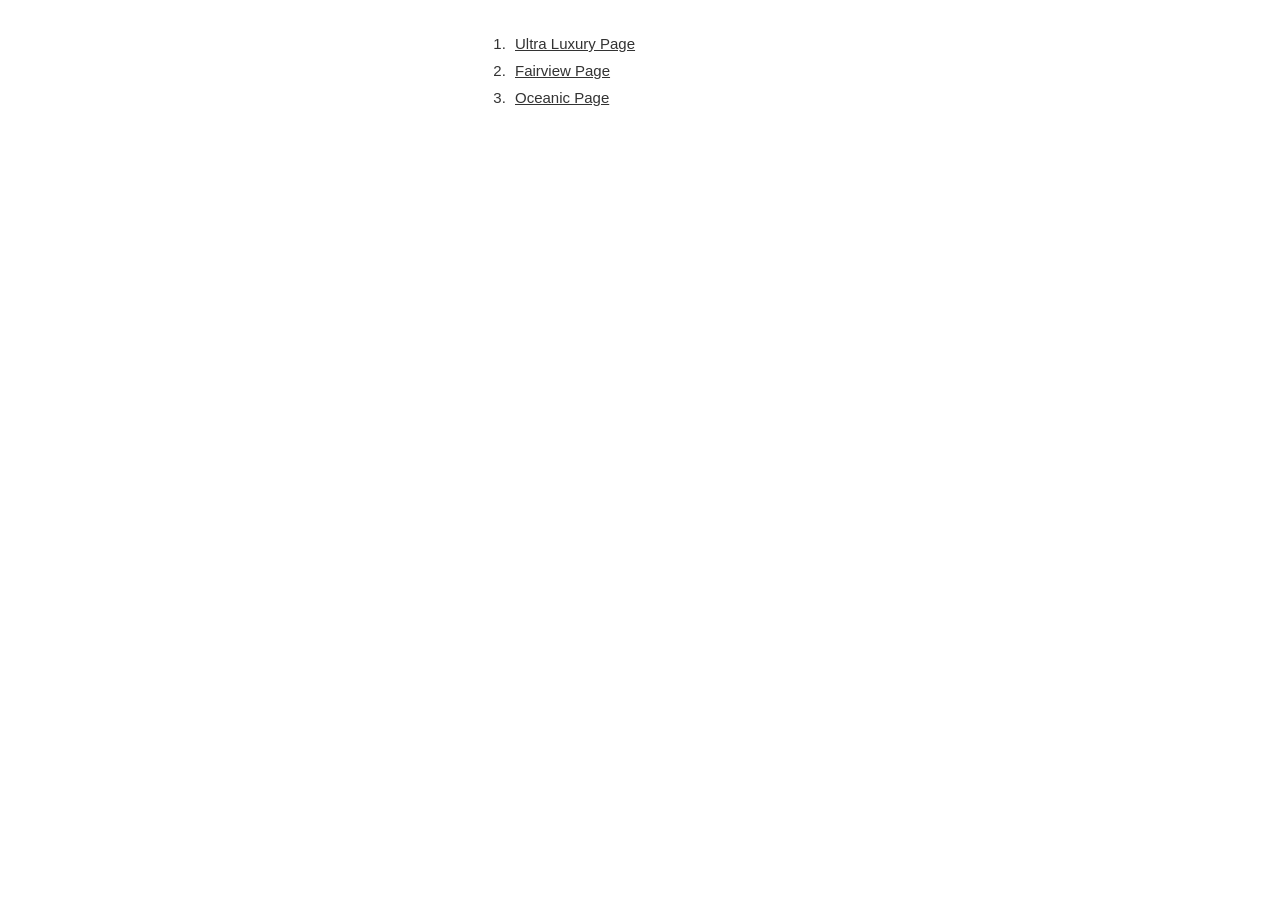
<file: index.html>
<!doctype html>
<html>

<head>
    <meta charset="UTF-8">
    <title>ORL</title>
    <meta content="width=device-width, initial-scale=1.0, maximum-scale=1.0, user-scalable=0" name="viewport">
    <style>
        * {
            margin: 0;
            padding: 0;
        }

        h3 {
            margin-bottom: 20px;
        }

        .page_list li {
            padding: 5px;
            font: 15px Arial, Helvetica, sans-serif;
            color: #333;
            margin-left: 30px;
        }

        .page_list li ul {
            margin: 5px 0 0 15px;
        }

        .page_list li a {
            color: #333;
        }

        .container {
            width: 320px;
            margin: 30px auto;
            font: 15px Arial, Helvetica, sans-serif;
        }

        hr {
            margin: 40px 0;
        }
    </style>
</head>

<body>
    <div class="container">
        <ol class="page_list">
            <li><a href="ultra-page.html" target="_blank">Ultra Luxury Page</a></li>
            <li><a href="fairview-page.html" target="_blank">Fairview Page</a></li>
            <li><a href="oceanic-page.html" target="_blank">Oceanic Page</a></li>
        </ol>
    </div>
</body>

</html>
</file>
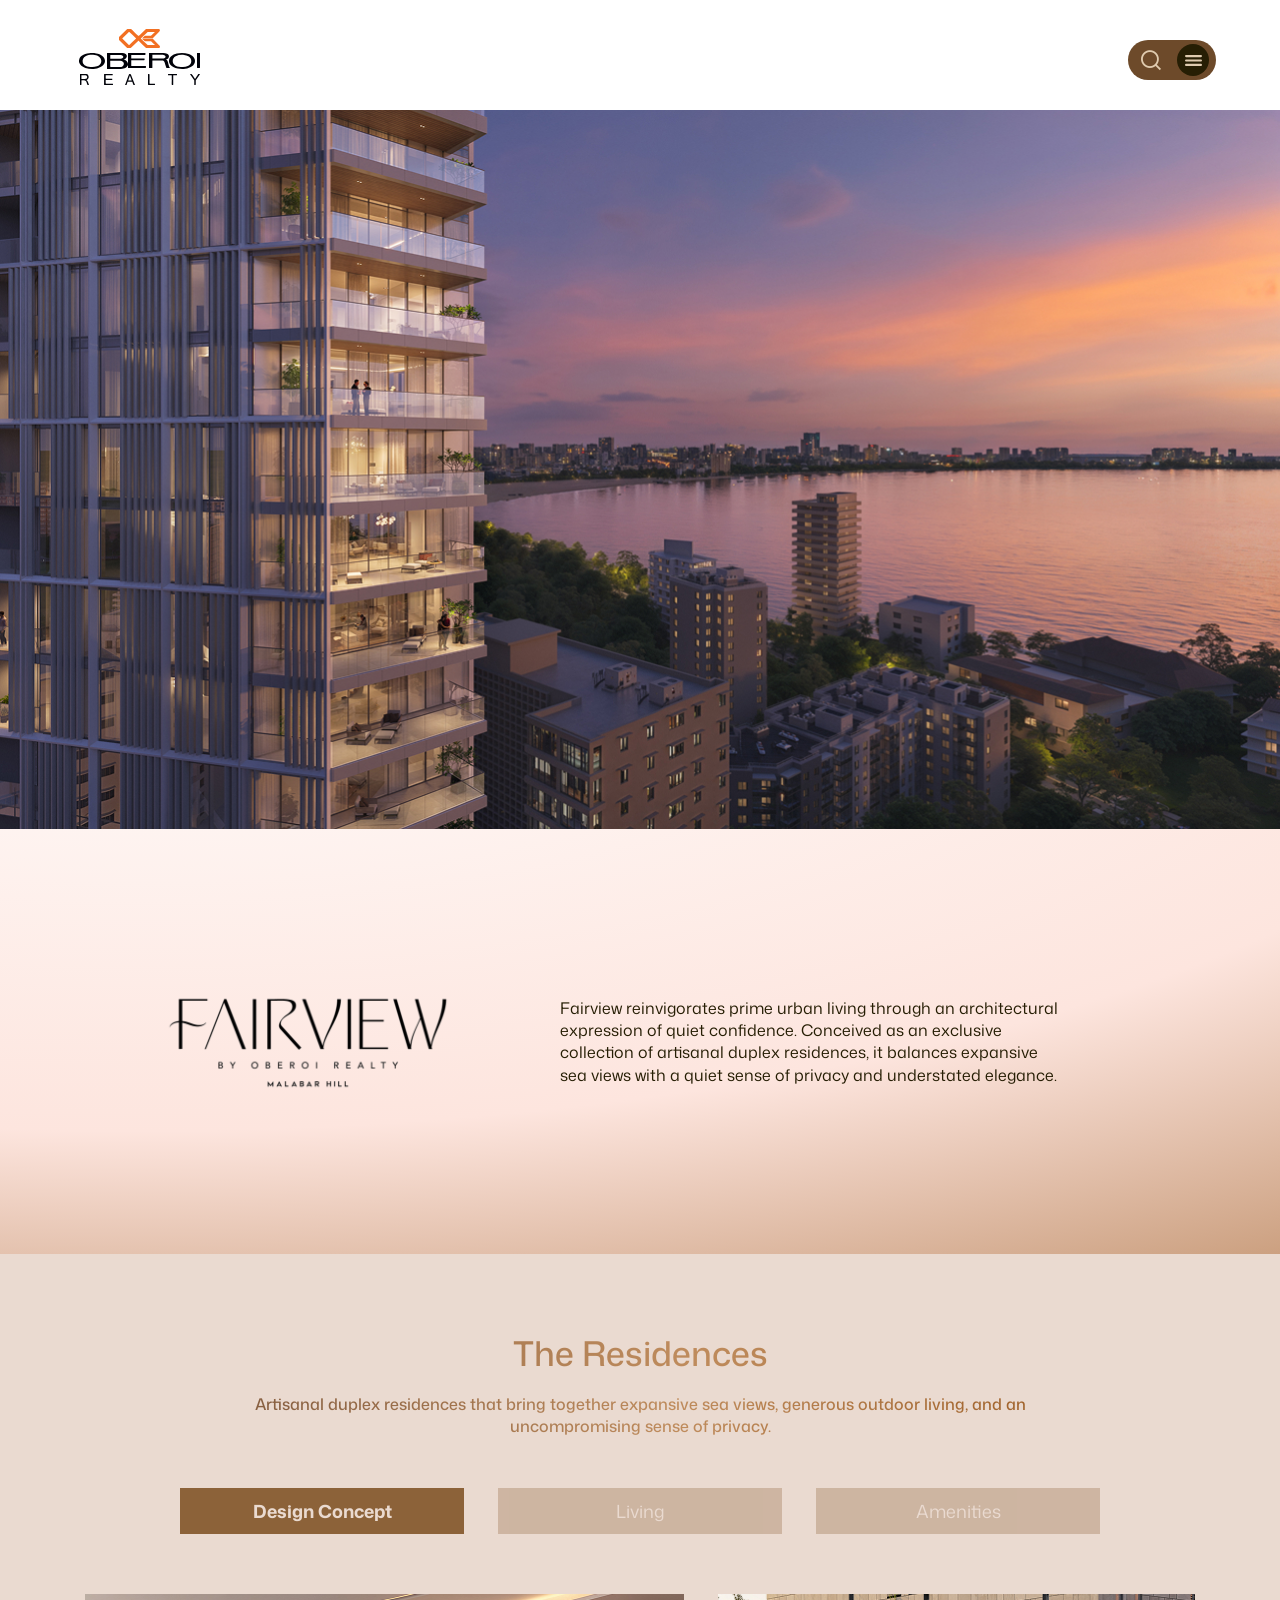
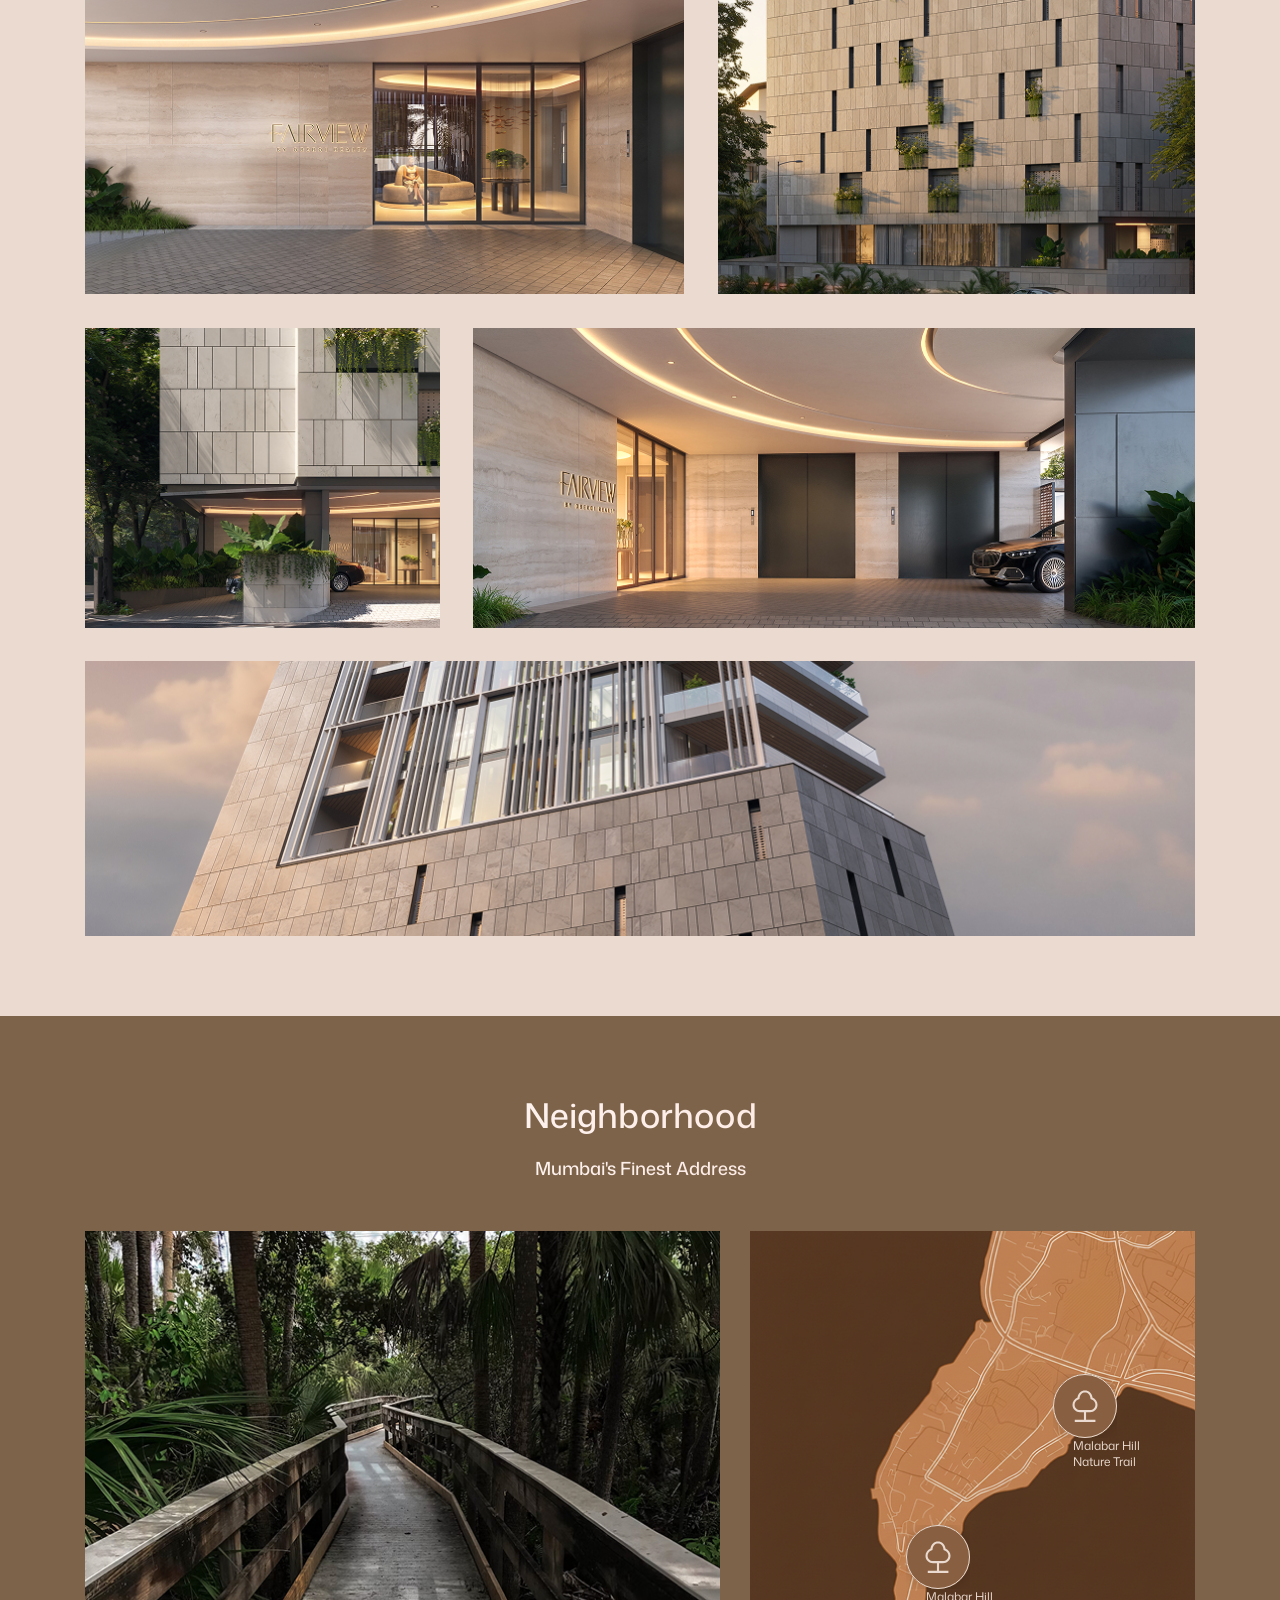
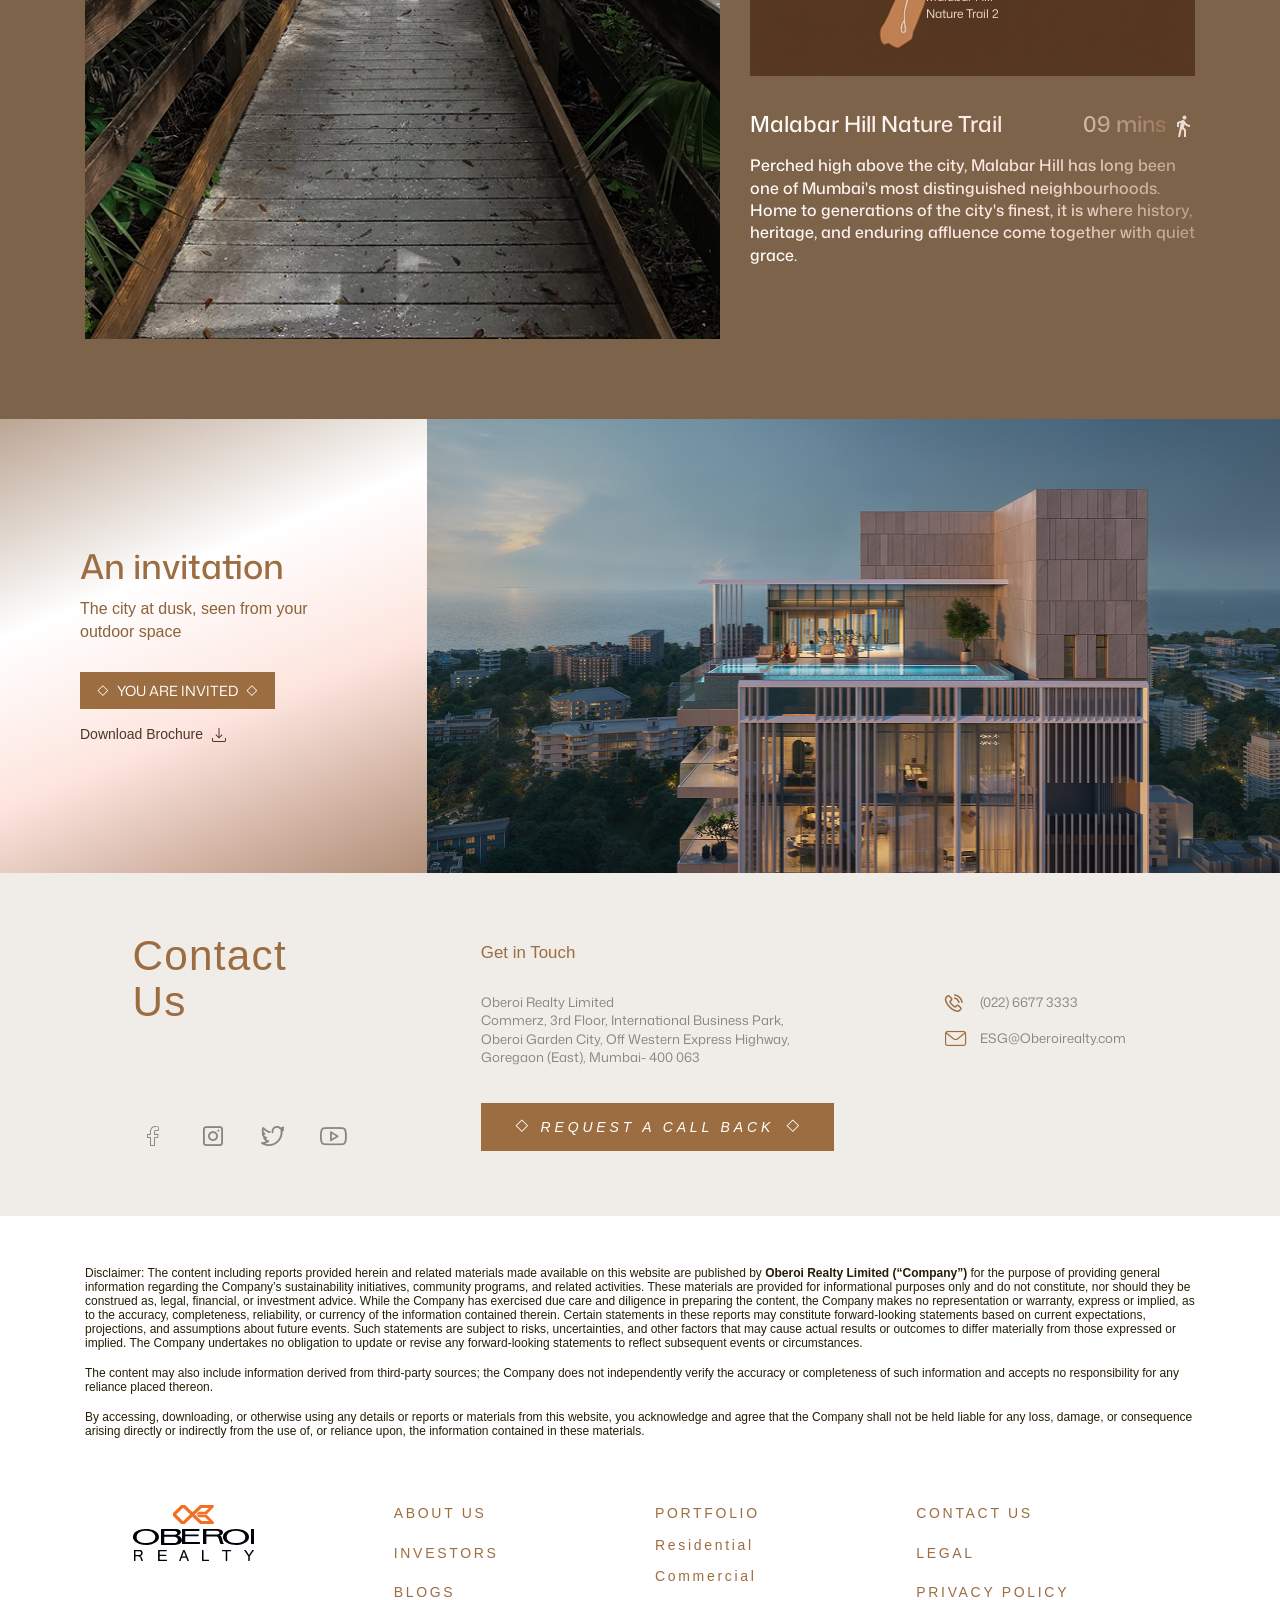
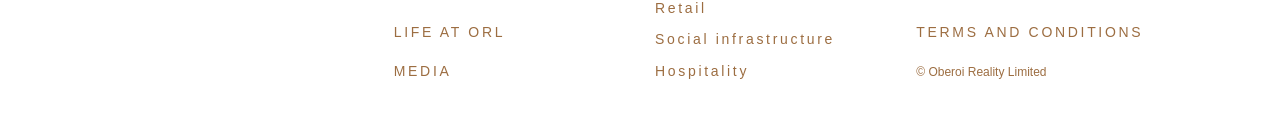
<file: fairview-page.html>
<!doctype html>
<html class="no-js" lang="en">

<head>
  <meta charset="utf-8">
  <meta name="description" content="">
  <meta name="viewport" content="width=device-width, initial-scale=1.0">
  <title>ORL Ultra Luxury</title>
  <link rel="icon" href="images/ultra/logo_orl_logo.png" type="image/png">

  <link rel="preconnect" href="https://fonts.googleapis.com">
  <link rel="preconnect" href="https://fonts.gstatic.com" crossorigin>
  <link href="https://fonts.googleapis.com/css2?family=Mona+Sans:ital,wght@0,200..900;1,200..900&display=swap"
    rel="stylesheet">

  <link rel="stylesheet" href="styles/bootstrap.css">
  <link rel="stylesheet" href="styles/owl.carousel.css">
  <link rel="stylesheet" href="styles/ultra-main.css">
</head>

<body>
  <!--Header start-->
  <header class="header">
    <div class="container">
      <div class="row">
        <div class="col"><a href="#" class="logo"><img src="images/svg/logo-footer.svg" alt=""></a></div>
        <div class="ml-md-auto">
          <div class="menu-box">
            <a href="#" class="serch-click"><span class="icon-noun-search-1060325"></span></a>
            <a href="#" class="menu"><img src="images/menu.svg" alt=""></a>
          </div>
        </div>
      </div>
    </div>
  </header>
  <div class="expand-menu">
    <header class="header">
      <div class="container">
        <div class="row">
          <div class="col"><a href="#" class="logo"><img src="images/logo.svg" alt=""></a></div>
          <div class="ml-md-auto">
            <div class="menu-box">
              <a href="#" class="serch-click"><span class="icon-noun-search-1060325"></span></a>
              <a href="javascript:void(0)" class="menu close"><img src="images/close.png" alt=""></a>
            </div>
          </div>
        </div>
      </div>
    </header>
    <div class="menu-other-details">
      <div class="container">
        <div class="row align-items-center">
          <div class="col-md-8">
            <ul class="menu-list">
              <li><a href="#">About Us <span class="icon-cta-icon"></span></a></li>
              <li><a href="product-listing.html">Portfolio <span class="icon-cta-icon"></span></a>
                <ul class="others-link">
                  <li><a href="#">Retail</a></li>
                  <li><a href="#">Commercial</a></li>
                  <li><a href="#">Residential</a></li>
                  <li><a href="#">Hospitality</a></li>
                  <li><a href="#">Social Infrastructure</a></li>
                </ul>
              </li>
              <li><a href="#">Investors <span class="icon-cta-icon"></span></a></li>
              <li><a href="#">Life at ORL <span class="icon-cta-icon"></span></a></li>
              <li><a href="#">Media <span class="icon-cta-icon"></span></a></li>
              <li><a href="#">Blogs <span class="icon-cta-icon"></span></a></li>
              <li><a href="contact-us.html">Contact Us <span class="icon-cta-icon"></span></a></li>
            </ul>
            <ul class="list-social MT30">
              <li><a href=""><span class="icon-facebook"></span></a></li>
              <li><a href=""><span class="icon-noun-instagram-3350818"></span></a></li>
              <li><a href=""><span class="icon-twitter"></span></a></li>
              <li><a href=""><span class="icon-youtube2"></span></a></li>
            </ul>
          </div>
          <div class="col-md-4">
            <img src="images/337x465.jpg" alt="" class="responsive-img">
            <p class="MT45 CTR">
              <a href="#" class="read-more">book an appointment <span class="icon-cta-icon"></span></a>
            </p>
          </div>
        </div>
      </div>
    </div>
  </div>
  <div class="expand-search">
    <header class="header">
      <div class="container">
        <div class="row">
          <div class="col"><a href="#" class="logo"><img src="images/logo.svg" alt=""></a></div>
          <div class="ml-md-auto">
            <div class="menu-box">
              <a href="#" class="search close"><img src="images/close.png" alt=""></a>
              <a href="javascript:void(0)" class="menu"><img src="images/menu.png" alt=""></a>
            </div>
          </div>
        </div>
      </div>
    </header>
    <div class="menu-other-details">
      <div class="container">
        <form>
          <div class="form-group search-type-box">
            <input type="search" required class="form-control line-inpt" id="search" placeholder="Type Here">
            <button type="submit" class="search-button"><span class="icon-noun-search-1060325"></span></button>
          </div>
        </form>
        <h2 class="MT30">About 23 searches</h2>
        <ul class="search-list">
          <li>
            <p class="date-info">oberoireality.com/about us</p>
            <h4 class="hd3"><a href="#">Page Section Name</a></h4>
            <p>Lorem ipsum dolor sit amet, consectetur adipiscing elit, sed do eiusmod tempor incididunt ut labore et
              dolore magna aliqua. Ut enim ad minim veniam quis nostrud exercitation ullamco laboris nisi ut aliquip ex
              ea commodo consequat.</p>
          </li>
          <li>
            <p class="date-info">oberoireality.com/about us</p>
            <h4 class="hd3"><a href="#">Page Section Name</a></h4>
            <p>Lorem ipsum dolor sit amet, consectetur adipiscing elit, sed do eiusmod tempor incididunt ut labore et
              dolore magna aliqua. Ut enim ad minim veniam quis nostrud exercitation ullamco laboris nisi ut aliquip ex
              ea commodo consequat.</p>
          </li>
          <li>
            <p class="date-info">oberoireality.com/about us</p>
            <h4 class="hd3"><a href="#">Page Section Name</a></h4>
            <p>Lorem ipsum dolor sit amet, consectetur adipiscing elit, sed do eiusmod tempor incididunt ut labore et
              dolore magna aliqua. Ut enim ad minim veniam quis nostrud exercitation ullamco laboris nisi ut aliquip ex
              ea commodo consequat.</p>
          </li>
          <li>
            <p class="date-info">oberoireality.com/about us</p>
            <h4 class="hd3"><a href="#">Page Section Name</a></h4>
            <p>Lorem ipsum dolor sit amet, consectetur adipiscing elit, sed do eiusmod tempor incididunt ut labore et
              dolore magna aliqua. Ut enim ad minim veniam quis nostrud exercitation ullamco laboris nisi ut aliquip ex
              ea commodo consequat.</p>
          </li>
        </ul>
      </div>
    </div>
  </div>
  <!--Header end-->

  <section class="hero-banner music-on">
    <picture>
      <source srcset="images/ultra/hero-banner-mob.jpg" media="(max-width: 576px)">
      <img src="images/ultra/hero-pdp-banner.jpg" alt="Hero Banner">
    </picture>
  </section>
  <!-- <section class="hero-banner music-on">
    <video class="embed-responsive-item d-sm-none" autoplay loop muted>
        <source src="images/videos/csr-banner-mob.mp4" type="video/mp4">
    </video>
    <video id="myVideo" class="embed-responsive-item d-none d-sm-block" autoplay loop muted>
        <source src="images/videos/csr-banner.mp4" type="video/mp4">
    </video>
    <div class="banner-ctnt">
        <div class="container">
            <h4 class="heading-title op1 os-animation" data-os-animation="zoomIn" data-os-animation-delay=".2s">Shaping
                a future where luxury leads <br> with conscience and care</h4>
        </div>
    </div>
    <div id="mute-btn" class="muted" aria-pressed="false" aria-label="Toggle audio">
        <span class="icon-soundoff"></span>
    </div>
</section>
<audio id="bg-music" loop>
    <source src="images/videos/music-file.mp3" type="audio/mpeg">
</audio> -->
  <section class="ultra-intro pdp">
    <div class="container">
      <div class="section100">
        <div class="row align-items-center">
          <div class="col-md-5 os-animation" data-os-animation="fadeInUp" data-os-animation-delay=".3s">
            <div class="text-center">
              <img src="images/ultra/fairview-logo.svg" alt="" width="300">
            </div>
          </div>
          <div class="col-md-7 os-animation" data-os-animation="fadeInUp" data-os-animation-delay=".6s">
            <!-- <h3 class="UC">Worli</h3> -->
            <p class="mb-0">Fairview reinvigorates prime urban living through an architectural expression of quiet confidence. Conceived as an exclusive collection of artisanal duplex residences, it balances expansive sea views with a quiet sense of privacy and understated elegance.</p>
          </div>
        </div>
      </div>
    </div>
  </section>

  <section class="ultra-residances">
    <!-- <audio id="beep-one" preload="auto">
      <source src="images/ultra/beep.mp3" type="audio/mpeg">
      <source src="images/ultra/beep.ogg" type="audio/ogg">
      Your browser isn't invited for super fun time.
    </audio> -->
    <div class="container ultra-tabs">
      <h3 class="hd4">The Residences</h3>
      <h4 class="ultra-sub-title MT20">Artisanal duplex residences that bring together expansive sea views, generous outdoor living, and an uncompromising sense of privacy.</h4>
      <ul class="nav ultra-tabs-list">
        <li class="nav-item" role="presentation">
          <a class="active" id="home-tab" data-toggle="tab" href="#ultraTab1" role="tab" aria-controls="Design Concept"
            aria-selected="true" data-title="Artisanal duplex residences that bring together expansive sea views, generous outdoor living, and an uncompromising sense of privacy.">Design Concept</a>
        </li>
        <li class="nav-item" role="presentation">
          <a class="" id="profile-tab" data-toggle="tab" href="#ultraTab2" role="tab" aria-controls="Living"
            aria-selected="false" data-title="Each residence is conceived with outdoor living as an extension of the home, where privacy, serenity, and understated elegance shape everyday living.">Living</a>
        </li>
        <li class="nav-item" role="presentation">
          <a class="" id="contact-tab" data-toggle="tab" href="#ultraTab3" role="tab" aria-controls="Amenities"
            aria-selected="false" data-title="As you rise above the city, rooftop amenities invite moments to unwind, recharge, and linger">Amenities</a>
        </li>
      </ul>
      <div class="tab-content" id="ultraTabContent">
        <div class="tab-pane fade show active" id="ultraTab1" role="tabpanel" aria-labelledby="home-tab">
          <div class="gallery">
            <div class="row row-1">
              <div class="item">
                <!-- <div class="item-icons music-ic"><a href="" class="volume-ic"></a></div> -->
                <div class="item-icons"><a href="" class="rise act">Sunrise</a><a href="" class="set">Sunset</a></div>
                <img src="images/ultra/reside/design_01.jpg" class="img-sunrise" alt="">
                <img src="images/ultra/reside/design_01_h.jpg" class="img-sunset hide" alt="">
              </div>
              <div class="item">
                <div class="item-icons"><a href="" class="rise act">Sunrise</a><a href="" class="set">Sunset</a></div>
                <img src="images/ultra/reside/design_02.jpg" class="img-sunrise" alt="">
                <img src="images/ultra/reside/design_02_h.jpg" class="img-sunset hide" alt="">
              </div>
            </div>

            <div class="row row-2">
              <div class="item">
                <div class="item-icons"><a href="" class="rise act">Sunrise</a><a href="" class="set">Sunset</a></div>
                <img src="images/ultra/reside/design_03.jpg" class="img-sunrise" alt="">
                <img src="images/ultra/reside/design_03_h.jpg" class="img-sunset hide" alt="">
              </div>
              <div class="item">
                <div class="item-icons"><a href="" class="rise act">Sunrise</a><a href="" class="set">Sunset</a></div>
                <img src="images/ultra/reside/design_04.jpg" class="img-sunrise" alt="">
                <img src="images/ultra/reside/design_04_h.jpg" class="img-sunset hide" alt="">
              </div>
            </div>

            <div class="row row-3">
              <div class="item">
                <div class="item-icons"><a href="" class="rise act">Sunrise</a><a href="" class="set">Sunset</a></div>
                <img src="images/ultra/reside/design_05.png" class="img-sunrise" alt="">
                <img src="images/ultra/reside/design_05_h.png" class="img-sunset hide" alt="">
              </div>
            </div>
          </div>
        </div>
        <div class="tab-pane fade" id="ultraTab2" role="tabpanel" aria-labelledby="profile-tab">
          <div class="gallery">
            <div class="row row-1">
              <div class="item">
                <div class="item-icons"><a href="" class="rise act">Sunrise</a><a href="" class="set">Sunset</a></div>
                <img src="images/ultra/reside/living_01.jpg" class="img-sunrise" alt="">
                <img src="images/ultra/reside/living_01_h.jpg" class="img-sunset hide" alt="">
              </div>
              <div class="item">
                <div class="item-icons"><a href="" class="rise act">Sunrise</a><a href="" class="set">Sunset</a></div>
                <img src="images/ultra/reside/living_02.jpg" class="img-sunrise" alt="">
                <img src="images/ultra/reside/living_02_h.jpg" class="img-sunset hide" alt="">
              </div>
            </div>

            <div class="row row-3">
              <div class="item">
                <div class="item-icons"><a href="" class="rise act">Sunrise</a><a href="" class="set">Sunset</a></div>
                <img src="images/ultra/reside/living_05.jpg" class="img-sunrise" alt="">
                <img src="images/ultra/reside/living_05_h.jpg" class="img-sunset hide" alt="">
              </div>
            </div>

            <div class="row row-2">
              <div class="item">
                <div class="item-icons"><a href="" class="rise act">Sunrise</a><a href="" class="set">Sunset</a></div>
                <img src="images/ultra/reside/living_03.jpg" class="img-sunrise" alt="">
                <img src="images/ultra/reside/living_03_h.jpg" class="img-sunset hide" alt="">
              </div>
              <div class="item">
                <div class="item-icons"><a href="" class="rise act">Sunrise</a><a href="" class="set">Sunset</a></div>
                <img src="images/ultra/reside/living_04.jpg" class="img-sunrise" alt="">
                <img src="images/ultra/reside/living_04_h.jpg" class="img-sunset hide" alt="">
              </div>
            </div>


          </div>
        </div>
        <div class="tab-pane fade" id="ultraTab3" role="tabpanel" aria-labelledby="contact-tab">
          <div class="gallery">
            <div class="row row-3">
              <div class="item">
                <div class="item-icons"><a href="" class="rise act">Sunrise</a><a href="" class="set">Sunset</a></div>
                <img src="images/ultra/reside/amenities_01.jpg" class="img-sunrise" alt="">
                <img src="images/ultra/reside/amenities_01_h.jpg" class="img-sunset hide" alt="">
              </div>
            </div>
            <div class="row row-2">
              <div class="item">
                <div class="item-icons"><a href="" class="rise act">Sunrise</a><a href="" class="set">Sunset</a></div>
                <img src="images/ultra/reside/amenities_04.jpg" class="img-sunrise" alt="">
                <img src="images/ultra/reside/amenities_04_h.jpg" class="img-sunset hide" alt="">
              </div>
              <div class="item">
                <div class="item-icons"><a href="" class="rise act">Sunrise</a><a href="" class="set">Sunset</a></div>
                <img src="images/ultra/reside/amenities_05.jpg" class="img-sunrise" alt="">
                <img src="images/ultra/reside/amenities_05_h.jpg" class="img-sunset hide" alt="">
              </div>
            </div>
            <div class="row row-1">
              <div class="item">
                <div class="item-icons"><a href="" class="rise act">Sunrise</a><a href="" class="set">Sunset</a></div>
                <img src="images/ultra/reside/amenities_02.jpg" class="img-sunrise" alt="">
                <img src="images/ultra/reside/amenities_02_h.jpg" class="img-sunset hide" alt="">
              </div>
              <div class="item">
                <div class="item-icons"><a href="" class="rise act">Sunrise</a><a href="" class="set">Sunset</a></div>
                <img src="images/ultra/reside/amenities_03.jpg" class="img-sunrise" alt="">
                <img src="images/ultra/reside/amenities_03_h.jpg" class="img-sunset hide" alt="">
              </div>
            </div>
          </div>
        </div>
      </div>
    </div>
  </section>

  <!-- <div class="iframe-view animated"><a href="javascript:void(0)" class="close-iframe"><img src="images/close.svg" width="30" height="30" alt=""></a>
    <iframe src="https://oberoibandravt.blr1.digitaloceanspaces.com/index.htm" width="100%" height="100%" style="border:0;" allowfullscreen="" loading="lazy"></iframe>
  </div>

  <section class="ultra-view">
    <div class="container">
      <h3 class="hd4">Views</h3>
      <h4 class="ultra-sub-title MT20">Framed by open skies and the Arabian Sea - the residences are bathed in shifting
        light and hues through the day.</h4>
    </div>
    <div class="ultra-view-box"><a href="javascript:void(0)" class="view-link"><img src="images/ultra/sea-view.svg" alt=""></a>
      <picture>
        <source srcset="images/ultra/ultra-view-mob.png" media="(max-width: 576px)">
        <img src="images/ultra/ultra-view.jpg" alt="Ultra View">
      </picture>
    </div>
  </section> -->

  <section class="neighborhood">
    <div class="container">
      <h3 class="hd4">Neighborhood</h3>
      <h4 class="ultra-sub-title MT20">Mumbai's Finest Address</h4>

      <!-- <ul class="nav ultra-tabs-list op1" id="myTab" role="tablist">
        <li class="nav-item" role="presentation">
          <a class="nav-link active" id="home-tab" data-toggle="tab" href="#home" role="tab" aria-controls="home"
            aria-selected="true"><span class="icn-nature"></span> Nature</a>
        </li>
        <li class="nav-item" role="presentation">
          <a class="nav-link" id="profile-tab" data-toggle="tab" href="#profile" role="tab" aria-controls="profile"
            aria-selected="false"><span class="icn-dinning"></span> Dining</a>
        </li>
        <li class="nav-item" role="presentation">
          <a class="nav-link" id="contact-tab" data-toggle="tab" href="#contact" role="tab" aria-controls="contact"
            aria-selected="false"><span class="icn-culture"></span> Culture</a>
        </li>
      </ul> -->
      <div class="tab-content MT50" id="myTabContent">
        <div class="tab-pane fade show active" id="home" role="tabpanel" aria-labelledby="home-tab">
          <div class="row">
            <div class="col-md-7 ctnt-group-1">
              <div class="content p1 act" data-tab="1"><img src="images/ultra/neighborhood-img.jpg" class="neig-mImg"
                  alt="Neighborhood"></div>
              <div class="content p2" data-tab="2"><img src="images/ultra/neighborhood2.jpg" class="neig-mImg"
                  alt="Neighborhood">
              </div>
            </div>
            <div class="col-md-5">
              <div class="neig-img">
                <div class="tabs">
                  <a href="#" class="tab nature act" data-tab="1"><span><img src="images/ultra/nature.svg"
                        alt=""></span> <strong class="ML20">Malabar Hill<br>Nature Trail</strong></a>
                  <a href="#" class="tab nature1" data-tab="2"><span><img src="images/ultra/nature.svg" alt=""></span>
                    <strong class="ML20">Malabar Hill<br>Nature Trail 2</strong></a>
                </div>
                <img src="images/ultra/nature-rt.jpg" alt="">
              </div>
              <div class="neig-rt">
                <div class="ctnt-group-2">
                  <div class="content act" data-tab="1">
                    <h4 class="hd-2">Malabar Hill Nature Trail <span>09 mins <img src="images/ultra/mins.svg"
                          alt=""></span>
                    </h4>
                    <p class="mb-0">Perched high above the city, Malabar Hill has long been one of Mumbai's most distinguished neighbourhoods. Home to generations of the city's finest, it is where history, heritage, and enduring affluence come together with quiet grace.</p>
                  </div>
                  <div class="content" data-tab="2">
                    <h4 class="hd-2">Malabar Hill Nature Trail 2 <span>09 mins <img src="images/ultra/mins.svg"
                          alt=""></span>
                    </h4>
                    <p class="mb-0">The Malabar Hill Elevated Nature Trail is Mumbai's first elevated forest walkway.
                      This
                      485-meter wooden canopy walk winds through a dense 12-acre urban forest near Hanging Garden,
                      offering
                      birdwatchers a quiet escape and panoramic views of Girgaon Chowpatty and the city skyline.</p>
                  </div>
                </div>

              </div>
            </div>
          </div>
        </div>
        <div class="tab-pane fade" id="profile" role="tabpanel" aria-labelledby="profile-tab">
          <div class="row">
            <div class="col-md-7">
              <div class="p1s">
                <img src="images/ultra/neighborhood-img.jpg" class="neig-mImg" alt="Neighborhood">
              </div>
            </div>
            <div class="col-md-5">
              <div class="neig-img">
                <img src="images/svg/nature-rt.jpg" alt="">
              </div>
              <div class="neig-rt">
                <h4 class="hd-2">Malabar Hill Nature Trail <span>09 mins <img src="images/svg/mins.svg" alt=""></span>
                </h4>
                <p class="mb-0">Perched high above the city, Malabar Hill has long been one of Mumbai's most distinguished neighbourhoods. Home to generations of the city's finest, it is where history, heritage, and enduring affluence come together with quiet grace.</p>
              </div>
            </div>
          </div>
        </div>
        <div class="tab-pane fade" id="contact" role="tabpanel" aria-labelledby="contact-tab">
          <div class="row">
            <div class="col-md-7">
              <div class="p1s">
                <img src="images/ultra/neighborhood-img.jpg" class="neig-mImg" alt="Neighborhood">
              </div>
            </div>
            <div class="col-md-5">
              <div class="neig-img">
                <img src="images/svg/nature-rt.jpg" alt="">
              </div>
              <div class="neig-rt">
                <h4 class="hd-2">Malabar Hill Nature Trail <span>09 mins <img src="images/svg/mins.svg" alt=""></span>
                </h4>
                <p class="mb-0">The Malabar Hill Elevated Nature Trail is Mumbai's first elevated forest walkway. This
                  485-meter wooden canopy walk winds through a dense 12-acre urban forest near Hanging Garden, offering
                  birdwatchers a quiet escape and panoramic views of Girgaon Chowpatty and the city skyline.</p>
              </div>
            </div>
          </div>
        </div>
      </div>

    </div>
  </section>
  <section class="invite-box">
    <div class="container-fluid px-0">
      <div class="row no-gutters">
        <div class="col-md-4 invite-lt">
          <div class="invite-ltInner">
            <div class="">
              <h3 class="hd4">An invitation</h3>
              <p class="fs-16">The city at dusk, seen from your outdoor space</p>
            </div>
            <div class="">
              <div class="btn-box">
                <a href="javascript:;" class="requestBtn"><span class="icon-cta-icon"></span>
                  You Are Invited
                  <span class="icon-cta-icon"></span></a>
              </div>
              <p class="fs-14"><a href="">Download Brochure <span class="ML5"><img src="images/ultra/download.svg"
                      alt=""> </span> </a></p>
            </div>
          </div>
        </div>
        <div class="col-md-8"><img src="images/ultra/invite-img.jpg" class="responsive-img" alt=""></div>
      </div>
    </div>
  </section>
  <!-- Start: Footer -->
  <section class="contact-us">
    <div class="container">
      <div class="row justify-content-center">
        <div class="col-xl-11">
          <div class="row">
            <div class="col-md-4">
              <h3 class="hd1">Contact <span>Us</span></h3>
              <ul class="list-social for-desk">
                <li><a href=""><span class="icon-facebook"></span></a></li>
                <li><a href=""><span class="icon-noun-instagram-3350818"></span></a></li>
                <li><a href=""><span class="icon-twitter"></span></a></li>
                <li><a href=""><span class="icon-youtube2"></span></a></li>
              </ul>
            </div>
            <div class="col-md-8">
              <h4 class="hd2">Get in Touch</h4>
              <div class="row">
                <div class="col-lg-8">
                  <p class="clr-1">Oberoi Realty Limited<br> Commerz, 3rd Floor, International Business Park,<br> Oberoi
                    Garden City, Off Western Express Highway,
                    <br> Goregaon (East), Mumbai- 400 063
                  </p>
                </div>
                <div class="col-lg-4">
                  <div class="mb-3 add">
                    <a href="" class="clr-1"><span class="icon-noun-phone-3612570"></span>(022) 6677 3333</a>
                  </div>
                  <div class="mb-3 add">
                    <a href="mailto:ESG@Oberoirealty.com" class="clr-1"><span
                        class="icon-noun-mail-1092212"></span>ESG@Oberoirealty.com</a>
                  </div>
                </div>
              </div>
              <ul class="list-social for-mob">
                <li><a href=""><span class="icon-facebook"></span></a></li>
                <li><a href=""><span class="icon-noun-instagram-3350818"></span></a></li>
                <li><a href=""><span class="icon-twitter"></span></a></li>
                <li><a href=""><span class="icon-youtube2"></span></a></li>
              </ul>
              <div class="btn-box MT20">
                <a href="javascript:;" class="requestBtn"><span class="icon-cta-icon"></span>
                  Request a call back
                  <span class="icon-cta-icon"></span></a>
              </div>

            </div>
          </div>
        </div>
      </div>
    </div>
    <div class="footer-form">
      <div class="container">
        <div class="enqForm" style="display: none;">
          <span class="cls-cnt">
            <a href="javascript:;" class="close">x</a>
          </span>
          <div class="screen1">
            <form id="homeForm">
              <div class="row">
                <div class="col-sm-6">
                  <input type="text" name="fullname" class="form-control line-inpt mb-5" placeholder="Name"
                    autocomplete="off" maxlength="100" pattern="[a-zA-Z][a-zA-Z\s']*" required
                    oninvalid="this.setCustomValidity('Only alphabets and space are allowed.')"
                    onchange="try{setCustomValidity('')}catch(e){}" oninput="setCustomValidity(' ')">
                </div>
                <div class="col-sm-6">
                  <input type="email" name="email" class="form-control line-inpt mb-5" placeholder="Email Id"
                    pattern="^(?=(.{1,64}@.{1,255}))([!#$%&'*+\-\/=?\^_`{|}~a-zA-Z0-9}]{1,64}(\.[!#$%&'*+\-\/=?\^_`{|}~a-zA-Z0-9]{0,}){0,})@((\[(25[0-5]|2[0-4][0-9]|[01]?[0-9][0-9]?)(\.(25[0-5]|2[0-4][0-9]|[01]?[0-9][0-9]?)){3}\])|([a-zA-Z0-9-]{1,63}(\.[a-zA-Z0-9-]{2,63}){1,}))$"
                    required autocomplete="off" maxlength="254"
                    oninvalid="this.setCustomValidity('Please enter valid email address.')"
                    onchange="try{setCustomValidity('')}catch(e){}" oninput="setCustomValidity(' ')">
                </div>
                <div class="col-sm-6">
                  <div id="result">
                    <input id="phone" type="tel" name="tel" class="form-control line-inpt" required>
                    <span id="valid-msg" class="hide valid-msg">✓ Valid</span>
                    <span id="error-msg" class="hide error-msg"></span>
                  </div>
                </div>
                <div class="col-sm-6">
                  <select class="form-control line-inpt mb-5" required="" name="property" id=""
                    placeholder="Select the Residential Property">
                    <option value="1">Select the Residential Property</option>
                    <option value="2">Select the Residential Property -1</option>
                  </select>
                </div>

                <div class="col-sm-6 mb-3 mt-3">
                  <div class="custom-control custom-radio custom-control-inline">Book Site Visit?</div>
                  <div class="custom-control custom-radio custom-control-inline">
                    <input type="radio" id="customRadioInline1" required="" name="bookSiteRadio" value="yes"
                      class="custom-control-input">
                    <label class="custom-control-label" for="customRadioInline1">Yes</label>
                  </div>
                  <div class="custom-control custom-radio custom-control-inline">
                    <input type="radio" id="customRadioInline2" name="bookSiteRadio" value="no"
                      class="custom-control-input">
                    <label class="custom-control-label" for="customRadioInline2">No</label>
                  </div>
                </div>

                <div class="col-sm-6 dateCntBookSite" style="display: none;">
                  <input type="text" name="date" required="" id="datetimepicker2" class="form-control line-inpt date"
                    placeholder="" autocomplete="off">
                </div>


                <div class="col-md-12">
                  <div class="submit-enq">
                    <div class="add">
                      <a href="" class="clr-1"><span class="icon-noun-phone-3612570 brown"></span>(022) 6677 3333</a>
                    </div>
                    <div class="btn-box MT20">
                      <button class="btn" type="submit"><span class="icon-cta-icon"></span>submit<span
                          class="icon-cta-icon"></span></button>
                    </div>
                  </div>

                </div>

              </div>
            </form>
            <div id="result"></div>
          </div>
          <div class="screen2 hide CTR">
            <h3 class="hd3">Lorem ipsum dolor sit amet</h3>
            <div class="row MT30 justify-content-center">
              <div class="col-md-6">
                <p>Lorem ipsum dolor sit amet, consectetur adipiscing elit, sed do eiusmod tempor incididunt ut labore
                  et dolore magna aliqua. Ut enim ad minim veniam, quis nostrud exercitation ullamco laboris.</p>
              </div>
            </div>

          </div>
        </div>
      </div>
    </div>
  </section>
  <section class="MT50">
    <div class="container">
      <p class="fs-12">Disclaimer: The content including reports provided herein and related materials made available on
        this website are published by <strong>Oberoi Realty Limited (“Company”)</strong> for the purpose of providing
        general information regarding the Company’s sustainability initiatives, community programs, and related
        activities. These materials are provided for informational purposes only and do not constitute, nor should they
        be construed as, legal, financial, or investment advice. While the Company has exercised due care and diligence
        in preparing the content, the Company makes no representation or warranty, express or implied, as to the
        accuracy, completeness, reliability, or currency of the information contained therein. Certain statements in
        these reports may constitute forward-looking statements based on current expectations, projections, and
        assumptions about future events. Such statements are subject to risks, uncertainties, and other factors that may
        cause actual results or outcomes to differ materially from those expressed or implied. The Company undertakes no
        obligation to update or revise any forward-looking statements to reflect subsequent events or circumstances.</p>
      <p class="fs-12">The content may also include information derived from third-party sources; the Company does not
        independently verify the accuracy or completeness of such information and accepts no responsibility for any
        reliance placed thereon.</p>
      <p class="fs-12">By accessing, downloading, or otherwise using any details or reports or materials from this
        website, you acknowledge and agree that the Company shall not be held liable for any loss, damage, or
        consequence arising directly or indirectly from the use of, or reliance upon, the information contained in these
        materials.</p>
    </div>
  </section>
  <footer class="footer">
    <div class="container">
      <div class="row justify-content-center">
        <div class="col-xl-11">
          <div class="row">
            <div class="col-md-3">
              <figure><img src="images/svg/logo-footer.svg" alt=""></figure>
            </div>
            <div class="col-md-3">
              <ul class="list-1">
                <li><a href="">ABOUT US</a></li>
                <li><a href="">INVESTORS</a></li>
                <li><a href="">BLOGS</a></li>
                <li><a href="">LIFE AT ORL</a></li>
                <li><a href="">MEDIA</a></li>
              </ul>
            </div>
            <div class="col-md-3">
              <ul class="list-1 op1">
                <li><a href="product-listing.html">PORTFOLIO</a></li>
                <li><a href="">Residential</a></li>
                <li><a href="">Commercial</a></li>
                <li><a href="">Retail</a></li>
                <li><a href="">Social infrastructure</a></li>
                <li><a href="">Hospitality</a></li>
              </ul>
            </div>
            <div class="col-md-3">
              <ul class="list-1">
                <li><a href="contact-us.html">CONTACT US</a></li>
                <li><a href="">LEGAL</a></li>
                <li><a href="">PRIVACY POLICY</a></li>
                <li><a href="">TERMS AND CONDITIONS</a></li>
                <li class="op1"><a href="">© Oberoi Reality Limited</a></li>
              </ul>
            </div>
          </div>
        </div>
      </div>
    </div>
  </footer>

  <script src="scripts/jquery.js"></script>
  <script src="scripts/popper.js"></script>
  <script src="scripts/bootstrap.js"></script>
  <script src="scripts/waypoints.js"></script>
  <script src="scripts/owl.carousel.js"></script>
  <script src="scripts/main.js"></script>
  <!-- New JS for Ultra page -->
  <script src="scripts/ultra.js"></script>
</body>

</html>
</file>
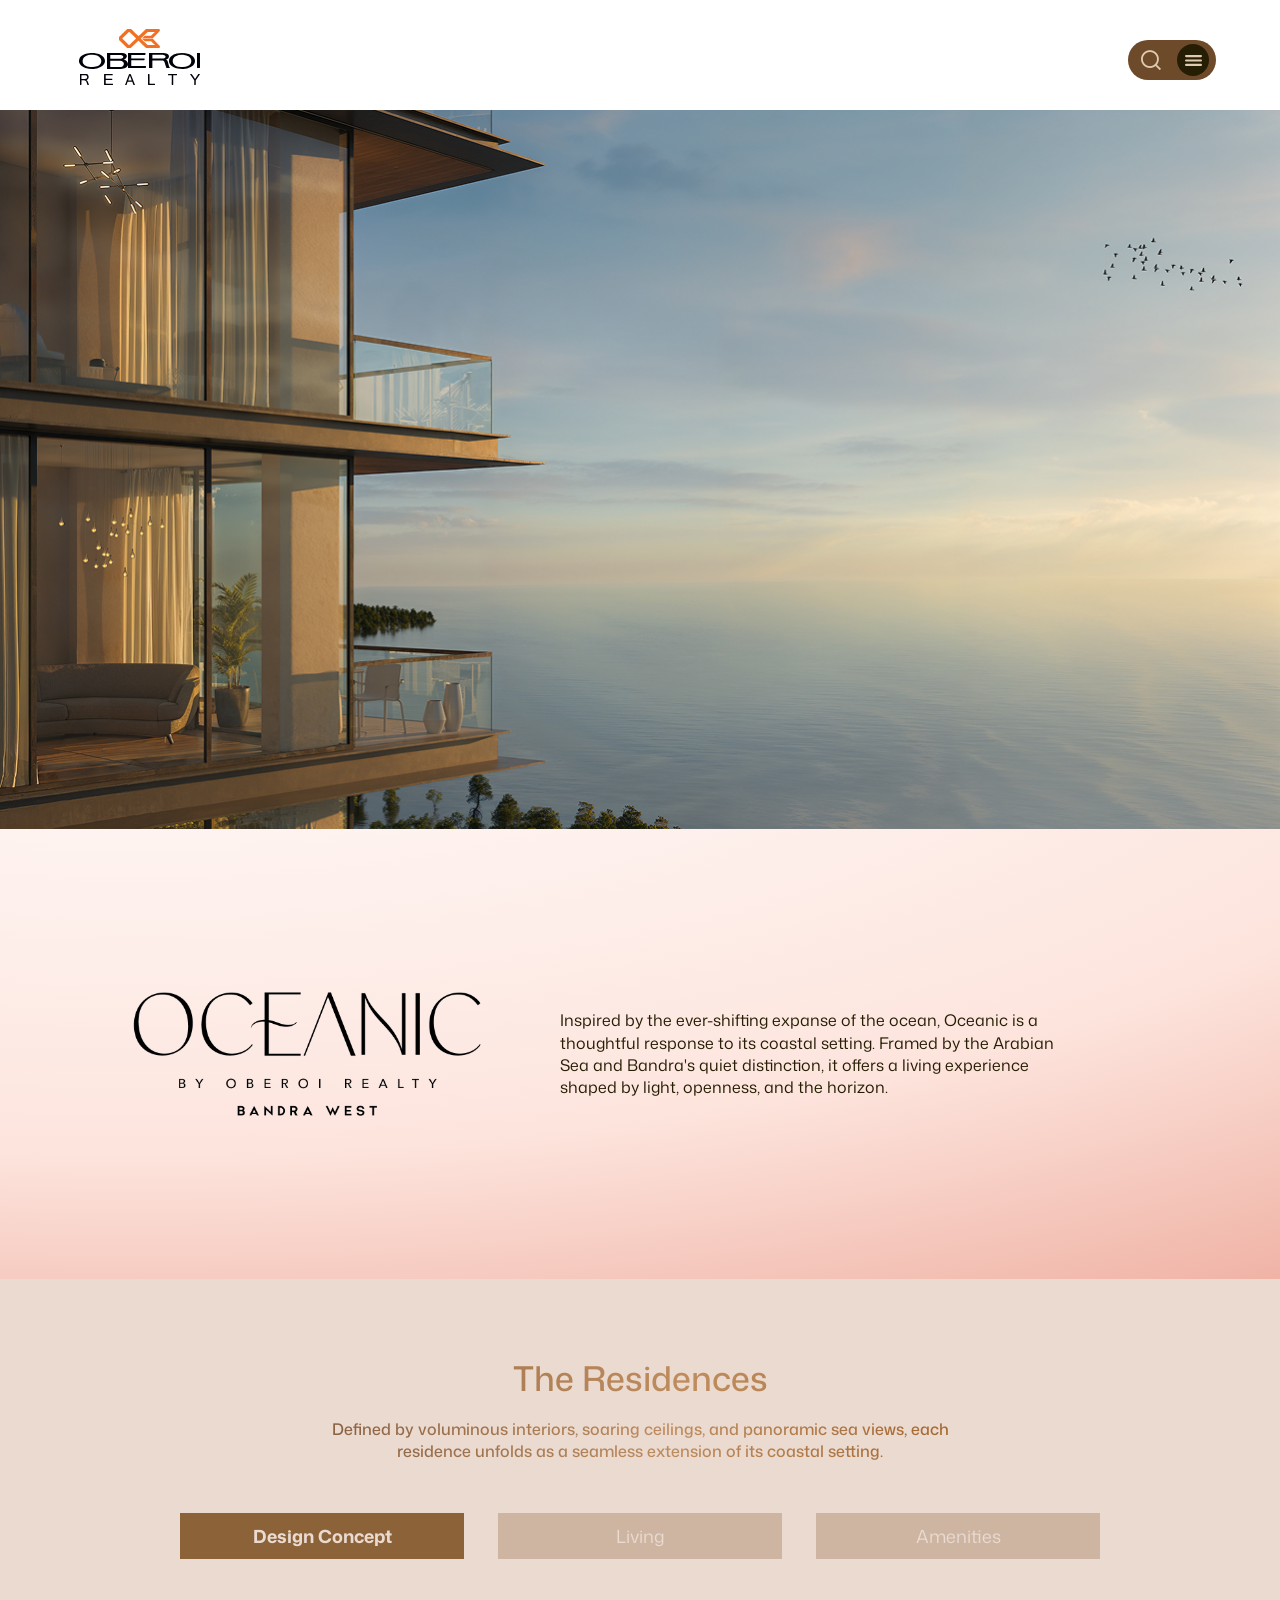
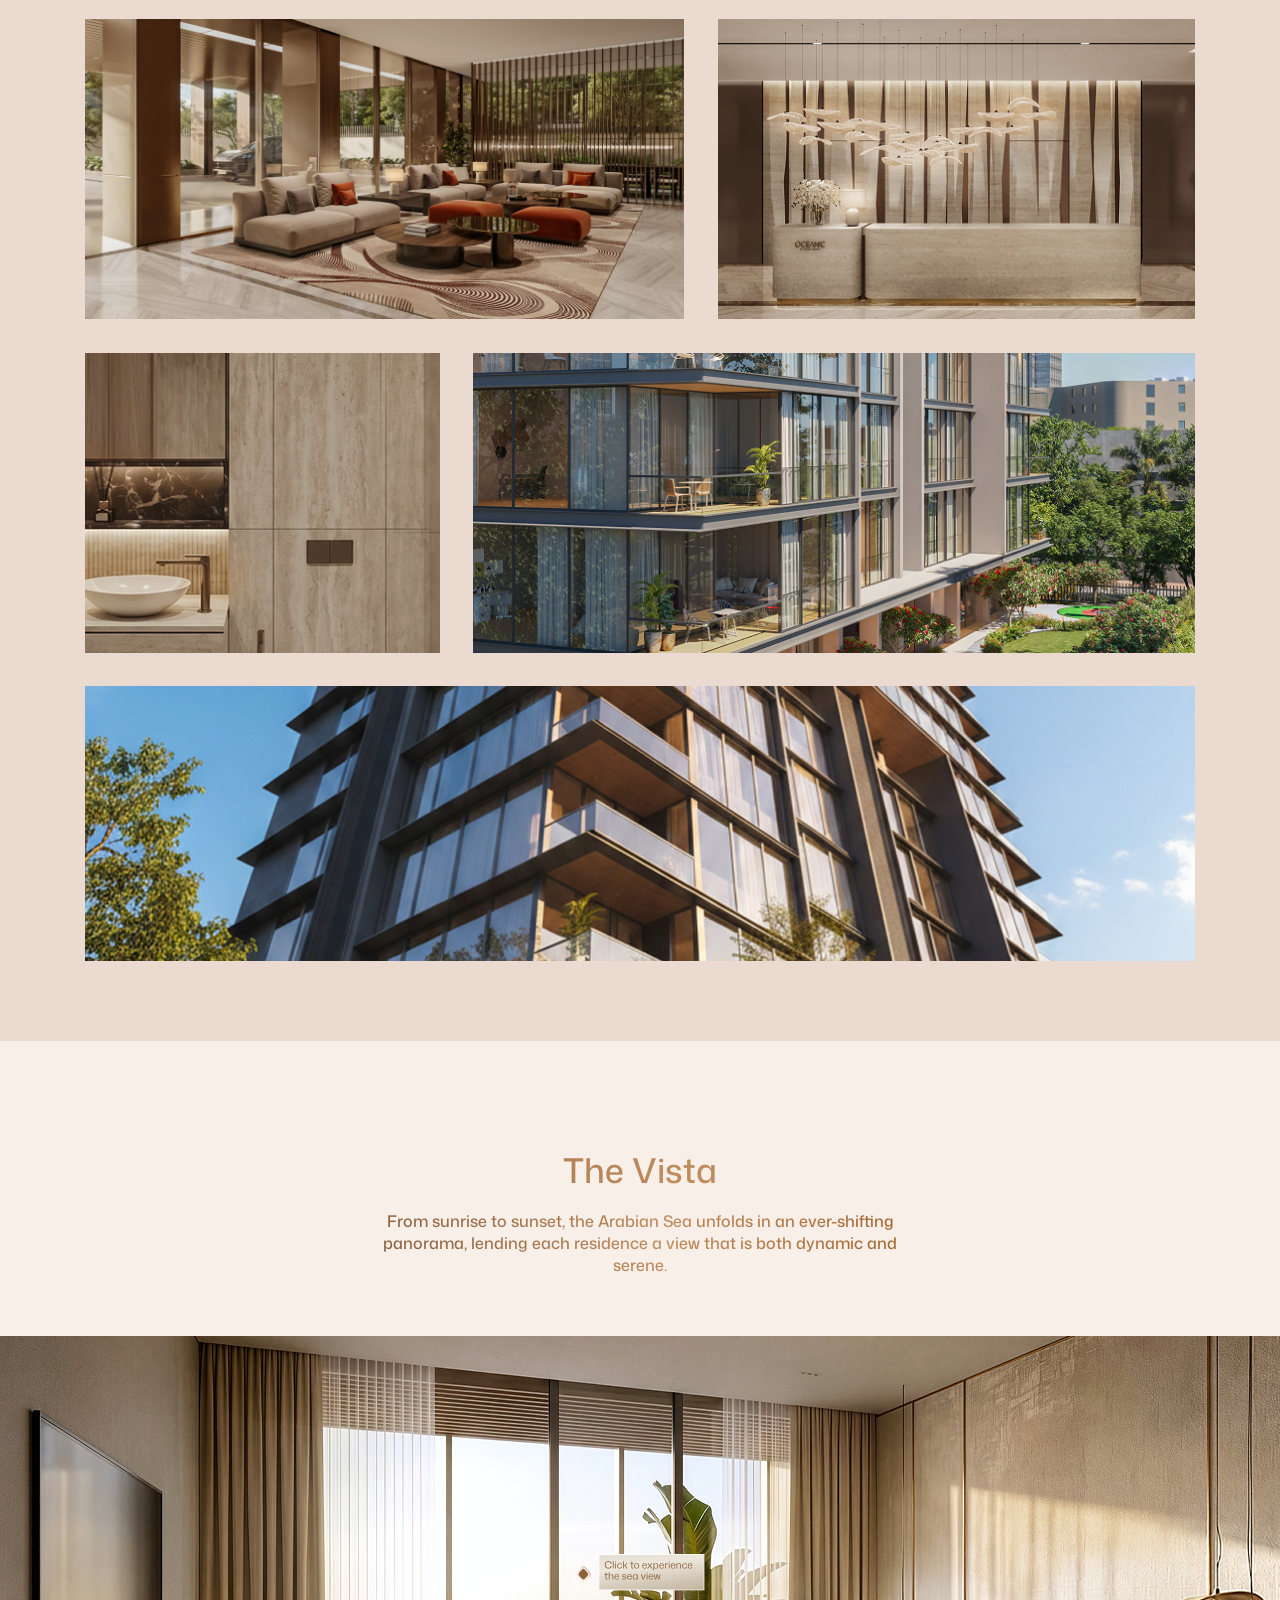
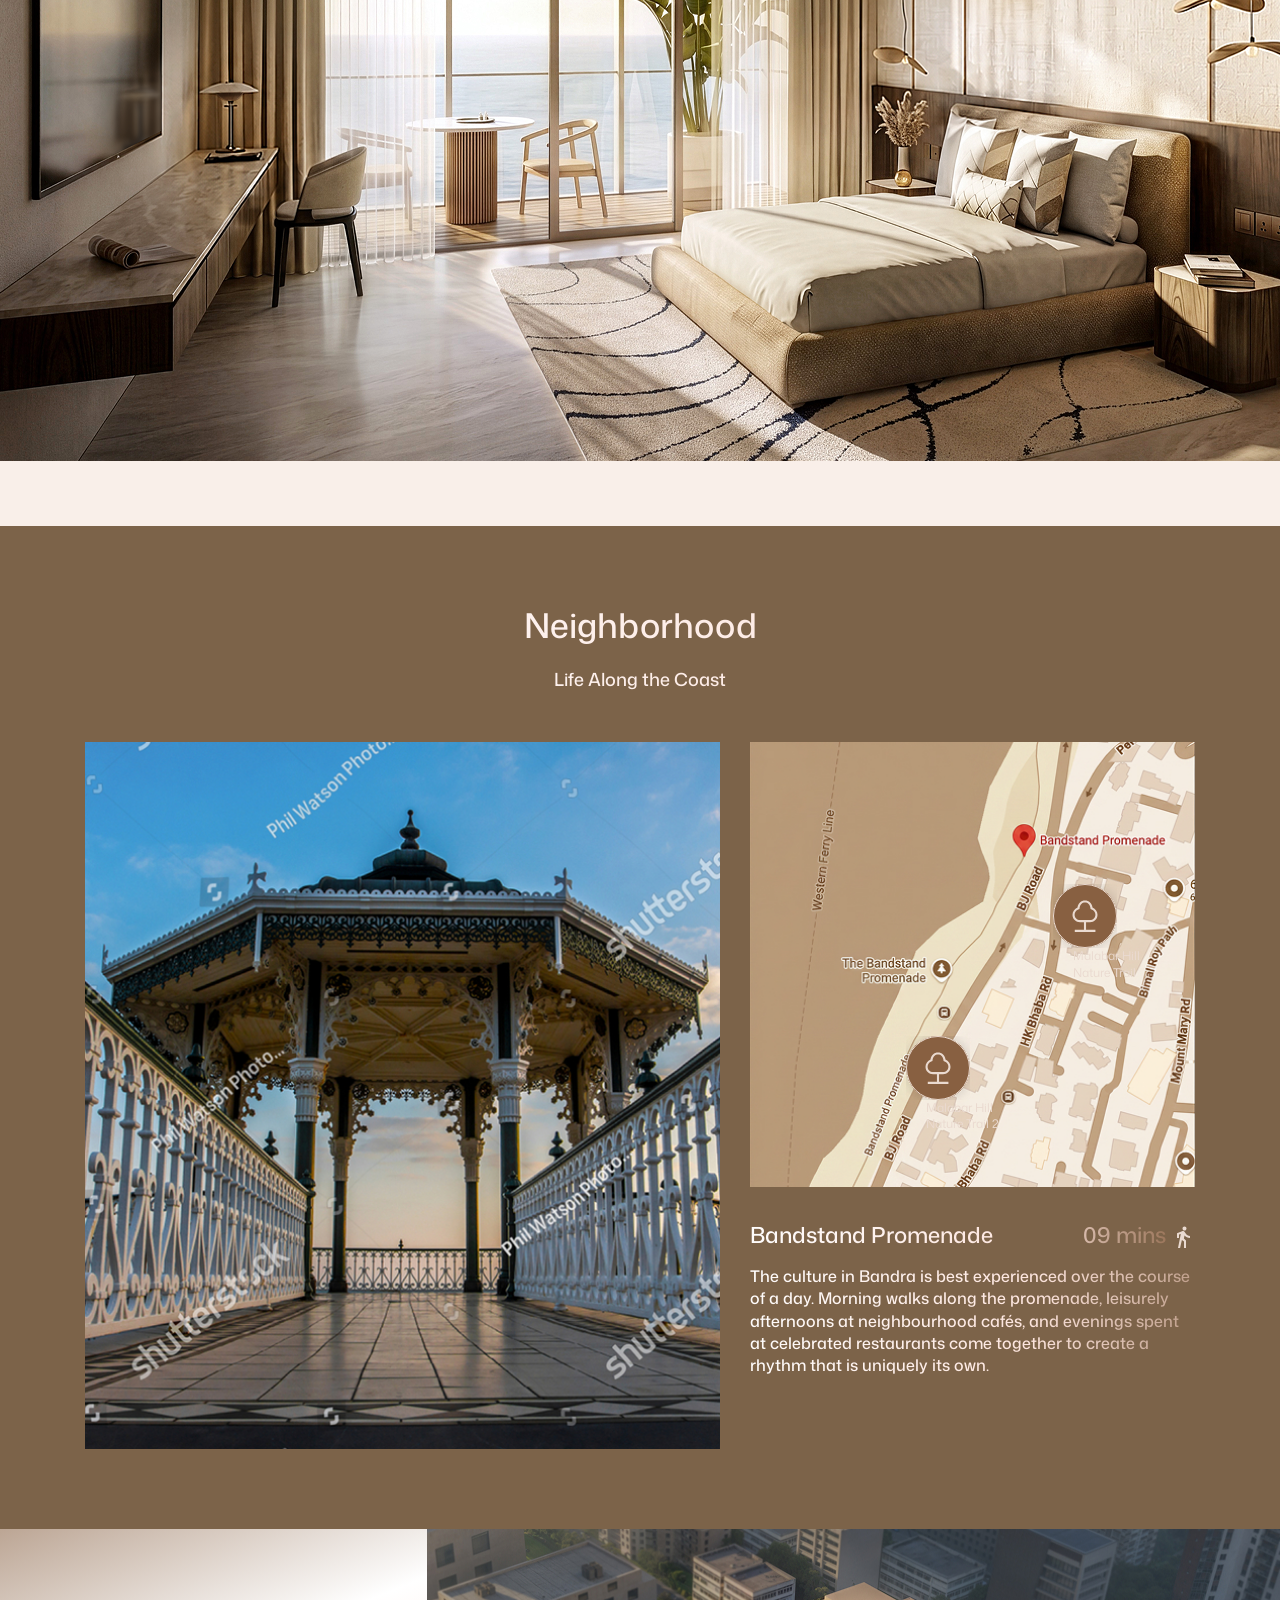
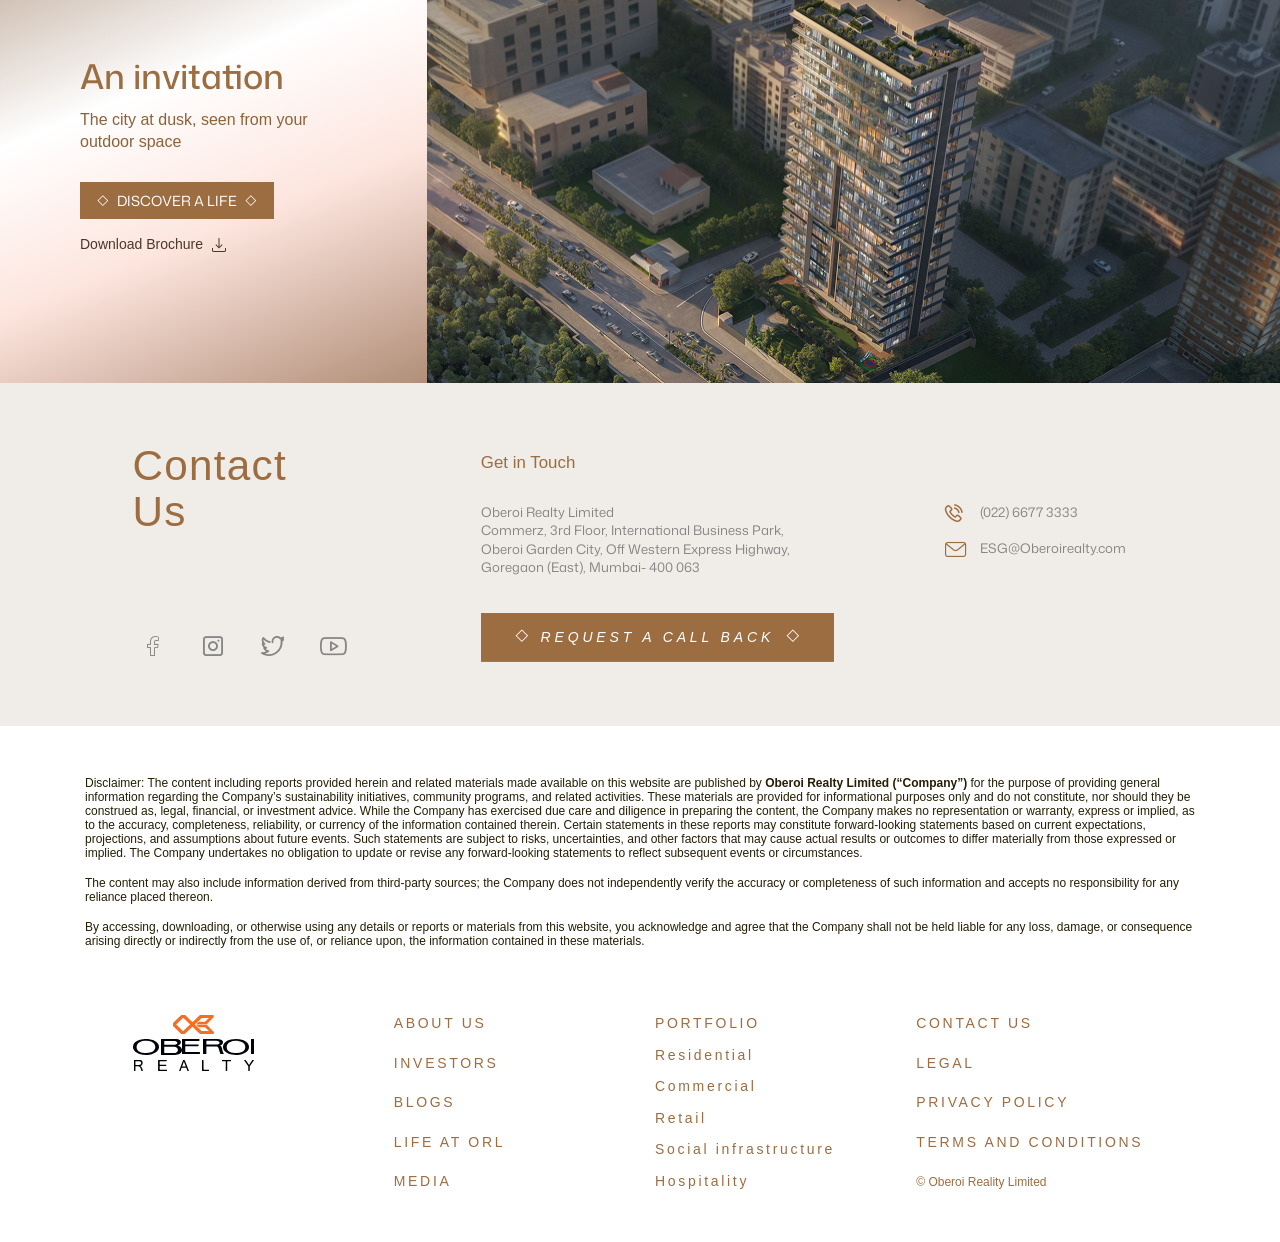
<file: oceanic-page.html>
<!doctype html>
<html class="no-js" lang="en">

<head>
  <meta charset="utf-8">
  <meta name="description" content="">
  <meta name="viewport" content="width=device-width, initial-scale=1.0">
  <title>ORL Ultra Luxury</title>
  <link rel="icon" href="images/ultra/logo_orl_logo.png" type="image/png">

  <link rel="preconnect" href="https://fonts.googleapis.com">
  <link rel="preconnect" href="https://fonts.gstatic.com" crossorigin>
  <link href="https://fonts.googleapis.com/css2?family=Mona+Sans:ital,wght@0,200..900;1,200..900&display=swap"
    rel="stylesheet">

  <link rel="stylesheet" href="styles/bootstrap.css">
  <link rel="stylesheet" href="styles/owl.carousel.css">
  <link rel="stylesheet" href="styles/ultra-main.css">
</head>

<body>
  <!--Header start-->
  <header class="header">
    <div class="container">
      <div class="row">
        <div class="col"><a href="#" class="logo"><img src="images/svg/logo-footer.svg" alt=""></a></div>
        <div class="ml-md-auto">
          <div class="menu-box">
            <a href="#" class="serch-click"><span class="icon-noun-search-1060325"></span></a>
            <a href="#" class="menu"><img src="images/menu.svg" alt=""></a>
          </div>
        </div>
      </div>
    </div>
  </header>
  <div class="expand-menu">
    <header class="header">
      <div class="container">
        <div class="row">
          <div class="col"><a href="#" class="logo"><img src="images/logo.svg" alt=""></a></div>
          <div class="ml-md-auto">
            <div class="menu-box">
              <a href="#" class="serch-click"><span class="icon-noun-search-1060325"></span></a>
              <a href="javascript:void(0)" class="menu close"><img src="images/close.png" alt=""></a>
            </div>
          </div>
        </div>
      </div>
    </header>
    <div class="menu-other-details">
      <div class="container">
        <div class="row align-items-center">
          <div class="col-md-8">
            <ul class="menu-list">
              <li><a href="#">About Us <span class="icon-cta-icon"></span></a></li>
              <li><a href="product-listing.html">Portfolio <span class="icon-cta-icon"></span></a>
                <ul class="others-link">
                  <li><a href="#">Retail</a></li>
                  <li><a href="#">Commercial</a></li>
                  <li><a href="#">Residential</a></li>
                  <li><a href="#">Hospitality</a></li>
                  <li><a href="#">Social Infrastructure</a></li>
                </ul>
              </li>
              <li><a href="#">Investors <span class="icon-cta-icon"></span></a></li>
              <li><a href="#">Life at ORL <span class="icon-cta-icon"></span></a></li>
              <li><a href="#">Media <span class="icon-cta-icon"></span></a></li>
              <li><a href="#">Blogs <span class="icon-cta-icon"></span></a></li>
              <li><a href="contact-us.html">Contact Us <span class="icon-cta-icon"></span></a></li>
            </ul>
            <ul class="list-social MT30">
              <li><a href=""><span class="icon-facebook"></span></a></li>
              <li><a href=""><span class="icon-noun-instagram-3350818"></span></a></li>
              <li><a href=""><span class="icon-twitter"></span></a></li>
              <li><a href=""><span class="icon-youtube2"></span></a></li>
            </ul>
          </div>
          <div class="col-md-4">
            <img src="images/337x465.jpg" alt="" class="responsive-img">
            <p class="MT45 CTR">
              <a href="#" class="read-more">book an appointment <span class="icon-cta-icon"></span></a>
            </p>
          </div>
        </div>
      </div>
    </div>
  </div>
  <div class="expand-search">
    <header class="header">
      <div class="container">
        <div class="row">
          <div class="col"><a href="#" class="logo"><img src="images/logo.svg" alt=""></a></div>
          <div class="ml-md-auto">
            <div class="menu-box">
              <a href="#" class="search close"><img src="images/close.png" alt=""></a>
              <a href="javascript:void(0)" class="menu"><img src="images/menu.png" alt=""></a>
            </div>
          </div>
        </div>
      </div>
    </header>
    <div class="menu-other-details">
      <div class="container">
        <form>
          <div class="form-group search-type-box">
            <input type="search" required class="form-control line-inpt" id="search" placeholder="Type Here">
            <button type="submit" class="search-button"><span class="icon-noun-search-1060325"></span></button>
          </div>
        </form>
        <h2 class="MT30">About 23 searches</h2>
        <ul class="search-list">
          <li>
            <p class="date-info">oberoireality.com/about us</p>
            <h4 class="hd3"><a href="#">Page Section Name</a></h4>
            <p>Lorem ipsum dolor sit amet, consectetur adipiscing elit, sed do eiusmod tempor incididunt ut labore et
              dolore magna aliqua. Ut enim ad minim veniam quis nostrud exercitation ullamco laboris nisi ut aliquip ex
              ea commodo consequat.</p>
          </li>
          <li>
            <p class="date-info">oberoireality.com/about us</p>
            <h4 class="hd3"><a href="#">Page Section Name</a></h4>
            <p>Lorem ipsum dolor sit amet, consectetur adipiscing elit, sed do eiusmod tempor incididunt ut labore et
              dolore magna aliqua. Ut enim ad minim veniam quis nostrud exercitation ullamco laboris nisi ut aliquip ex
              ea commodo consequat.</p>
          </li>
          <li>
            <p class="date-info">oberoireality.com/about us</p>
            <h4 class="hd3"><a href="#">Page Section Name</a></h4>
            <p>Lorem ipsum dolor sit amet, consectetur adipiscing elit, sed do eiusmod tempor incididunt ut labore et
              dolore magna aliqua. Ut enim ad minim veniam quis nostrud exercitation ullamco laboris nisi ut aliquip ex
              ea commodo consequat.</p>
          </li>
          <li>
            <p class="date-info">oberoireality.com/about us</p>
            <h4 class="hd3"><a href="#">Page Section Name</a></h4>
            <p>Lorem ipsum dolor sit amet, consectetur adipiscing elit, sed do eiusmod tempor incididunt ut labore et
              dolore magna aliqua. Ut enim ad minim veniam quis nostrud exercitation ullamco laboris nisi ut aliquip ex
              ea commodo consequat.</p>
          </li>
        </ul>
      </div>
    </div>
  </div>
  <!--Header end-->

  <section class="hero-banner music-on">
    <picture>
      <source srcset="images/ultra/hero-banner-mob.jpg" media="(max-width: 576px)">
      <img src="images/ultra/oceanic-hero-banner.jpg" alt="Hero Banner">
    </picture>
  </section>
  <!-- <section class="hero-banner music-on">
    <video class="embed-responsive-item d-sm-none" autoplay loop muted>
        <source src="images/videos/csr-banner-mob.mp4" type="video/mp4">
    </video>
    <video id="myVideo" class="embed-responsive-item d-none d-sm-block" autoplay loop muted>
        <source src="images/videos/csr-banner.mp4" type="video/mp4">
    </video>
    <div class="banner-ctnt">
        <div class="container">
            <h4 class="heading-title op1 os-animation" data-os-animation="zoomIn" data-os-animation-delay=".2s">Shaping
                a future where luxury leads <br> with conscience and care</h4>
        </div>
    </div>
    <div id="mute-btn" class="muted" aria-pressed="false" aria-label="Toggle audio">
        <span class="icon-soundoff"></span>
    </div>
</section>
<audio id="bg-music" loop>
    <source src="images/videos/music-file.mp3" type="audio/mpeg">
</audio> -->
  <section class="ultra-intro pdp2">
    <div class="container">
      <div class="section100">
        <div class="row align-items-center">
          <div class="col-md-5 os-animation" data-os-animation="fadeInUp" data-os-animation-delay=".3s">
            <div class="text-center">
              <img src="images/ultra/oceanic-logo.svg" alt="" width="350">
            </div>
          </div>
          <div class="col-md-7 os-animation" data-os-animation="fadeInUp" data-os-animation-delay=".6s">
            <!-- <h3 class="UC">Bandra</h3> -->
            <p class="mb-0">Inspired by the ever-shifting expanse of the ocean, Oceanic is a thoughtful response to its coastal setting. Framed by the Arabian Sea and Bandra's quiet distinction, it offers a living experience shaped by light, openness, and the horizon.</p>
          </div>
        </div>
      </div>
    </div>
  </section>

  <section class="ultra-residances">
    <!-- <audio id="beep-one" preload="auto">
      <source src="images/ultra/beep.mp3" type="audio/mpeg">
      <source src="images/ultra/beep.ogg" type="audio/ogg">
      Your browser isn't invited for super fun time.
    </audio> -->
    <div class="container ultra-tabs">
      <h3 class="hd4">The Residences</h3>
      <h4 class="ultra-sub-title op1 MT20">Defined by voluminous interiors, soaring ceilings, and panoramic sea views, each residence unfolds as a seamless extension of its coastal setting.</h4>
      <ul class="nav ultra-tabs-list">
        <li class="nav-item" role="presentation">
          <a class="active" id="home-tab" data-toggle="tab" href="#ultraTab1" role="tab" aria-controls="Design Concept"
            aria-selected="true" data-title="Defined by voluminous interiors, soaring ceilings, and panoramic sea views, each residence unfolds as a seamless extension of its coastal setting.">Design Concept</a>
        </li>
        <li class="nav-item" role="presentation">
          <a class="" id="profile-tab" data-toggle="tab" href="#ultraTab2" role="tab" aria-controls="Living"
            aria-selected="false" data-title="Intimate in scale yet expansive in experience, the residences open to the horizon, with outdoor living extending seamlessly towards the sea.">Living</a>
        </li>
        <li class="nav-item" role="presentation">
          <a class="" id="contact-tab" data-toggle="tab" href="#ultraTab3" role="tab" aria-controls="Amenities"
            aria-selected="false" data-title="Exclusive amenity spaces bring together light, sea views, and elevated outdoor living, creating the ideal setting for every moment of the day.">Amenities</a>
        </li>
      </ul>
      <div class="tab-content" id="ultraTabContent">
        <div class="tab-pane fade show active" id="ultraTab1" role="tabpanel" aria-labelledby="home-tab">
          <div class="gallery">
            <div class="row row-1">
              <div class="item">
                <div class="item-icons"><a href="" class="rise act">Sunrise</a><a href="" class="set">Sunset</a></div>
                <img src="images/ultra/reside/design_oceanic_img_1.jpg" class="img-sunrise" alt="">
                <img src="images/ultra/reside/design_oceanic_img_1_h.jpg" class="img-sunset hide" alt="">
              </div>
              <div class="item">
                <div class="item-icons"><a href="" class="rise act">Sunrise</a><a href="" class="set">Sunset</a></div>
                <img src="images/ultra/reside/design_oceanic_img_2.jpg" class="img-sunrise" alt="">
                <img src="images/ultra/reside/design_oceanic_img_2_h.jpg" class="img-sunset hide" alt="">
              </div>
            </div>

            <div class="row row-2">
              <div class="item">
                <div class="item-icons"><a href="" class="rise act">Sunrise</a><a href="" class="set">Sunset</a></div>
                <img src="images/ultra/reside/design_oceanic_img_3.jpg" class="img-sunrise" alt="">
                <img src="images/ultra/reside/design_oceanic_img_3_h.jpg" class="img-sunset hide" alt="">
              </div>
              <div class="item">
                <div class="item-icons"><a href="" class="rise act">Sunrise</a><a href="" class="set">Sunset</a></div>
                <img src="images/ultra/reside/design_oceanic_img_4.jpg" class="img-sunrise" alt="">
                <img src="images/ultra/reside/design_oceanic_img_4_h.jpg" class="img-sunset hide" alt="">
              </div>
            </div>

            <div class="row row-3">
              <div class="item">
                <div class="item-icons"><a href="" class="rise act">Sunrise</a><a href="" class="set">Sunset</a></div>
                <img src="images/ultra/reside/design_oceanic_5.jpg" class="img-sunrise" alt="">
                <img src="images/ultra/reside/design_oceanic_5_h.jpg" class="img-sunset hide" alt="">
              </div>
            </div>
          </div>
        </div>
        <div class="tab-pane fade" id="ultraTab2" role="tabpanel" aria-labelledby="profile-tab">
          <div class="gallery">
            <div class="row row-1">
              <div class="item">
                <div class="item-icons"><a href="" class="rise act">Sunrise</a><a href="" class="set">Sunset</a></div>
                <img src="images/ultra/reside/living_oceanic_img_1.jpg" class="img-sunrise" alt="">
                <img src="images/ultra/reside/living_oceanic_img_1_h.jpg" class="img-sunset hide" alt="">
              </div>
              <div class="item">
                <div class="item-icons"><a href="" class="rise act">Sunrise</a><a href="" class="set">Sunset</a></div>
                <img src="images/ultra/reside/living_oceanic_img_2.jpg" class="img-sunrise" alt="">
                <img src="images/ultra/reside/living_oceanic_img_2_h.jpg" class="img-sunset hide" alt="">
              </div>
            </div>

            <div class="row row-3">
              <div class="item">
                <div class="item-icons"><a href="" class="rise act">Sunrise</a><a href="" class="set">Sunset</a></div>
                <img src="images/ultra/reside/living_oceanic_5.jpg" class="img-sunrise" alt="">
                <img src="images/ultra/reside/living_oceanic_5_h.jpg" class="img-sunset hide" alt="">
              </div>
            </div>

            <div class="row row-2">
              <div class="item">
                <div class="item-icons"><a href="" class="rise act">Sunrise</a><a href="" class="set">Sunset</a></div>
                <img src="images/ultra/reside/living_oceanic_img_3.jpg" class="img-sunrise" alt="">
                <img src="images/ultra/reside/living_oceanic_img_3_h.jpg" class="img-sunset hide" alt="">
              </div>
              <div class="item">
                <div class="item-icons"><a href="" class="rise act">Sunrise</a><a href="" class="set">Sunset</a></div>
                <img src="images/ultra/reside/living_oceanic_img_4.jpg" class="img-sunrise" alt="">
                <img src="images/ultra/reside/living_oceanic_img_4_h.jpg" class="img-sunset hide" alt="">
              </div>
            </div>


          </div>
        </div>
        <div class="tab-pane fade" id="ultraTab3" role="tabpanel" aria-labelledby="contact-tab">
          <div class="gallery">
            <div class="row row-3">
              <div class="item">
                <div class="item-icons"><a href="" class="rise act">Sunrise</a><a href="" class="set">Sunset</a></div>
                <img src="images/ultra/reside/amenities_oceanic_5.jpg" class="img-sunrise" alt="">
                <img src="images/ultra/reside/amenities_oceanic_5_h.jpg" class="img-sunset hide" alt="">
              </div>
            </div>

            <div class="row row-1">
              <div class="item">
                <div class="item-icons"><a href="" class="rise act">Sunrise</a><a href="" class="set">Sunset</a></div>
                <img src="images/ultra/reside/amenities_oceanic_img_1.jpg" class="img-sunrise" alt="">
                <img src="images/ultra/reside/amenities_oceanic_img_1_h.jpg" class="img-sunset hide" alt="">
              </div>
              <div class="item">
                <div class="item-icons"><a href="" class="rise act">Sunrise</a><a href="" class="set">Sunset</a></div>
                <img src="images/ultra/reside/amenities_oceanic_img_2.jpg" class="img-sunrise" alt="">
                <img src="images/ultra/reside/amenities_oceanic_img_2_h.jpg" class="img-sunset hide" alt="">
              </div>
            </div>

            <div class="row row-2">
              <div class="item">
                <div class="item-icons"><a href="" class="rise act">Sunrise</a><a href="" class="set">Sunset</a></div>
                <img src="images/ultra/reside/amenities_oceanic_img_3.jpg" class="img-sunrise" alt="">
                <img src="images/ultra/reside/amenities_oceanic_img_3_h.jpg" class="img-sunset hide" alt="">
              </div>
              <div class="item">
                <div class="item-icons"><a href="" class="rise act">Sunrise</a><a href="" class="set">Sunset</a></div>
                <img src="images/ultra/reside/amenities_oceanic_img_4.jpg" class="img-sunrise" alt="">
                <img src="images/ultra/reside/amenities_oceanic_img_4_h.jpg" class="img-sunset hide" alt="">
              </div>
            </div>


          </div>
        </div>
      </div>
    </div>
  </section>

  <div class="iframe-view animated"><a href="javascript:void(0)" class="close-iframe"><img src="images/close.svg" width="30" height="30" alt=""></a>
    <iframe src="https://oberoibandravt.blr1.digitaloceanspaces.com/index.htm" width="100%" height="100%" style="border:0;" allowfullscreen="" loading="lazy"></iframe>
  </div>

  <section class="ultra-view">
    <div class="container">
      <h3 class="hd4">The Vista</h3>
      <h4 class="ultra-sub-title MT20">From sunrise to sunset, the Arabian Sea unfolds in an ever-shifting panorama, lending each residence a view that is both dynamic and serene.</h4>
    </div>
    <div class="ultra-view-box"><a href="javascript:void(0)" class="view-link"><img src="images/ultra/sea-view.svg" alt=""></a>
      <picture>
        <source srcset="images/ultra/oceanic-view-mob.jpg" media="(max-width: 576px)">
        <img src="images/ultra/oceanic-view.png" alt="Ultra View">
      </picture>
    </div>
  </section>

  <section class="neighborhood">
    <div class="container">
      <h3 class="hd4">Neighborhood</h3>
      <h4 class="ultra-sub-title MT20">Life Along the Coast</h4>

      <!-- <ul class="nav ultra-tabs-list op1" id="myTab" role="tablist">
        <li class="nav-item" role="presentation">
          <a class="nav-link active" id="home-tab" data-toggle="tab" href="#home" role="tab" aria-controls="home"
            aria-selected="true"><span class="icn-nature"></span> Nature</a>
        </li>
        <li class="nav-item" role="presentation">
          <a class="nav-link" id="profile-tab" data-toggle="tab" href="#profile" role="tab" aria-controls="profile"
            aria-selected="false"><span class="icn-dinning"></span> Dining</a>
        </li>
        <li class="nav-item" role="presentation">
          <a class="nav-link" id="contact-tab" data-toggle="tab" href="#contact" role="tab" aria-controls="contact"
            aria-selected="false"><span class="icn-culture"></span> Culture</a>
        </li>
      </ul> -->
      <div class="tab-content MT50" id="myTabContent">
        <div class="tab-pane fade show active" id="home" role="tabpanel" aria-labelledby="home-tab">
          <div class="row">
            <div class="col-md-7 ctnt-group-1">
              <div class="content p1 act" data-tab="1"><img src="images/ultra/neighborhood2.jpg" class="neig-mImg"
                  alt="Neighborhood"></div>
              <div class="content p2" data-tab="2"><img src="images/ultra/neighborhood-img.jpg" class="neig-mImg"
                  alt="Neighborhood">
              </div>
            </div>
            <div class="col-md-5">
              <div class="neig-img">
                <div class="tabs">
                  <a href="#" class="tab nature act" data-tab="1"><span><img src="images/ultra/nature.svg"
                        alt=""></span> <strong class="ML20">Malabar Hill<br>Nature Trail</strong></a>
                  <a href="#" class="tab nature1" data-tab="2"><span><img src="images/ultra/nature.svg" alt=""></span>
                    <strong class="ML20">Malabar Hill<br>Nature Trail 2</strong></a>
                </div>
                <img src="images/ultra/nature-rt1.jpg" alt="">
              </div>
              <div class="neig-rt">
                <div class="ctnt-group-2">
                  <div class="content act" data-tab="1">
                    <h4 class="hd-2">Bandstand Promenade <span>09 mins <img src="images/ultra/mins.svg" alt=""></span>
                    </h4>
                    <p class="mb-0">The culture in Bandra is best experienced over the course of a day. Morning walks along the promenade, leisurely afternoons at neighbourhood cafés, and evenings spent at celebrated restaurants come together to create a rhythm that is uniquely its own.</p>
                  </div>
                  <div class="content" data-tab="2">
                    <h4 class="hd-2">Malabar Hill Nature Trail 2 <span>09 mins <img src="images/ultra/mins.svg"
                          alt=""></span>
                    </h4>
                    <p class="mb-0">The Malabar Hill Elevated Nature Trail is Mumbai's first elevated forest walkway.
                      This
                      485-meter wooden canopy walk winds through a dense 12-acre urban forest near Hanging Garden,
                      offering
                      birdwatchers a quiet escape and panoramic views of Girgaon Chowpatty and the city skyline.</p>
                  </div>
                </div>

              </div>
            </div>
          </div>
        </div>
        <div class="tab-pane fade" id="profile" role="tabpanel" aria-labelledby="profile-tab">
          <div class="row">
            <div class="col-md-7">
              <div class="p1s">
                <img src="images/ultra/neighborhood-img.jpg" class="neig-mImg" alt="Neighborhood">
              </div>
            </div>
            <div class="col-md-5">
              <div class="neig-img">
                <img src="images/svg/nature-rt.jpg" alt="">
              </div>
              <div class="neig-rt">
                <h4 class="hd-2">Malabar Hill Nature Trail <span>09 mins <img src="images/svg/mins.svg" alt=""></span>
                </h4>
                <p class="mb-0">The Malabar Hill Elevated Nature Trail is Mumbai's first elevated forest walkway. This
                  485-meter wooden canopy walk winds through a dense 12-acre urban forest near Hanging Garden, offering
                  birdwatchers a quiet escape and panoramic views of Girgaon Chowpatty and the city skyline.</p>
              </div>
            </div>
          </div>
        </div>
        <div class="tab-pane fade" id="contact" role="tabpanel" aria-labelledby="contact-tab">
          <div class="row">
            <div class="col-md-7">
              <div class="p1s">
                <img src="images/ultra/neighborhood-img.jpg" class="neig-mImg" alt="Neighborhood">
              </div>
            </div>
            <div class="col-md-5">
              <div class="neig-img">
                <img src="images/svg/nature-rt.jpg" alt="">
              </div>
              <div class="neig-rt">
                <h4 class="hd-2">Malabar Hill Nature Trail <span>09 mins <img src="images/svg/mins.svg" alt=""></span>
                </h4>
                <p class="mb-0">The Malabar Hill Elevated Nature Trail is Mumbai's first elevated forest walkway. This
                  485-meter wooden canopy walk winds through a dense 12-acre urban forest near Hanging Garden, offering
                  birdwatchers a quiet escape and panoramic views of Girgaon Chowpatty and the city skyline.</p>
              </div>
            </div>
          </div>
        </div>
      </div>

    </div>
  </section>
  <section class="invite-box">
    <div class="container-fluid px-0">
      <div class="row no-gutters">
        <div class="col-md-4 invite-lt">
          <div class="invite-ltInner">
            <div class="">
              <h3 class="hd4">An invitation</h3>
              <p class="fs-16">The city at dusk, seen from your outdoor space</p>
            </div>
            <div class="">
              <div class="btn-box">
                <a href="javascript:;" class="requestBtn"><span class="icon-cta-icon"></span>
                  Discover a life
                  <span class="icon-cta-icon"></span></a>
              </div>
              <p class="fs-14"><a href="">Download Brochure <span class="ML5"><img src="images/ultra/download.svg"
                      alt=""> </span> </a></p>
            </div>
          </div>
        </div>
        <div class="col-md-8"><img src="images/ultra/invite1-img.jpg" class="responsive-img" alt=""></div>
      </div>
    </div>
  </section>
  <!-- Start: Footer -->
  <section class="contact-us">
    <div class="container">
      <div class="row justify-content-center">
        <div class="col-xl-11">
          <div class="row">
            <div class="col-md-4">
              <h3 class="hd1">Contact <span>Us</span></h3>
              <ul class="list-social for-desk">
                <li><a href=""><span class="icon-facebook"></span></a></li>
                <li><a href=""><span class="icon-noun-instagram-3350818"></span></a></li>
                <li><a href=""><span class="icon-twitter"></span></a></li>
                <li><a href=""><span class="icon-youtube2"></span></a></li>
              </ul>
            </div>
            <div class="col-md-8">
              <h4 class="hd2">Get in Touch</h4>
              <div class="row">
                <div class="col-lg-8">
                  <p class="clr-1">Oberoi Realty Limited<br> Commerz, 3rd Floor, International Business Park,<br> Oberoi
                    Garden City, Off Western Express Highway,
                    <br> Goregaon (East), Mumbai- 400 063
                  </p>
                </div>
                <div class="col-lg-4">
                  <div class="mb-3 add">
                    <a href="" class="clr-1"><span class="icon-noun-phone-3612570"></span>(022) 6677 3333</a>
                  </div>
                  <div class="mb-3 add">
                    <a href="mailto:ESG@Oberoirealty.com" class="clr-1"><span
                        class="icon-noun-mail-1092212"></span>ESG@Oberoirealty.com</a>
                  </div>
                </div>
              </div>
              <ul class="list-social for-mob">
                <li><a href=""><span class="icon-facebook"></span></a></li>
                <li><a href=""><span class="icon-noun-instagram-3350818"></span></a></li>
                <li><a href=""><span class="icon-twitter"></span></a></li>
                <li><a href=""><span class="icon-youtube2"></span></a></li>
              </ul>
              <div class="btn-box MT20">
                <a href="javascript:;" class="requestBtn"><span class="icon-cta-icon"></span>
                  Request a call back
                  <span class="icon-cta-icon"></span></a>
              </div>

            </div>
          </div>
        </div>
      </div>
    </div>
    <div class="footer-form">
      <div class="container">
        <div class="enqForm" style="display: none;">
          <span class="cls-cnt">
            <a href="javascript:;" class="close">x</a>
          </span>
          <div class="screen1">
            <form id="homeForm">
              <div class="row">
                <div class="col-sm-6">
                  <input type="text" name="fullname" class="form-control line-inpt mb-5" placeholder="Name"
                    autocomplete="off" maxlength="100" pattern="[a-zA-Z][a-zA-Z\s']*" required
                    oninvalid="this.setCustomValidity('Only alphabets and space are allowed.')"
                    onchange="try{setCustomValidity('')}catch(e){}" oninput="setCustomValidity(' ')">
                </div>
                <div class="col-sm-6">
                  <input type="email" name="email" class="form-control line-inpt mb-5" placeholder="Email Id"
                    pattern="^(?=(.{1,64}@.{1,255}))([!#$%&'*+\-\/=?\^_`{|}~a-zA-Z0-9}]{1,64}(\.[!#$%&'*+\-\/=?\^_`{|}~a-zA-Z0-9]{0,}){0,})@((\[(25[0-5]|2[0-4][0-9]|[01]?[0-9][0-9]?)(\.(25[0-5]|2[0-4][0-9]|[01]?[0-9][0-9]?)){3}\])|([a-zA-Z0-9-]{1,63}(\.[a-zA-Z0-9-]{2,63}){1,}))$"
                    required autocomplete="off" maxlength="254"
                    oninvalid="this.setCustomValidity('Please enter valid email address.')"
                    onchange="try{setCustomValidity('')}catch(e){}" oninput="setCustomValidity(' ')">
                </div>
                <div class="col-sm-6">
                  <div id="result">
                    <input id="phone" type="tel" name="tel" class="form-control line-inpt" required>
                    <span id="valid-msg" class="hide valid-msg">✓ Valid</span>
                    <span id="error-msg" class="hide error-msg"></span>
                  </div>
                </div>
                <div class="col-sm-6">
                  <select class="form-control line-inpt mb-5" required="" name="property" id=""
                    placeholder="Select the Residential Property">
                    <option value="1">Select the Residential Property</option>
                    <option value="2">Select the Residential Property -1</option>
                  </select>
                </div>

                <div class="col-sm-6 mb-3 mt-3">
                  <div class="custom-control custom-radio custom-control-inline">Book Site Visit?</div>
                  <div class="custom-control custom-radio custom-control-inline">
                    <input type="radio" id="customRadioInline1" required="" name="bookSiteRadio" value="yes"
                      class="custom-control-input">
                    <label class="custom-control-label" for="customRadioInline1">Yes</label>
                  </div>
                  <div class="custom-control custom-radio custom-control-inline">
                    <input type="radio" id="customRadioInline2" name="bookSiteRadio" value="no"
                      class="custom-control-input">
                    <label class="custom-control-label" for="customRadioInline2">No</label>
                  </div>
                </div>

                <div class="col-sm-6 dateCntBookSite" style="display: none;">
                  <input type="text" name="date" required="" id="datetimepicker2" class="form-control line-inpt date"
                    placeholder="" autocomplete="off">
                </div>


                <div class="col-md-12">
                  <div class="submit-enq">
                    <div class="add">
                      <a href="" class="clr-1"><span class="icon-noun-phone-3612570 brown"></span>(022) 6677 3333</a>
                    </div>
                    <div class="btn-box MT20">
                      <button class="btn" type="submit"><span class="icon-cta-icon"></span>submit<span
                          class="icon-cta-icon"></span></button>
                    </div>
                  </div>

                </div>

              </div>
            </form>
            <div id="result"></div>
          </div>
          <div class="screen2 hide CTR">
            <h3 class="hd3">Lorem ipsum dolor sit amet</h3>
            <div class="row MT30 justify-content-center">
              <div class="col-md-6">
                <p>Lorem ipsum dolor sit amet, consectetur adipiscing elit, sed do eiusmod tempor incididunt ut labore
                  et dolore magna aliqua. Ut enim ad minim veniam, quis nostrud exercitation ullamco laboris.</p>
              </div>
            </div>

          </div>
        </div>
      </div>
    </div>
  </section>
  <section class="MT50">
    <div class="container">
      <p class="fs-12">Disclaimer: The content including reports provided herein and related materials made available on
        this website are published by <strong>Oberoi Realty Limited (“Company”)</strong> for the purpose of providing
        general information regarding the Company’s sustainability initiatives, community programs, and related
        activities. These materials are provided for informational purposes only and do not constitute, nor should they
        be construed as, legal, financial, or investment advice. While the Company has exercised due care and diligence
        in preparing the content, the Company makes no representation or warranty, express or implied, as to the
        accuracy, completeness, reliability, or currency of the information contained therein. Certain statements in
        these reports may constitute forward-looking statements based on current expectations, projections, and
        assumptions about future events. Such statements are subject to risks, uncertainties, and other factors that may
        cause actual results or outcomes to differ materially from those expressed or implied. The Company undertakes no
        obligation to update or revise any forward-looking statements to reflect subsequent events or circumstances.</p>
      <p class="fs-12">The content may also include information derived from third-party sources; the Company does not
        independently verify the accuracy or completeness of such information and accepts no responsibility for any
        reliance placed thereon.</p>
      <p class="fs-12">By accessing, downloading, or otherwise using any details or reports or materials from this
        website, you acknowledge and agree that the Company shall not be held liable for any loss, damage, or
        consequence arising directly or indirectly from the use of, or reliance upon, the information contained in these
        materials.</p>
    </div>
  </section>
  <footer class="footer">
    <div class="container">
      <div class="row justify-content-center">
        <div class="col-xl-11">
          <div class="row">
            <div class="col-md-3">
              <figure><img src="images/svg/logo-footer.svg" alt=""></figure>
            </div>
            <div class="col-md-3">
              <ul class="list-1">
                <li><a href="">ABOUT US</a></li>
                <li><a href="">INVESTORS</a></li>
                <li><a href="">BLOGS</a></li>
                <li><a href="">LIFE AT ORL</a></li>
                <li><a href="">MEDIA</a></li>
              </ul>
            </div>
            <div class="col-md-3">
              <ul class="list-1 op1">
                <li><a href="product-listing.html">PORTFOLIO</a></li>
                <li><a href="">Residential</a></li>
                <li><a href="">Commercial</a></li>
                <li><a href="">Retail</a></li>
                <li><a href="">Social infrastructure</a></li>
                <li><a href="">Hospitality</a></li>
              </ul>
            </div>
            <div class="col-md-3">
              <ul class="list-1">
                <li><a href="contact-us.html">CONTACT US</a></li>
                <li><a href="">LEGAL</a></li>
                <li><a href="">PRIVACY POLICY</a></li>
                <li><a href="">TERMS AND CONDITIONS</a></li>
                <li class="op1"><a href="">© Oberoi Reality Limited</a></li>
              </ul>
            </div>
          </div>
        </div>
      </div>
    </div>
  </footer>

  <script src="scripts/jquery.js"></script>
  <script src="scripts/popper.js"></script>
  <script src="scripts/bootstrap.js"></script>
  <script src="scripts/waypoints.js"></script>
  <script src="scripts/owl.carousel.js"></script>
  <script src="scripts/main.js"></script>
  <!-- New JS for Ultra page -->
  <script src="scripts/ultra.js"></script>
</body>

</html>
</file>
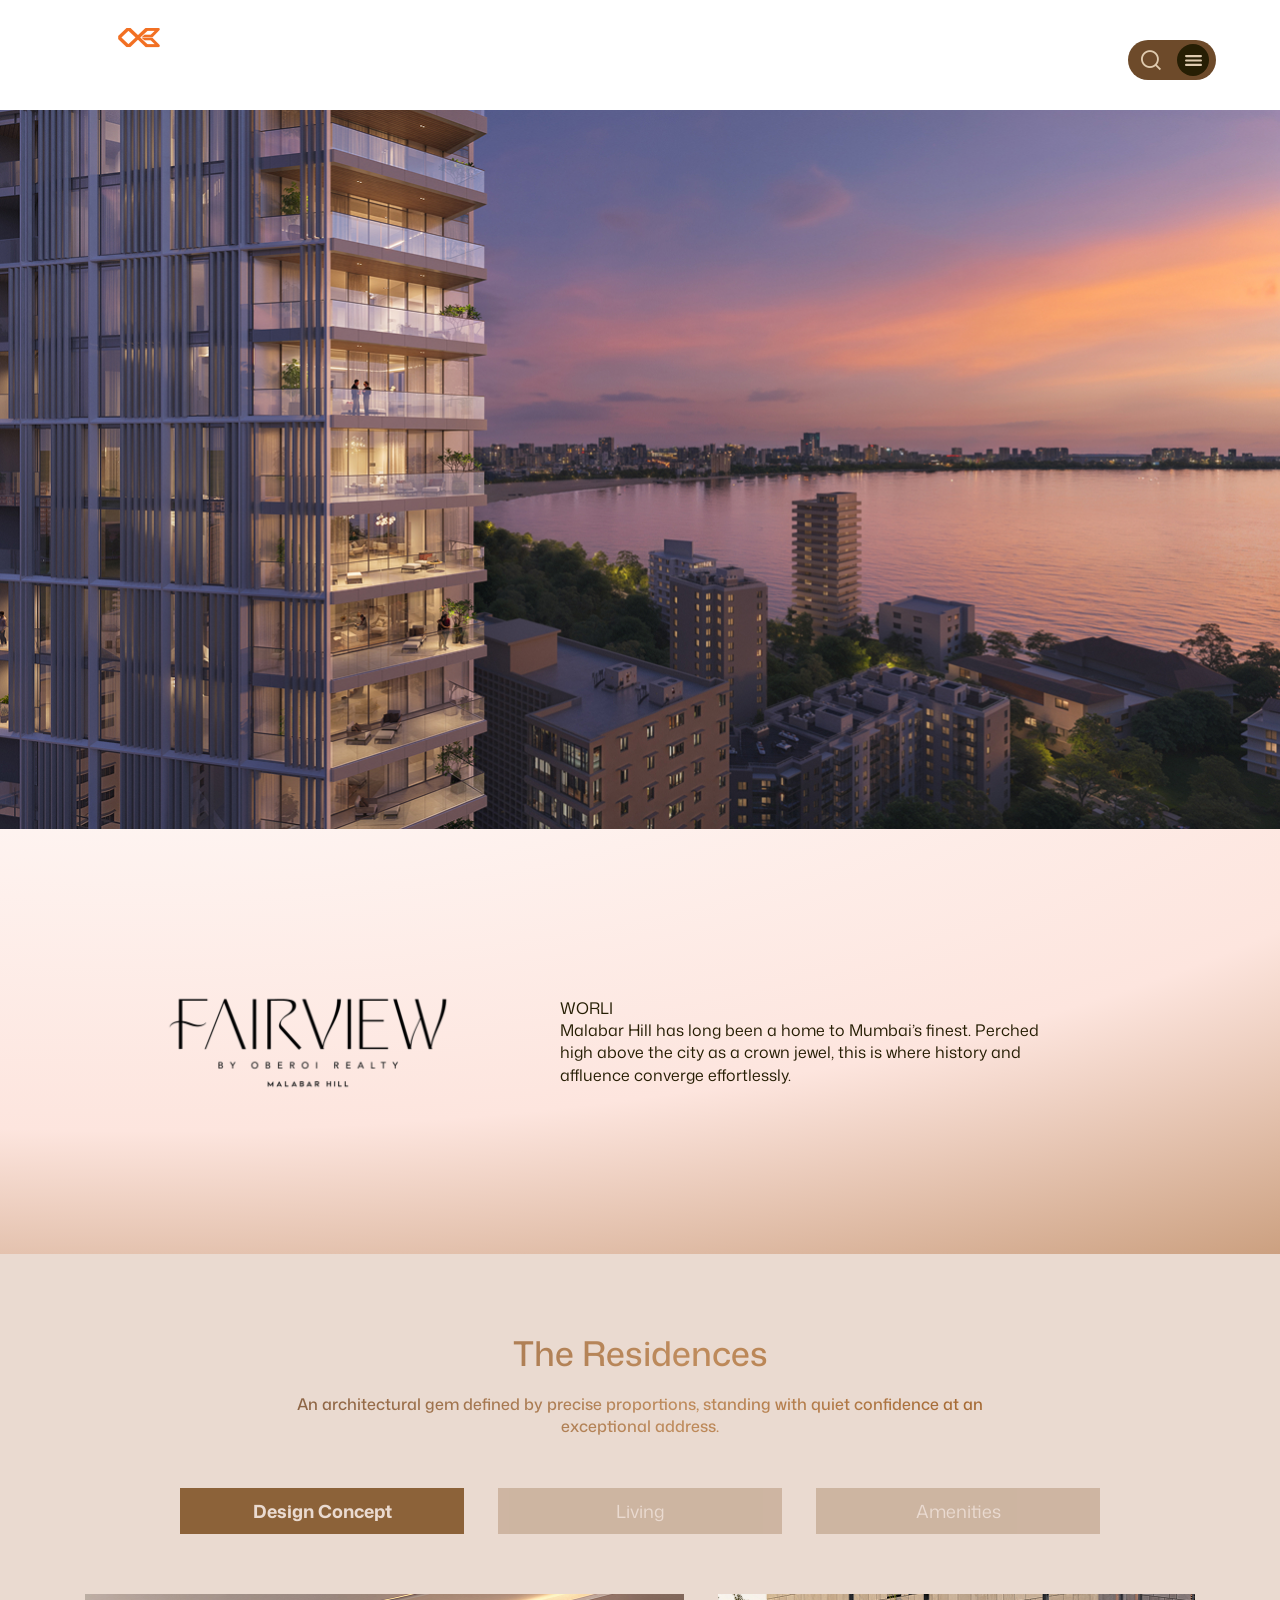
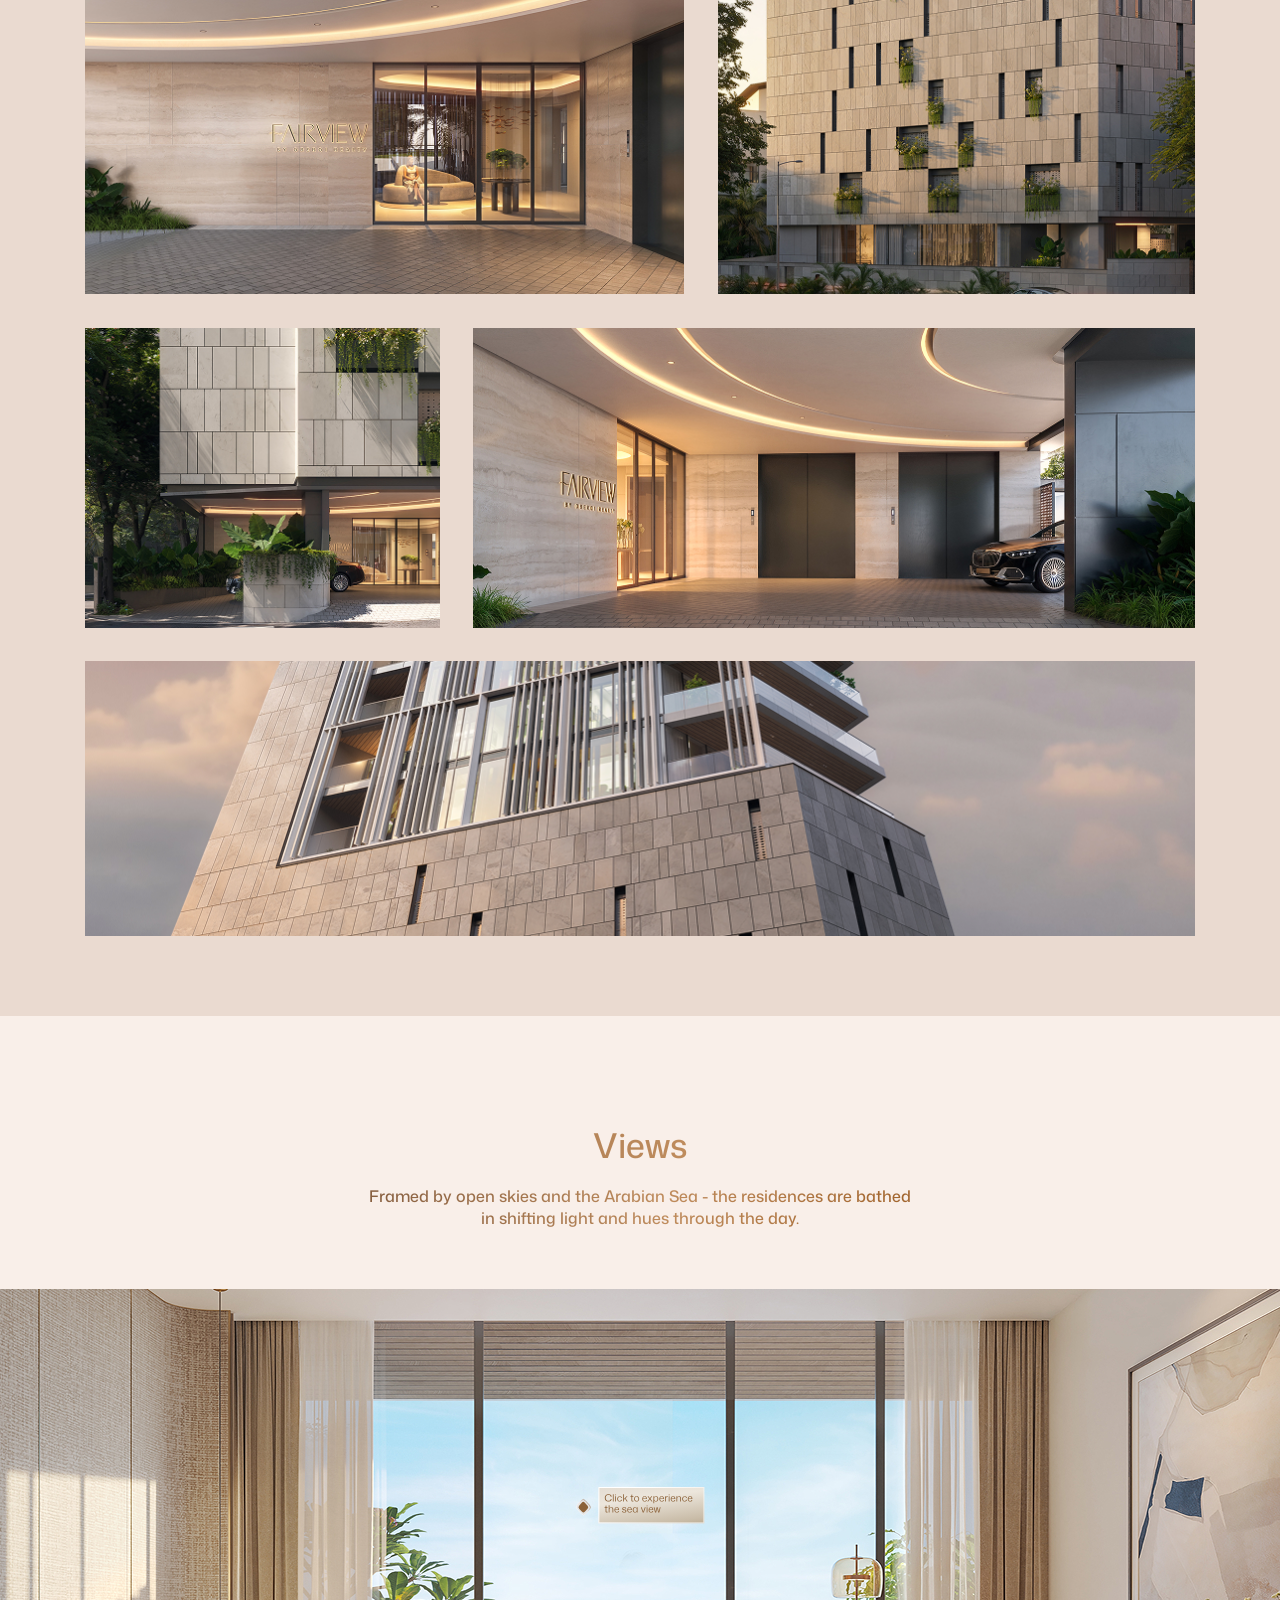
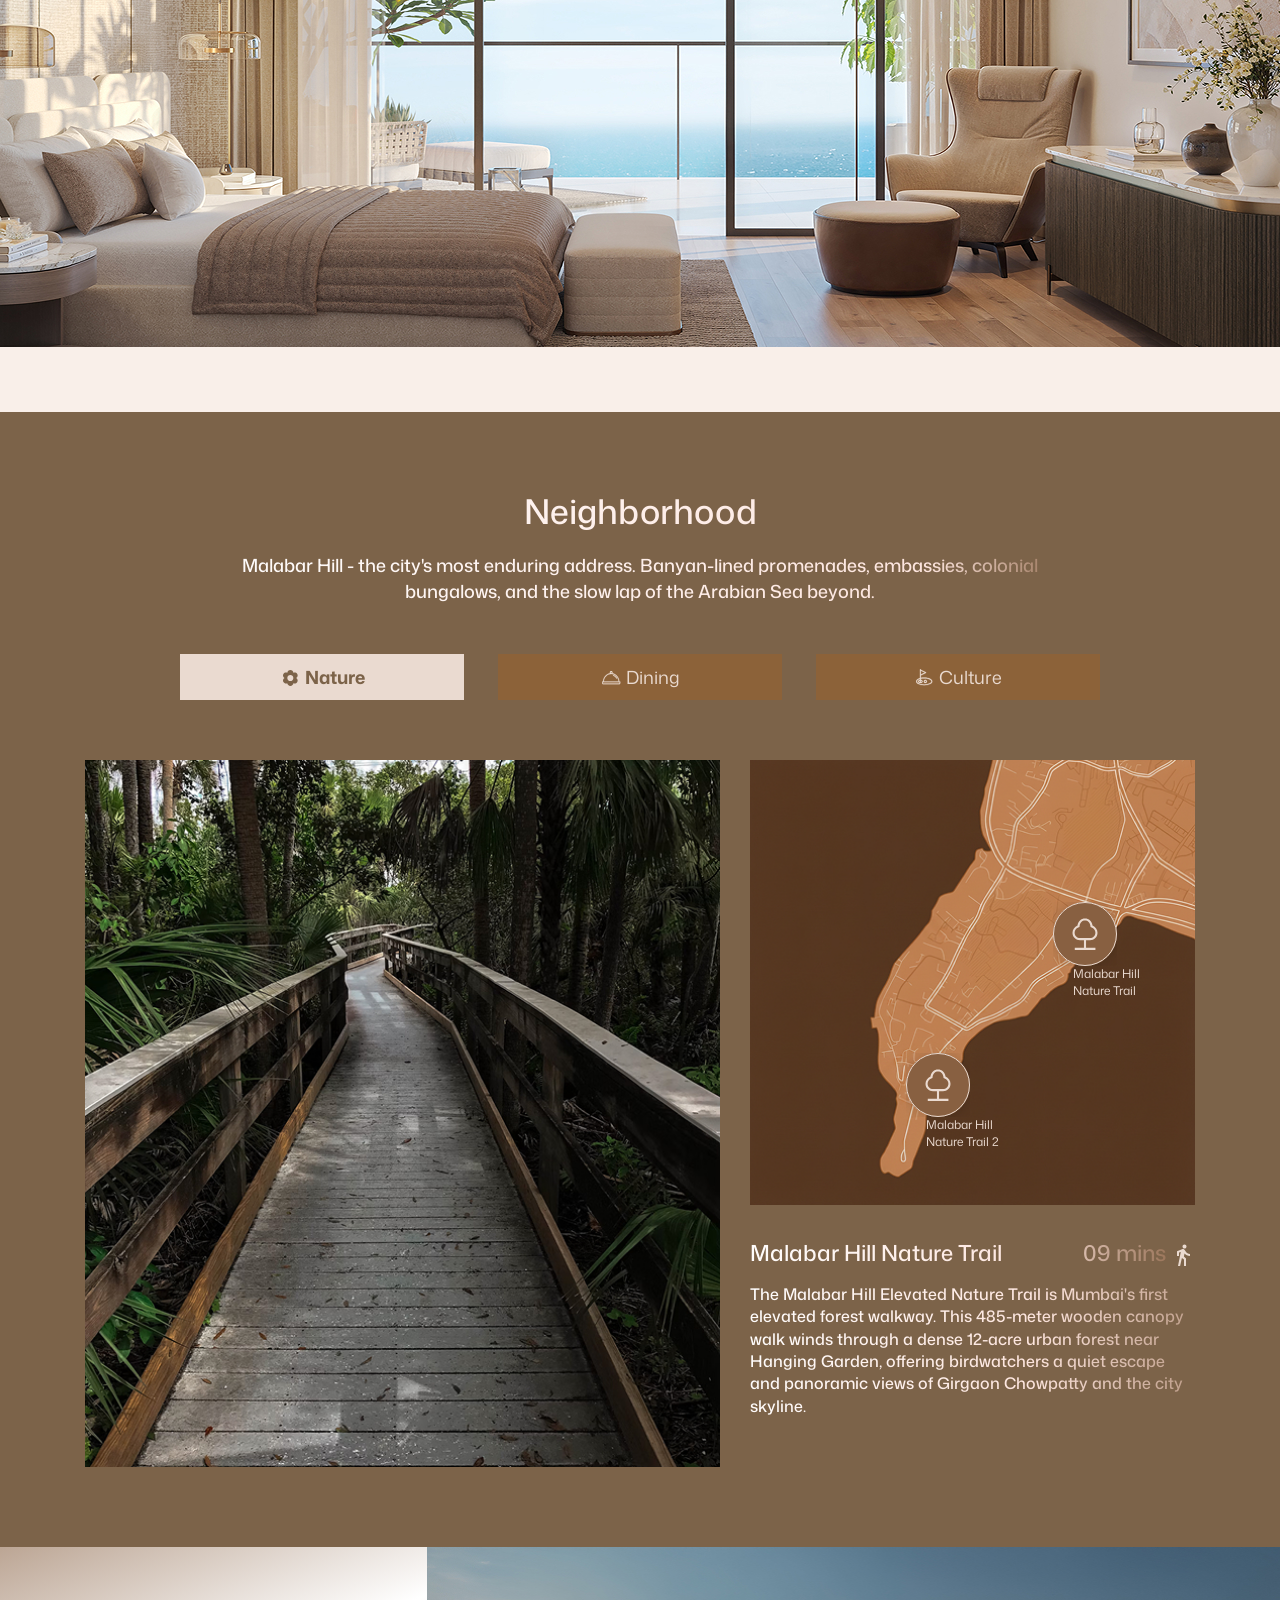
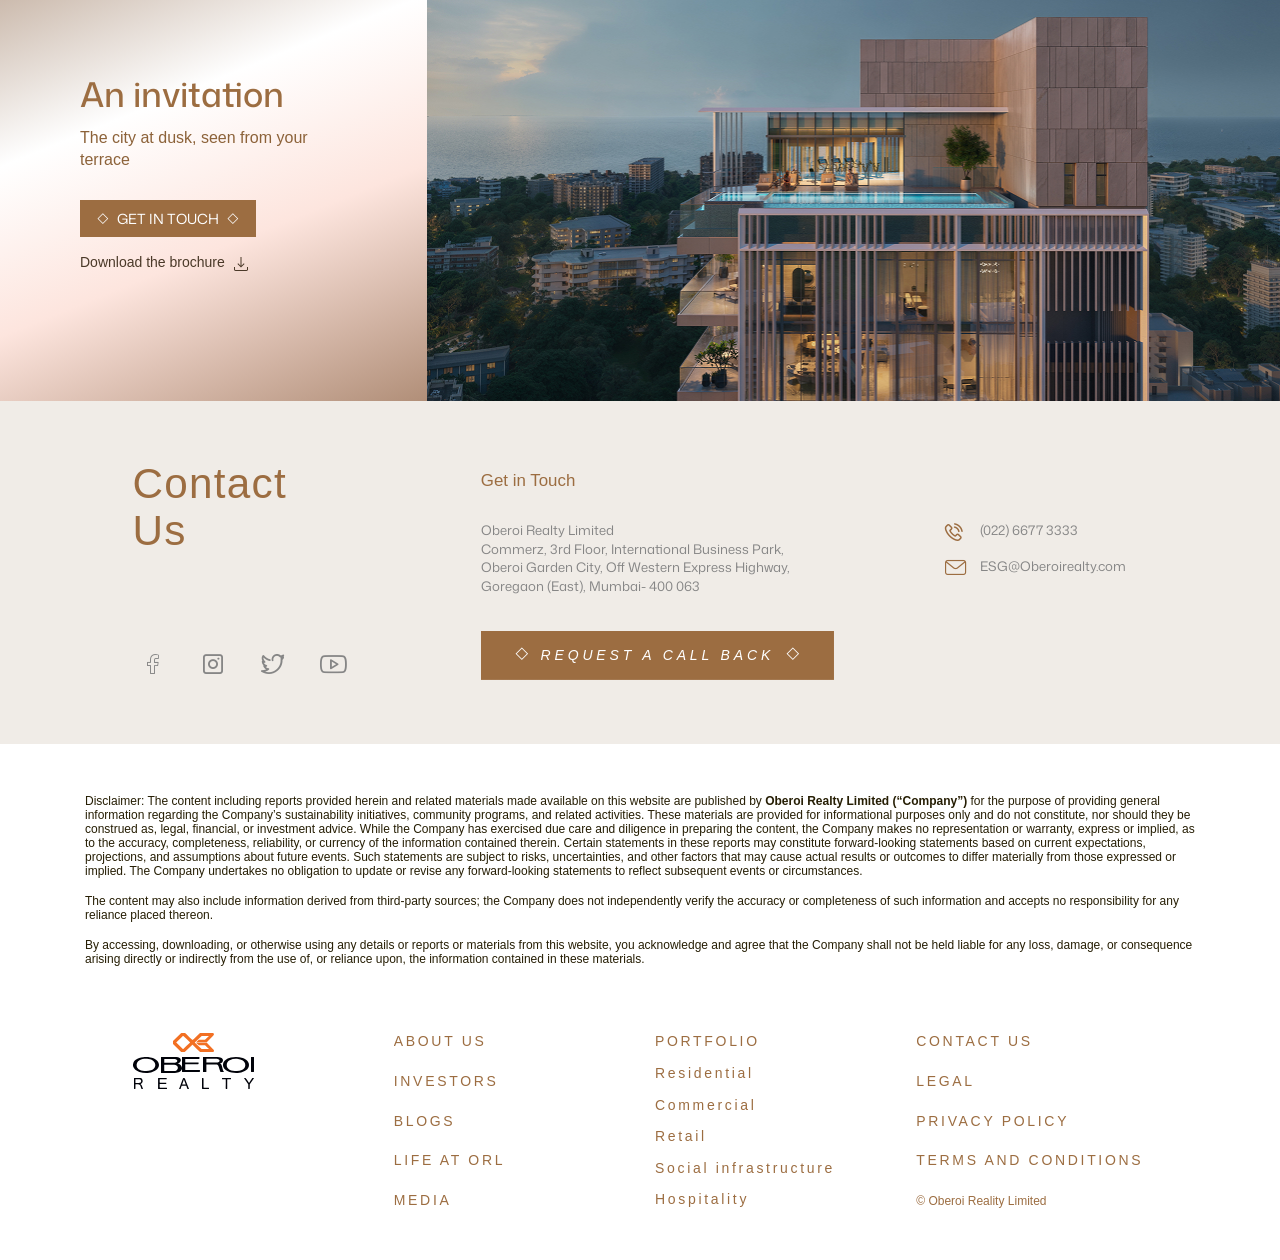
<file: ultra-pdp-page.html>
<!doctype html>
<html class="no-js" lang="en">

<head>
  <meta charset="utf-8">
  <meta name="description" content="">
  <meta name="viewport" content="width=device-width, initial-scale=1.0">
  <title>ORL Ultra Luxury</title>
  <link rel="apple-touch-icon" href="apple-touch-icon.png">
  <link rel="shortcut icon" href="favicon.png">

  <link rel="preconnect" href="https://fonts.googleapis.com">
  <link rel="preconnect" href="https://fonts.gstatic.com" crossorigin>
  <link href="https://fonts.googleapis.com/css2?family=Mona+Sans:ital,wght@0,200..900;1,200..900&display=swap"
    rel="stylesheet">

  <link rel="stylesheet" href="styles/bootstrap.css">
  <link rel="stylesheet" href="styles/owl.carousel.css">
  <link rel="stylesheet" href="styles/ultra-main.css">
</head>

<body>
  <!--Header start-->
  <header class="header">
    <div class="container">
      <div class="row">
        <div class="col"><a href="#" class="logo"><img src="images/logo.png" alt=""></a></div>
        <div class="ml-md-auto">
          <div class="menu-box">
            <a href="#" class="serch-click"><span class="icon-noun-search-1060325"></span></a>
            <a href="#" class="menu"><img src="images/menu.svg" alt=""></a>
          </div>
        </div>
      </div>
    </div>
  </header>
  <div class="expand-menu">
    <header class="header">
      <div class="container">
        <div class="row">
          <div class="col"><a href="#" class="logo"><img src="images/logo.svg" alt=""></a></div>
          <div class="ml-md-auto">
            <div class="menu-box">
              <a href="#" class="serch-click"><span class="icon-noun-search-1060325"></span></a>
              <a href="javascript:void(0)" class="menu close"><img src="images/close.png" alt=""></a>
            </div>
          </div>
        </div>
      </div>
    </header>
    <div class="menu-other-details">
      <div class="container">
        <div class="row align-items-center">
          <div class="col-md-8">
            <ul class="menu-list">
              <li><a href="#">About Us <span class="icon-cta-icon"></span></a></li>
              <li><a href="product-listing.html">Portfolio <span class="icon-cta-icon"></span></a>
                <ul class="others-link">
                  <li><a href="#">Retail</a></li>
                  <li><a href="#">Commercial</a></li>
                  <li><a href="#">Residential</a></li>
                  <li><a href="#">Hospitality</a></li>
                  <li><a href="#">Social Infrastructure</a></li>
                </ul>
              </li>
              <li><a href="#">Investors <span class="icon-cta-icon"></span></a></li>
              <li><a href="#">Life at ORL <span class="icon-cta-icon"></span></a></li>
              <li><a href="#">Media <span class="icon-cta-icon"></span></a></li>
              <li><a href="#">Blogs <span class="icon-cta-icon"></span></a></li>
              <li><a href="contact-us.html">Contact Us <span class="icon-cta-icon"></span></a></li>
            </ul>
            <ul class="list-social MT30">
              <li><a href=""><span class="icon-facebook"></span></a></li>
              <li><a href=""><span class="icon-noun-instagram-3350818"></span></a></li>
              <li><a href=""><span class="icon-twitter"></span></a></li>
              <li><a href=""><span class="icon-youtube2"></span></a></li>
            </ul>
          </div>
          <div class="col-md-4">
            <img src="images/337x465.jpg" alt="" class="responsive-img">
            <p class="MT45 CTR">
              <a href="#" class="read-more">book an appointment <span class="icon-cta-icon"></span></a>
            </p>
          </div>
        </div>
      </div>
    </div>
  </div>
  <div class="expand-search">
    <header class="header">
      <div class="container">
        <div class="row">
          <div class="col"><a href="#" class="logo"><img src="images/logo.svg" alt=""></a></div>
          <div class="ml-md-auto">
            <div class="menu-box">
              <a href="#" class="search close"><img src="images/close.png" alt=""></a>
              <a href="javascript:void(0)" class="menu"><img src="images/menu.png" alt=""></a>
            </div>
          </div>
        </div>
      </div>
    </header>
    <div class="menu-other-details">
      <div class="container">
        <form>
          <div class="form-group search-type-box">
            <input type="search" required class="form-control line-inpt" id="search" placeholder="Type Here">
            <button type="submit" class="search-button"><span class="icon-noun-search-1060325"></span></button>
          </div>
        </form>
        <h2 class="MT30">About 23 searches</h2>
        <ul class="search-list">
          <li>
            <p class="date-info">oberoireality.com/about us</p>
            <h4 class="hd3"><a href="#">Page Section Name</a></h4>
            <p>Lorem ipsum dolor sit amet, consectetur adipiscing elit, sed do eiusmod tempor incididunt ut labore et
              dolore magna aliqua. Ut enim ad minim veniam quis nostrud exercitation ullamco laboris nisi ut aliquip ex
              ea commodo consequat.</p>
          </li>
          <li>
            <p class="date-info">oberoireality.com/about us</p>
            <h4 class="hd3"><a href="#">Page Section Name</a></h4>
            <p>Lorem ipsum dolor sit amet, consectetur adipiscing elit, sed do eiusmod tempor incididunt ut labore et
              dolore magna aliqua. Ut enim ad minim veniam quis nostrud exercitation ullamco laboris nisi ut aliquip ex
              ea commodo consequat.</p>
          </li>
          <li>
            <p class="date-info">oberoireality.com/about us</p>
            <h4 class="hd3"><a href="#">Page Section Name</a></h4>
            <p>Lorem ipsum dolor sit amet, consectetur adipiscing elit, sed do eiusmod tempor incididunt ut labore et
              dolore magna aliqua. Ut enim ad minim veniam quis nostrud exercitation ullamco laboris nisi ut aliquip ex
              ea commodo consequat.</p>
          </li>
          <li>
            <p class="date-info">oberoireality.com/about us</p>
            <h4 class="hd3"><a href="#">Page Section Name</a></h4>
            <p>Lorem ipsum dolor sit amet, consectetur adipiscing elit, sed do eiusmod tempor incididunt ut labore et
              dolore magna aliqua. Ut enim ad minim veniam quis nostrud exercitation ullamco laboris nisi ut aliquip ex
              ea commodo consequat.</p>
          </li>
        </ul>
      </div>
    </div>
  </div>
  <!--Header end-->

  <section class="hero-banner music-on">
    <picture>
      <source srcset="images/ultra/hero-banner-mob.jpg" media="(max-width: 576px)">
      <img src="images/ultra/hero-pdp-banner.jpg" alt="Hero Banner">
    </picture>
  </section>
  <!-- <section class="hero-banner music-on">
    <video class="embed-responsive-item d-sm-none" autoplay loop muted>
        <source src="images/videos/csr-banner-mob.mp4" type="video/mp4">
    </video>
    <video id="myVideo" class="embed-responsive-item d-none d-sm-block" autoplay loop muted>
        <source src="images/videos/csr-banner.mp4" type="video/mp4">
    </video>
    <div class="banner-ctnt">
        <div class="container">
            <h4 class="heading-title op1 os-animation" data-os-animation="zoomIn" data-os-animation-delay=".2s">Shaping
                a future where luxury leads <br> with conscience and care</h4>
        </div>
    </div>
    <div id="mute-btn" class="muted" aria-pressed="false" aria-label="Toggle audio">
        <span class="icon-soundoff"></span>
    </div>
</section>
<audio id="bg-music" loop>
    <source src="images/videos/music-file.mp3" type="audio/mpeg">
</audio> -->
  <section class="ultra-intro pdp">
    <div class="container">
      <div class="section100">
        <div class="row align-items-center">
          <div class="col-md-5 os-animation" data-os-animation="fadeInUp" data-os-animation-delay=".3s">
            <div class="text-center">
              <img src="images/ultra/fairview-logo.svg" alt="" width="300">
            </div>
          </div>
          <div class="col-md-7 os-animation" data-os-animation="fadeInUp" data-os-animation-delay=".6s">
            <h3 class="UC">Worli</h3>
            <p class="mb-0">Malabar Hill has long been a home to Mumbai’s finest. Perched high above the city as a crown
              jewel, this is where history and affluence converge effortlessly.</p>
          </div>
        </div>
      </div>
    </div>
  </section>

  <section class="ultra-residances">
    <audio id="beep-one" preload="auto">
      <source src="images/ultra/beep.mp3" type="audio/mpeg">
      <source src="images/ultra/beep.ogg" type="audio/ogg">
      Your browser isn't invited for super fun time.
    </audio>
    <div class="container">
      <h3 class="hd4">The Residences</h3>
      <h4 class="ultra-sub-title MT20">An architectural gem defined by precise proportions, standing with quiet
        confidence at an exceptional address.</h4>
      <ul class="nav ultra-tabs-list">
        <li class="nav-item" role="presentation">
          <a class="active" id="home-tab" data-toggle="tab" href="#ultraTab1" role="tab" aria-controls="Design Concept"
            aria-selected="true">Design Concept</a>
        </li>
        <li class="nav-item" role="presentation">
          <a class="" id="profile-tab" data-toggle="tab" href="#ultraTab2" role="tab" aria-controls="Living"
            aria-selected="false">Living</a>
        </li>
        <li class="nav-item" role="presentation">
          <a class="" id="contact-tab" data-toggle="tab" href="#ultraTab3" role="tab" aria-controls="Amenities"
            aria-selected="false">Amenities</a>
        </li>
      </ul>
      <div class="tab-content" id="ultraTabContent">
        <div class="tab-pane fade show active" id="ultraTab1" role="tabpanel" aria-labelledby="home-tab">
          <div class="gallery">
            <div class="row row-1">
              <div class="item">
                <div class="item-icons music-ic"><a href="" class="volume-ic"></a></div>
                <div class="item-icons"><a href="" class="rise act">Sunrise</a><a href="" class="set">Sunset</a></div>
                <img src="images/ultra/reside/design_01.jpg" class="img-sunrise" alt="">
                <img src="images/ultra/reside/design_01_h.jpg" class="img-sunset hide" alt="">
              </div>
              <div class="item">
                <div class="item-icons music-ic"><a href="" class="volume-ic"></a></div>
                <div class="item-icons"><a href="" class="rise act">Sunrise</a><a href="" class="set">Sunset</a></div>
                <img src="images/ultra/reside/design_02.jpg" class="img-sunrise" alt="">
                <img src="images/ultra/reside/design_02_h.jpg" class="img-sunset hide" alt="">
              </div>
            </div>

            <div class="row row-2">
              <div class="item">
                <div class="item-icons music-ic"><a href="" class="volume-ic"></a></div>
                <div class="item-icons"><a href="" class="rise act">Sunrise</a><a href="" class="set">Sunset</a></div>
                <img src="images/ultra/reside/design_03.jpg" class="img-sunrise" alt="">
                <img src="images/ultra/reside/design_03_h.jpg" class="img-sunset hide" alt="">
              </div>
              <div class="item">
                <div class="item-icons music-ic"><a href="" class="volume-ic"></a></div>
                <div class="item-icons"><a href="" class="rise act">Sunrise</a><a href="" class="set">Sunset</a></div>
                <img src="images/ultra/reside/design_04.jpg" class="img-sunrise" alt="">
                <img src="images/ultra/reside/design_04_h.jpg" class="img-sunset hide" alt="">
              </div>
            </div>

            <div class="row row-3">
              <div class="item">
                <div class="item-icons music-ic"><a href="" class="volume-ic"></a></div>
                <div class="item-icons"><a href="" class="rise act">Sunrise</a><a href="" class="set">Sunset</a></div>
                <img src="images/ultra/reside/design_05.png" class="img-sunrise" alt="">
                <img src="images/ultra/reside/design_05_h.png" class="img-sunset hide" alt="">
              </div>
            </div>
          </div>
        </div>
        <div class="tab-pane fade" id="ultraTab2" role="tabpanel" aria-labelledby="profile-tab">
          <div class="gallery">
            <div class="row row-1">
              <div class="item">
                <div class="item-icons music-ic"><a href="" class="volume-ic"></a></div>
                <div class="item-icons"><a href="" class="rise act">Sunrise</a><a href="" class="set">Sunset</a></div>
                <img src="images/ultra/reside/living_01.jpg" class="img-sunrise" alt="">
                <img src="images/ultra/reside/living_01_h.jpg" class="img-sunset hide" alt="">
              </div>
              <div class="item">
                <div class="item-icons music-ic"><a href="" class="volume-ic"></a></div>
                <div class="item-icons"><a href="" class="rise act">Sunrise</a><a href="" class="set">Sunset</a></div>
                <img src="images/ultra/reside/living_02.jpg" class="img-sunrise" alt="">
                <img src="images/ultra/reside/living_02_h.jpg" class="img-sunset hide" alt="">
              </div>
            </div>

            <div class="row row-3">
              <div class="item">
                <div class="item-icons music-ic"><a href="" class="volume-ic"></a></div>
                <div class="item-icons"><a href="" class="rise act">Sunrise</a><a href="" class="set">Sunset</a></div>
                <img src="images/ultra/reside/living_05.jpg" class="img-sunrise" alt="">
                <img src="images/ultra/reside/living_05_h.jpg" class="img-sunset hide" alt="">
              </div>
            </div>

            <div class="row row-2">
              <div class="item">
                <div class="item-icons music-ic"><a href="" class="volume-ic"></a></div>
                <div class="item-icons"><a href="" class="rise act">Sunrise</a><a href="" class="set">Sunset</a></div>
                <img src="images/ultra/reside/living_03.jpg" class="img-sunrise" alt="">
                <img src="images/ultra/reside/living_03_h.jpg" class="img-sunset hide" alt="">
              </div>
              <div class="item">
                <div class="item-icons music-ic"><a href="" class="volume-ic"></a></div>
                <div class="item-icons"><a href="" class="rise act">Sunrise</a><a href="" class="set">Sunset</a></div>
                <img src="images/ultra/reside/living_04.jpg" class="img-sunrise" alt="">
                <img src="images/ultra/reside/living_04_h.jpg" class="img-sunset hide" alt="">
              </div>
            </div>


          </div>
        </div>
        <div class="tab-pane fade" id="ultraTab3" role="tabpanel" aria-labelledby="contact-tab">
          <div class="gallery">
            <div class="row row-3">
              <div class="item">
                <div class="item-icons music-ic"><a href="" class="volume-ic"></a></div>
                <div class="item-icons"><a href="" class="rise act">Sunrise</a><a href="" class="set">Sunset</a></div>
                <img src="images/ultra/reside/amenities_01.jpg" class="img-sunrise" alt="">
                <img src="images/ultra/reside/amenities_01_h.jpg" class="img-sunset hide" alt="">
              </div>
            </div>
            <div class="row row-2">
              <div class="item">
                <div class="item-icons music-ic"><a href="" class="volume-ic"></a></div>
                <div class="item-icons"><a href="" class="rise act">Sunrise</a><a href="" class="set">Sunset</a></div>
                <img src="images/ultra/reside/amenities_04.jpg" class="img-sunrise" alt="">
                <img src="images/ultra/reside/amenities_04_h.jpg" class="img-sunset hide" alt="">
              </div>
              <div class="item">
                <div class="item-icons music-ic"><a href="" class="volume-ic"></a></div>
                <div class="item-icons"><a href="" class="rise act">Sunrise</a><a href="" class="set">Sunset</a></div>
                <img src="images/ultra/reside/amenities_05.jpg" class="img-sunrise" alt="">
                <img src="images/ultra/reside/amenities_05_h.jpg" class="img-sunset hide" alt="">
              </div>
            </div>
            <div class="row row-1">
              <div class="item">
                <div class="item-icons music-ic"><a href="" class="volume-ic"></a></div>
                <div class="item-icons"><a href="" class="rise act">Sunrise</a><a href="" class="set">Sunset</a></div>
                <img src="images/ultra/reside/amenities_02.jpg" class="img-sunrise" alt="">
                <img src="images/ultra/reside/amenities_02_h.jpg" class="img-sunset hide" alt="">
              </div>
              <div class="item">
                <div class="item-icons music-ic"><a href="" class="volume-ic"></a></div>
                <div class="item-icons"><a href="" class="rise act">Sunrise</a><a href="" class="set">Sunset</a></div>
                <img src="images/ultra/reside/amenities_03.jpg" class="img-sunrise" alt="">
                <img src="images/ultra/reside/amenities_03_h.jpg" class="img-sunset hide" alt="">
              </div>
            </div>
          </div>
        </div>
      </div>
    </div>
  </section>

  <section class="ultra-view">
    <div class="container">
      <h3 class="hd4">Views</h3>
      <h4 class="ultra-sub-title MT20">Framed by open skies and the Arabian Sea - the residences are bathed in shifting
        light and hues through the day.</h4>
    </div>
    <div class="ultra-view-box"><a href=""><img src="images/ultra/sea-view.svg" alt=""></a>
      <picture>
        <source srcset="images/ultra/ultra-view-mob.png" media="(max-width: 576px)">
        <img src="images/ultra/ultra-view.jpg" alt="Ultra View">
      </picture>
    </div>
  </section>

  <section class="neighborhood">
    <div class="container">
      <h3 class="hd4">Neighborhood</h3>
      <h4 class="ultra-sub-title MT20">Malabar Hill - the city's most enduring address. Banyan-lined promenades,
        embassies, colonial bungalows, and the slow lap of the Arabian Sea beyond.</h4>

      <ul class="nav ultra-tabs-list op1" id="myTab" role="tablist">
        <li class="nav-item" role="presentation">
          <a class="nav-link active" id="home-tab" data-toggle="tab" href="#home" role="tab" aria-controls="home"
            aria-selected="true"><span class="icn-nature"></span> Nature</a>
        </li>
        <li class="nav-item" role="presentation">
          <a class="nav-link" id="profile-tab" data-toggle="tab" href="#profile" role="tab" aria-controls="profile"
            aria-selected="false"><span class="icn-dinning"></span> Dining</a>
        </li>
        <li class="nav-item" role="presentation">
          <a class="nav-link" id="contact-tab" data-toggle="tab" href="#contact" role="tab" aria-controls="contact"
            aria-selected="false"><span class="icn-culture"></span> Culture</a>
        </li>
      </ul>
      <div class="tab-content" id="myTabContent">
        <div class="tab-pane fade show active" id="home" role="tabpanel" aria-labelledby="home-tab">
          <div class="row">
            <div class="col-md-7 ctnt-group-1">
              <div class="content p1 act" data-tab="1"><img src="images/ultra/neighborhood-img.jpg" class="neig-mImg"
                  alt="Neighborhood"></div>
              <div class="content p2" data-tab="2"><img src="images/ultra/neighborhood2.jpg" class="neig-mImg"
                  alt="Neighborhood">
              </div>
            </div>
            <div class="col-md-5">
              <div class="neig-img">
                <div class="tabs">
                  <a href="#" class="tab nature act" data-tab="1"><span><img src="images/ultra/nature.svg"
                        alt=""></span> <strong class="ML20">Malabar Hill<br>Nature Trail</strong></a>
                  <a href="#" class="tab nature1" data-tab="2"><span><img src="images/ultra/nature.svg" alt=""></span>
                    <strong class="ML20">Malabar Hill<br>Nature Trail 2</strong></a>
                </div>
                <img src="images/ultra/nature-rt.jpg" alt="">
              </div>
              <div class="neig-rt">
                <div class="ctnt-group-2">
                  <div class="content act" data-tab="1">
                    <h4 class="hd-2">Malabar Hill Nature Trail <span>09 mins <img src="images/ultra/mins.svg"
                          alt=""></span>
                    </h4>
                    <p class="mb-0">The Malabar Hill Elevated Nature Trail is Mumbai's first elevated forest walkway.
                      This
                      485-meter wooden canopy walk winds through a dense 12-acre urban forest near Hanging Garden,
                      offering
                      birdwatchers a quiet escape and panoramic views of Girgaon Chowpatty and the city skyline.</p>
                  </div>
                  <div class="content" data-tab="2">
                    <h4 class="hd-2">Malabar Hill Nature Trail 2 <span>09 mins <img src="images/ultra/mins.svg"
                          alt=""></span>
                    </h4>
                    <p class="mb-0">The Malabar Hill Elevated Nature Trail is Mumbai's first elevated forest walkway.
                      This
                      485-meter wooden canopy walk winds through a dense 12-acre urban forest near Hanging Garden,
                      offering
                      birdwatchers a quiet escape and panoramic views of Girgaon Chowpatty and the city skyline.</p>
                  </div>
                </div>

              </div>
            </div>
          </div>
        </div>
        <div class="tab-pane fade" id="profile" role="tabpanel" aria-labelledby="profile-tab">
          <div class="row">
            <div class="col-md-7">
              <img src="images/ultra/neighborhood-img.jpg" class="neig-mImg" alt="Neighborhood">
            </div>
            <div class="col-md-5">
              <div class="neig-img">
                <img src="images/svg/nature-rt.jpg" alt="">
              </div>
              <div class="neig-rt">
                <h4 class="hd-2">Malabar Hill Nature Trail <span>09 mins <img src="images/svg/mins.svg" alt=""></span>
                </h4>
                <p class="mb-0">The Malabar Hill Elevated Nature Trail is Mumbai's first elevated forest walkway. This
                  485-meter wooden canopy walk winds through a dense 12-acre urban forest near Hanging Garden, offering
                  birdwatchers a quiet escape and panoramic views of Girgaon Chowpatty and the city skyline.</p>
              </div>
            </div>
          </div>
        </div>
        <div class="tab-pane fade" id="contact" role="tabpanel" aria-labelledby="contact-tab">
          <div class="row">
            <div class="col-md-7">
              <img src="images/ultra/neighborhood-img.jpg" class="neig-mImg" alt="Neighborhood">
            </div>
            <div class="col-md-5">
              <div class="neig-img">
                <img src="images/svg/nature-rt.jpg" alt="">
              </div>
              <div class="neig-rt">
                <h4 class="hd-2">Malabar Hill Nature Trail <span>09 mins <img src="images/svg/mins.svg" alt=""></span>
                </h4>
                <p class="mb-0">The Malabar Hill Elevated Nature Trail is Mumbai's first elevated forest walkway. This
                  485-meter wooden canopy walk winds through a dense 12-acre urban forest near Hanging Garden, offering
                  birdwatchers a quiet escape and panoramic views of Girgaon Chowpatty and the city skyline.</p>
              </div>
            </div>
          </div>
        </div>
      </div>

    </div>
  </section>
  <section class="invite-box">
    <div class="container-fluid px-0">
      <div class="row no-gutters">
        <div class="col-md-4 invite-lt">
          <div class="invite-ltInner">
            <div class="">
              <h3 class="hd4">An invitation</h3>
              <p class="fs-16">The city at dusk, seen from your terrace</p>
            </div>
            <div class="">
              <div class="btn-box">
                <a href="javascript:;" class="requestBtn"><span class="icon-cta-icon"></span>
                  Get in touch
                  <span class="icon-cta-icon"></span></a>
              </div>
              <p class="fs-14"><a href="">Download the brochure <span class="ML5"><img src="images/ultra/download.svg"
                      alt=""> </span> </a></p>
            </div>
          </div>
        </div>
        <div class="col-md-8"><img src="images/ultra/invite-img.jpg" class="responsive-img" alt=""></div>
      </div>
    </div>
  </section>
  <!-- Start: Footer -->
  <section class="contact-us">
    <div class="container">
      <div class="row justify-content-center">
        <div class="col-xl-11">
          <div class="row">
            <div class="col-md-4">
              <h3 class="hd1">Contact <span>Us</span></h3>
              <ul class="list-social for-desk">
                <li><a href=""><span class="icon-facebook"></span></a></li>
                <li><a href=""><span class="icon-noun-instagram-3350818"></span></a></li>
                <li><a href=""><span class="icon-twitter"></span></a></li>
                <li><a href=""><span class="icon-youtube2"></span></a></li>
              </ul>
            </div>
            <div class="col-md-8">
              <h4 class="hd2">Get in Touch</h4>
              <div class="row">
                <div class="col-lg-8">
                  <p class="clr-1">Oberoi Realty Limited<br> Commerz, 3rd Floor, International Business Park,<br> Oberoi
                    Garden City, Off Western Express Highway,
                    <br> Goregaon (East), Mumbai- 400 063
                  </p>
                </div>
                <div class="col-lg-4">
                  <div class="mb-3 add">
                    <a href="" class="clr-1"><span class="icon-noun-phone-3612570"></span>(022) 6677 3333</a>
                  </div>
                  <div class="mb-3 add">
                    <a href="mailto:ESG@Oberoirealty.com" class="clr-1"><span
                        class="icon-noun-mail-1092212"></span>ESG@Oberoirealty.com</a>
                  </div>
                </div>
              </div>
              <ul class="list-social for-mob">
                <li><a href=""><span class="icon-facebook"></span></a></li>
                <li><a href=""><span class="icon-noun-instagram-3350818"></span></a></li>
                <li><a href=""><span class="icon-twitter"></span></a></li>
                <li><a href=""><span class="icon-youtube2"></span></a></li>
              </ul>
              <div class="btn-box MT20">
                <a href="javascript:;" class="requestBtn"><span class="icon-cta-icon"></span>
                  Request a call back
                  <span class="icon-cta-icon"></span></a>
              </div>

            </div>
          </div>
        </div>
      </div>
    </div>
    <div class="footer-form">
      <div class="container">
        <div class="enqForm" style="display: none;">
          <span class="cls-cnt">
            <a href="javascript:;" class="close">x</a>
          </span>
          <div class="screen1">
            <form id="homeForm">
              <div class="row">
                <div class="col-sm-6">
                  <input type="text" name="fullname" class="form-control line-inpt mb-5" placeholder="Name"
                    autocomplete="off" maxlength="100" pattern="[a-zA-Z][a-zA-Z\s']*" required
                    oninvalid="this.setCustomValidity('Only alphabets and space are allowed.')"
                    onchange="try{setCustomValidity('')}catch(e){}" oninput="setCustomValidity(' ')">
                </div>
                <div class="col-sm-6">
                  <input type="email" name="email" class="form-control line-inpt mb-5" placeholder="Email Id"
                    pattern="^(?=(.{1,64}@.{1,255}))([!#$%&'*+\-\/=?\^_`{|}~a-zA-Z0-9}]{1,64}(\.[!#$%&'*+\-\/=?\^_`{|}~a-zA-Z0-9]{0,}){0,})@((\[(25[0-5]|2[0-4][0-9]|[01]?[0-9][0-9]?)(\.(25[0-5]|2[0-4][0-9]|[01]?[0-9][0-9]?)){3}\])|([a-zA-Z0-9-]{1,63}(\.[a-zA-Z0-9-]{2,63}){1,}))$"
                    required autocomplete="off" maxlength="254"
                    oninvalid="this.setCustomValidity('Please enter valid email address.')"
                    onchange="try{setCustomValidity('')}catch(e){}" oninput="setCustomValidity(' ')">
                </div>
                <div class="col-sm-6">
                  <div id="result">
                    <input id="phone" type="tel" name="tel" class="form-control line-inpt" required>
                    <span id="valid-msg" class="hide valid-msg">✓ Valid</span>
                    <span id="error-msg" class="hide error-msg"></span>
                  </div>
                </div>
                <div class="col-sm-6">
                  <select class="form-control line-inpt mb-5" required="" name="property" id=""
                    placeholder="Select the Residential Property">
                    <option value="1">Select the Residential Property</option>
                    <option value="2">Select the Residential Property -1</option>
                  </select>
                </div>

                <div class="col-sm-6 mb-3 mt-3">
                  <div class="custom-control custom-radio custom-control-inline">Book Site Visit?</div>
                  <div class="custom-control custom-radio custom-control-inline">
                    <input type="radio" id="customRadioInline1" required="" name="bookSiteRadio" value="yes"
                      class="custom-control-input">
                    <label class="custom-control-label" for="customRadioInline1">Yes</label>
                  </div>
                  <div class="custom-control custom-radio custom-control-inline">
                    <input type="radio" id="customRadioInline2" name="bookSiteRadio" value="no"
                      class="custom-control-input">
                    <label class="custom-control-label" for="customRadioInline2">No</label>
                  </div>
                </div>

                <div class="col-sm-6 dateCntBookSite" style="display: none;">
                  <input type="text" name="date" required="" id="datetimepicker2" class="form-control line-inpt date"
                    placeholder="" autocomplete="off">
                </div>


                <div class="col-md-12">
                  <div class="submit-enq">
                    <div class="add">
                      <a href="" class="clr-1"><span class="icon-noun-phone-3612570 brown"></span>(022) 6677 3333</a>
                    </div>
                    <div class="btn-box MT20">
                      <button class="btn" type="submit"><span class="icon-cta-icon"></span>submit<span
                          class="icon-cta-icon"></span></button>
                    </div>
                  </div>

                </div>

              </div>
            </form>
            <div id="result"></div>
          </div>
          <div class="screen2 hide CTR">
            <h3 class="hd3">Lorem ipsum dolor sit amet</h3>
            <div class="row MT30 justify-content-center">
              <div class="col-md-6">
                <p>Lorem ipsum dolor sit amet, consectetur adipiscing elit, sed do eiusmod tempor incididunt ut labore
                  et dolore magna aliqua. Ut enim ad minim veniam, quis nostrud exercitation ullamco laboris.</p>
              </div>
            </div>

          </div>
        </div>
      </div>
    </div>
  </section>
  <section class="MT50">
    <div class="container">
      <p class="fs-12">Disclaimer: The content including reports provided herein and related materials made available on
        this website are published by <strong>Oberoi Realty Limited (“Company”)</strong> for the purpose of providing
        general information regarding the Company’s sustainability initiatives, community programs, and related
        activities. These materials are provided for informational purposes only and do not constitute, nor should they
        be construed as, legal, financial, or investment advice. While the Company has exercised due care and diligence
        in preparing the content, the Company makes no representation or warranty, express or implied, as to the
        accuracy, completeness, reliability, or currency of the information contained therein. Certain statements in
        these reports may constitute forward-looking statements based on current expectations, projections, and
        assumptions about future events. Such statements are subject to risks, uncertainties, and other factors that may
        cause actual results or outcomes to differ materially from those expressed or implied. The Company undertakes no
        obligation to update or revise any forward-looking statements to reflect subsequent events or circumstances.</p>
      <p class="fs-12">The content may also include information derived from third-party sources; the Company does not
        independently verify the accuracy or completeness of such information and accepts no responsibility for any
        reliance placed thereon.</p>
      <p class="fs-12">By accessing, downloading, or otherwise using any details or reports or materials from this
        website, you acknowledge and agree that the Company shall not be held liable for any loss, damage, or
        consequence arising directly or indirectly from the use of, or reliance upon, the information contained in these
        materials.</p>
    </div>
  </section>
  <footer class="footer">
    <div class="container">
      <div class="row justify-content-center">
        <div class="col-xl-11">
          <div class="row">
            <div class="col-md-3">
              <figure><img src="images/svg/logo-footer.svg" alt=""></figure>
            </div>
            <div class="col-md-3">
              <ul class="list-1">
                <li><a href="">ABOUT US</a></li>
                <li><a href="">INVESTORS</a></li>
                <li><a href="">BLOGS</a></li>
                <li><a href="">LIFE AT ORL</a></li>
                <li><a href="">MEDIA</a></li>
              </ul>
            </div>
            <div class="col-md-3">
              <ul class="list-1 op1">
                <li><a href="product-listing.html">PORTFOLIO</a></li>
                <li><a href="">Residential</a></li>
                <li><a href="">Commercial</a></li>
                <li><a href="">Retail</a></li>
                <li><a href="">Social infrastructure</a></li>
                <li><a href="">Hospitality</a></li>
              </ul>
            </div>
            <div class="col-md-3">
              <ul class="list-1">
                <li><a href="contact-us.html">CONTACT US</a></li>
                <li><a href="">LEGAL</a></li>
                <li><a href="">PRIVACY POLICY</a></li>
                <li><a href="">TERMS AND CONDITIONS</a></li>
                <li class="op1"><a href="">© Oberoi Reality Limited</a></li>
              </ul>
            </div>
          </div>
        </div>
      </div>
    </div>
  </footer>

  <script src="scripts/jquery.js"></script>
  <script src="scripts/popper.js"></script>
  <script src="scripts/bootstrap.js"></script>
  <script src="scripts/waypoints.js"></script>
  <script src="scripts/owl.carousel.js"></script>
  <script src="scripts/main.js"></script>
  <!-- New JS for Ultra page -->
  <script src="scripts/ultra.js"></script>
</body>

</html>
</file>
<file: styles/ultra-main.css>
/* global css */
.clearfix:after {
  content: ".";
  display: block;
  height: 0;
  clear: both;
  visibility: hidden;
}

.clearfix {
  display: inline-block;
}

a {
  text-decoration: none;
  color: #261e04;
  transition: color 0.5s linear;
}

a:hover {
  text-decoration: none;
  color: #261e04;
}

a:focus {
  text-decoration: none;
  color: #261e04;
  outline: none;
}

ul {
  margin: 0;
  padding: 0;
}

ul li {
  list-style: none;
}

b,
strong {
  font-weight: 700;
}

/* Hides from IE-mac \*/
* html .clearfix {
  height: 1%;
}

.clearfix {
  display: block;
}

.ohidden {
  overflow: hidden;
}

.FL {
  float: left;
}

.FR {
  float: right;
}

.flex {
  display: -ms-flexbox;
  display: flex;
}

.CTR {
  text-align: center;
}

.TAR {
  text-align: right;
}

.uline {
  text-decoration: underline;
}

.UC {
  text-transform: uppercase;
}

.tCap {
  text-transform: capitalize !important;
}

:focus,
button:focus {
  outline: 0;
}

.PR {
  position: relative;
}

.PA0 {
  padding: 0;
}

.PA5 {
  padding: 5px;
}

.PA7 {
  padding: 7px;
}

.PA10 {
  padding: 10px;
}

.PA12 {
  padding: 12px;
}

.PA15 {
  padding: 15px;
}

.PA20 {
  padding: 20px;
}

.PT3 {
  padding-top: 3px;
}

.PT5 {
  padding-top: 5px;
}

.PT7 {
  padding-top: 7px;
}

.PT8 {
  padding-top: 8px;
}

.PT10 {
  padding-top: 10px;
}

.PT15 {
  padding-top: 15px;
}

.PT20 {
  padding-top: 20px;
}

.PT25 {
  padding-top: 25px;
}

.PT30 {
  padding-top: 30px;
}

.PT35 {
  padding-top: 35px;
}

.PT40 {
  padding-top: 40px;
}

.PT75 {
  padding-top: 75px;
}

.PT80 {
  padding-top: 75px;
}

.PB5 {
  padding-bottom: 5px;
}

.PB7 {
  padding-bottom: 7px;
}

.PB10 {
  padding-bottom: 10px;
}

.PB15 {
  padding-bottom: 15px;
}

.PB20 {
  padding-bottom: 20px;
}

.PB25 {
  padding-bottom: 25px;
}

.PB30 {
  padding-bottom: 30px;
}

.PB35 {
  padding-bottom: 50px;
}

.PB40 {
  padding-bottom: 40px;
}

.PB45 {
  padding-bottom: 45px;
}

.PB50 {
  padding-bottom: 50px;
}

.PB55 {
  padding-bottom: 55px;
}

.PB60 {
  padding-bottom: 60px;
}

.PL5 {
  padding-left: 5px;
}

.PL10 {
  padding-left: 10px;
}

.PL15 {
  padding-left: 15px;
}

.PL20 {
  padding-left: 20px;
}

.PL25 {
  padding-left: 25px;
}

.PR5 {
  padding-right: 5px;
}

.PR10 {
  padding-right: 10px;
}

.PR15 {
  padding-right: 15px;
}

.PR20 {
  padding-right: 20px;
}

.PL50 {
  padding-left: 50px;
}

.PR50 {
  padding-right: 50px;
}

.P0 {
  padding: 0px !important;
}

.relative {
  position: relative;
}

.MR5 {
  margin-right: 5px;
}

.MR7 {
  margin-right: 7px;
}

.MR10 {
  margin-right: 10px;
}

.MR15 {
  margin-right: 15px;
}

.MR20 {
  margin-right: 20px;
}

.MR25 {
  margin-right: 25px;
}

.MR30 {
  margin-right: 30px;
}

.MR0 {
  margin-right: 0 !important;
}

.ML2 {
  margin-left: 2px;
}

.ML5 {
  margin-left: 5px;
}

.ML7 {
  margin-left: 7px;
}

.ML10 {
  margin-left: 10px;
}

.ML15 {
  margin-left: 15px;
}

.ML20 {
  margin-left: 20px;
}

.ML30 {
  margin-left: 30px;
}

.MT3 {
  margin-top: 3px;
}

.MT5 {
  margin-top: 5px;
}

.MT7 {
  margin-top: 7px;
}

.MT10 {
  margin-top: 10px;
}

.MT12 {
  margin-top: 12px;
}

.MT15 {
  margin-top: 15px;
}

.MT20 {
  margin-top: 20px;
}

.MT25 {
  margin-top: 25px;
}

.MT30 {
  margin-top: 30px;
}

.MT35 {
  margin-top: 35px;
}

.MT40 {
  margin-top: 40px;
}

.MT45 {
  margin-top: 45px;
}

.MT50 {
  margin-top: 50px;
}

.MT70 {
  margin-top: 70px;
}

.MB5 {
  margin-bottom: 5px;
}

.MB10 {
  margin-bottom: 10px;
}

.MB15 {
  margin-bottom: 15px;
}

.MB20 {
  margin-bottom: 20px;
}

.MB30 {
  margin-bottom: 30px;
}

.MB40 {
  margin-bottom: 40px;
}

.strong {
  font-weight: 700;
}

@media screen and (min-width: 1600px) {

  .container,
  .container-lg,
  .container-md,
  .container-sm,
  .container-xl {
    max-width: 1320px;
  }
}

/* End */
body {
  font: 400 1.03vw/1.4 "mont-book", sans-serif;
  color: #261e04;
}

@media (max-width: 1024px) {
  body {
    font-size: 14px;
  }
}

.fs-14sb {
  font: 400 1.03vw/1.4 "mont-semibold", sans-serif;
}

@media (max-width: 1024px) {
  .fs-14sb {
    font-size: 14px;
  }
}

.fs-14 {
  font: 400 1.03vw/1.4 "mont-book", sans-serif;
}

.c-gray2 {
  color: #868686;
}

.c-brown1 {
  color: #9c6d41;
}

.ls2 {
  letter-spacing: 2px;
}

.c-white {
  color: #FFFFFF;
}

.fs-16 {
  font: 400 1.2vw/1.4 "mont-book", sans-serif;
}

.fs-16.sb {
  font-family: "mont-semibold", sans-serif;
}

@media (max-width: 1024px) {
  .fs-16 {
    font-size: 15px;
  }
}

.fs-18 {
  font: 400 18px "mont-book", sans-serif;
}

.fs-18sb {
  font: 400 18px "mont-semibold", sans-serif;
  letter-spacing: 2px;
}

.fs-12b {
  font: 400 0.9vw/1.4 "mont-bold", sans-serif;
  color: #868686;
  letter-spacing: .2vw;
}

@media (max-width: 1024px) {
  .fs-12b {
    font-size: 12px;
  }
}

h1,
h2,
h3,
h4,
h5,
h6 {
  margin: 0;
  padding: 0;
  font-size: inherit;
  font-weight: 400;
  letter-spacing: inherit;
  line-height: inherit;
}

.hd1 {
  font-family: "mont-book", sans-serif;
  font-size: 3.3vw;
  letter-spacing: .1vw;
  line-height: 1.1;
  color: #9c6d41;
}

.hd1 span {
  display: block;
}

@media (max-width: 767px) {
  .hd1 {
    font-size: 42px;
  }
}

.hd2 {
  font-family: "mont-semibold", sans-serif;
  font-size: 1.5vw;
  line-height: 1.2;
  color: #9c6d41;
}

.hd2.op1 {
  font-family: "mont-book", sans-serif;
}

@media (max-width: 767px) {
  .hd2 {
    font-size: 18px;
  }
}

.hd3 {
  font-family: "mont-book", sans-serif;
  font-size: 2.1vw;
  line-height: 1.1;
  color: #9c6d41;
}

.hd3.sb {
  font-family: "mont-semibold", sans-serif;
}

.hd3 span {
  display: block;
}

@media (max-width: 767px) {
  .hd3 {
    font-size: 24px;
  }
}

.main-hero-title {
  font-family: "mont-book", sans-serif;
  color: #FFFFFF;
  font-size: 4.9vw;
}

.hero-title {
  font-family: "mont-semibold", sans-serif;
  color: #FFFFFF;
  font-size: 2.2vw;
  letter-spacing: .8vw;
  text-transform: uppercase;
}

@media (max-width: 767px) {
  .hero-title {
    font-size: 20px;
  }
}

.fs-12 {
  font: 400 12px "mont-book", sans-serif;
}

.fs-24b {
  font-family: "mont-semibold", sans-serif;
  font-size: 24px;
  color: #9c6d41;
}

.secondary-nav,
.normal-tabs {
  transition: all 0.2s linear;
  padding: 10px 0;
  position: relative;
}

.secondary-nav .logo-box,
.normal-tabs .logo-box {
  width: 50px;
  height: 30px;
  position: absolute;
  top: 18px;
  left: 25px;
  display: none;
}

.secondary-nav .logo-box img,
.normal-tabs .logo-box img {
  width: 100%;
  height: auto;
}

.secondary-nav .menu-box-stiky,
.normal-tabs .menu-box-stiky {
  width: 90px;
  height: 30px;
  position: absolute;
  top: 10px;
  right: 15px;
  display: none;
}

.secondary-nav .container,
.normal-tabs .container {
  max-width: 90vw;
}

@media (max-width: 991px) {

  .secondary-nav,
  .normal-tabs {
    overflow: scroll;
    scrollbar-width: none;
  }

  .secondary-nav::-webkit-scrollbar,
  .normal-tabs::-webkit-scrollbar {
    display: none;
  }
}

.secondary-nav ul,
.normal-tabs ul {
  display: -ms-flexbox;
  display: flex;
  -ms-flex-pack: center;
  justify-content: center;
}

@media (max-width: 991px) {

  .secondary-nav ul,
  .normal-tabs ul {
    margin: 0 auto;
  }
}

.secondary-nav ul li a,
.normal-tabs ul li a {
  text-transform: uppercase;
  font-size: 12px;
  font-family: "mont-bold", sans-serif;
  letter-spacing: 2px;
  display: block;
  padding: 10px 15px;
  border-radius: 30px;
  color: #868686;
}

.secondary-nav ul li a span,
.normal-tabs ul li a span {
  position: absolute;
  left: 50%;
  right: auto;
  -khtml-transform: translateX(-50%);
  transform: translateX(-50%);
  bottom: -2px;
  opacity: 0;
  transition: opacity .2s ease;
  font-size: 12px;
}

@media (max-width: 1024px) {

  .secondary-nav ul li a,
  .normal-tabs ul li a {
    padding: 10px 7px;
  }
}

@media (max-width: 991px) {

  .secondary-nav ul li a,
  .normal-tabs ul li a {
    padding: 10px;
  }
}

.secondary-nav ul li a:hover,
.secondary-nav ul li a.active,
.normal-tabs ul li a:hover,
.normal-tabs ul li a.active {
  color: #9c6d41;
}

.secondary-nav ul li a:hover span,
.secondary-nav ul li a.active span,
.normal-tabs ul li a:hover span,
.normal-tabs ul li a.active span {
  opacity: 1;
}

@media (max-width: 767px) {

  .secondary-nav ul,
  .normal-tabs ul {
    -ms-flex-wrap: nowrap;
    flex-wrap: nowrap;
    overflow: auto;
    -ms-flex-pack: start;
    justify-content: flex-start;
  }

  .secondary-nav ul li a,
  .normal-tabs ul li a {
    font-size: 15px;
    white-space: nowrap;
  }
}

.secondary-nav.sticky,
.normal-tabs.sticky {
  position: fixed;
  width: 100%;
  top: 0;
  left: 0;
  z-index: 2;
  background: #FFFFFF;
  box-shadow: rgba(38, 30, 4, 0.2) 0 3px 6px;
}

.secondary-nav.sticky .menu-box-stiky,
.secondary-nav.sticky .logo-box,
.normal-tabs.sticky .menu-box-stiky,
.normal-tabs.sticky .logo-box {
  display: block;
}

@media (max-width: 1024px) {

  .secondary-nav.sticky .menu-box-stiky,
  .secondary-nav.sticky .logo-box,
  .normal-tabs.sticky .menu-box-stiky,
  .normal-tabs.sticky .logo-box {
    display: none;
  }
}

@media (max-width: 991px) {

  .secondary-nav.push,
  .normal-tabs.push {
    top: 54px;
  }
}

@media (max-width: 991px) {

  .secondary-nav.op1,
  .normal-tabs.op1 {
    overflow: inherit;
  }

  .secondary-nav.op1 .m-scroll,
  .normal-tabs.op1 .m-scroll {
    overflow: scroll;
    scrollbar-width: none;
    width: 80%;
  }

  .secondary-nav.op1 .m-scroll::-webkit-scrollbar,
  .normal-tabs.op1 .m-scroll::-webkit-scrollbar {
    display: none;
  }
}

@media (max-width: 991px) and (max-width: 767px) {

  .secondary-nav.op1 .m-scroll,
  .normal-tabs.op1 .m-scroll {
    width: 60%;
  }
}

.secondary-nav.op1 .container,
.normal-tabs.op1 .container {
  display: -ms-flexbox;
  display: flex;
}

@media (min-width: 1366px) {

  .secondary-nav.op1 .container,
  .normal-tabs.op1 .container {
    max-width: 1140px;
  }
}

@media screen and (min-width: 1600px) {

  .secondary-nav.op1 .container,
  .normal-tabs.op1 .container {
    max-width: 1320px;
  }
}

@media (max-width: 1024px) {

  .secondary-nav.op1 .container,
  .normal-tabs.op1 .container {
    max-width: 98vw;
  }
}

@media (max-width: 767px) {

  .secondary-nav.op1 .container,
  .normal-tabs.op1 .container {
    -ms-flex-pack: justify;
    justify-content: space-between;
  }
}

.secondary-nav.op1 ul,
.normal-tabs.op1 ul {
  -ms-flex-pack: start;
  justify-content: flex-start;
}

.secondary-nav.op1 ul li:first-child a,
.normal-tabs.op1 ul li:first-child a {
  padding-left: 0;
  background: #FFFFFF;
}

.secondary-nav.op1 ul li:first-child a .text-val,
.normal-tabs.op1 ul li:first-child a .text-val {
  font-style: normal;
  display: inline-block;
  width: 50px;
}

.secondary-nav.op1 ul li:first-child a .text-val.op1,
.normal-tabs.op1 ul li:first-child a .text-val.op1 {
  font-style: normal;
  display: inline-block;
  width: 90px;
}

.secondary-nav.op1 ul li a,
.normal-tabs.op1 ul li a {
  -webkit-appearance: none;
}

.secondary-nav.op1 ul li a:hover,
.normal-tabs.op1 ul li a:hover {
  background: none;
}

.secondary-nav.op1 .filter-list.view-all-dd,
.normal-tabs.op1 .filter-list.view-all-dd {
  width: 200px;
}

@media (max-width: 991px) {

  .secondary-nav.op1 .filter-list.view-all-dd,
  .normal-tabs.op1 .filter-list.view-all-dd {
    width: 100px;
    margin: 0;
    border-top: 0;
    padding: 0;
  }

  .secondary-nav.op1 .filter-list.view-all-dd ul li,
  .normal-tabs.op1 .filter-list.view-all-dd ul li {
    padding-left: 0;
  }
}

.secondary-nav.op1 .filter-list.view-all-dd ul li a span.icon-noun-dropdown-3574472,
.normal-tabs.op1 .filter-list.view-all-dd ul li a span.icon-noun-dropdown-3574472 {
  opacity: 1;
  position: static;
  font-size: 8px;
}

.link {
  color: #9c6d41;
  border-bottom: 1px solid #9c6d41;
}

.read-more {
  color: #9c6d41;
  letter-spacing: .3vw;
  text-transform: uppercase;
  font-family: "mont-bold", sans-serif;
  font-style: italic;
  transition: all .3s linear;
}

.read-more span.icon-cta-icon {
  margin-left: 3px;
}

.read-more span.icon-cta-icon::before {
  content: "";
  width: 10px;
  height: 10px;
  border: 1px solid #9c6d41;
  transform: rotate(45deg);
  transition: all .3s linear;
  will-change: transform;
  display: inline-block;
}

@media (max-width: 767px) {
  .read-more span.icon-cta-icon::before {
    width: 8px;
    height: 8px;
  }
}

.read-more.white {
  color: #FFFFFF;
}

.read-more.white span::before {
  color: #FFFFFF;
}

.read-more:hover,
.read-more:focus {
  color: #9c6d41;
}

.read-more:hover span::before,
.read-more:focus span::before {
  background: #9c6d41;
  transform: rotate(135deg) scale(1.3);
}

@media (max-width: 767px) {
  .read-more {
    font-size: 12px;
  }
}

.MR3 {
  margin-right: 3px;
}

.responsive-img {
  width: 100%;
  display: block;
}

.responsive-video {
  width: 100%;
  display: block;
  height: auto;
}

.sction30 {
  padding: 30px 0;
}

.sction50 {
  padding: 50px 0;
}

@media (max-width: 991px) {
  .sction50 {
    padding: 30px 0;
  }
}

.sction90-70 {
  padding: 90px 0 70px 0;
}

@media (max-width: 767px) {
  .sction90-70.op1 {
    padding: 50px 0 0 0;
  }
}

@media (max-width: 767px) {
  .sction90-70.op2 {
    padding: 0 0 50px 0;
  }
}

.sction130 {
  padding: 130px 0;
}

@media (max-width: 991px) {
  .sction130 {
    padding: 60px 0;
  }
}

.section100-80 {
  padding: 100px 0 80px 0;
}

.section150-80 {
  padding: 150px 0 80px 0;
}

@media (max-width: 1024px) {
  .section150-80 {
    padding: 110px 0 80px 0;
  }
}

@media (max-width: 991px) {
  .section150-80 {
    padding: 70px 0 30px 0;
  }
}

.section150-20 {
  padding: 150px 0 20px 0;
}

@media (max-width: 1024px) {
  .section150-20 {
    padding: 110px 0 20px 0;
  }
}

@media (max-width: 991px) {
  .section150-20 {
    padding: 70px 0 30px 0;
  }
}

.play-icon {
  position: absolute;
  width: 65px;
  height: 65px;
  z-index: 1;
}

@media (max-width: 767px) {
  .play-icon {
    width: 45px;
    height: 45px;
  }
}

.accordian .trgr {
  font-family: "mont-book", sans-serif;
  color: #868686;
  font-size: 1.5vw;
  padding: 2.6vh 30px 2.6vh 0;
  border-bottom: 1px solid rgba(38, 30, 4, 0.1);
  background: url(../images/plus.png) no-repeat right center;
  cursor: pointer;
}

.accordian .trgr.act {
  font-family: "mont-semibold", sans-serif;
  color: #9c6d41;
  border-bottom: 0;
  background: url(../images/minus.png) no-repeat right center;
}

.accordian .trgr .top-title {
  font-size: 18px;
  font-family: "mont-semibold", sans-serif;
  color: #868686;
  letter-spacing: 2px;
  margin: 0;
}

@media (max-width: 767px) {
  .accordian .trgr .top-title {
    font-size: 12px;
  }
}

.accordian .trgr.op1 {
  font-size: 2.2vw;
}

@media (max-width: 767px) {
  .accordian .trgr.op1 {
    font-size: 18px;
  }
}

.accordian .trgr.op1.act {
  font-family: "mont-semibold", sans-serif;
}

.accordian .tog_cont {
  border-bottom: 1px solid rgba(38, 30, 4, 0.1);
}

.accordian p {
  color: #868686;
}

.contact-info {
  padding-right: 3vw;
}

.contact-info .hd1 {
  margin-bottom: 5vh;
}

@media (max-width: 991px) {
  .contact-info .hd1 {
    margin-bottom: 15px;
  }
}

.contact-info .hd2 {
  margin-bottom: 2vh;
}

@media (max-width: 991px) {
  .contact-info .hd2 {
    margin-bottom: 5px;
  }
}

.hide {
  display: none;
}

.get-in-touch {
  background-color: #f0ece7;
  margin-top: 80px;
}

@media (max-width: 991px) {
  .get-in-touch {
    margin-top: 30px;
  }
}

.get-in-touch-info {
  padding: 6.3vw 3vw;
}

@media (max-width: 1024px) {
  .get-in-touch-info {
    padding: 1.3vw 0px;
  }
}

@media (max-width: 767px) {
  .get-in-touch-info {
    padding: 30px 15px;
  }

  .get-in-touch-info .hd1 {
    font-size: 30px;
  }

  .get-in-touch-info .hd2 {
    font-size: 14px;
  }

  .get-in-touch-info .fs-18 {
    font-size: 14px;
  }
}

.git-list li {
  display: -ms-flexbox;
  display: flex;
  -ms-flex-align: center;
  align-items: center;
}

.git-list li span {
  background: url(../images/git-ic-bg.png) no-repeat 0 0;
  width: 142px;
  height: 142px;
  display: -ms-flexbox;
  display: flex;
  -ms-flex-pack: center;
  justify-content: center;
  -ms-flex-align: center;
  align-items: center;
  margin-right: 20px;
}

@media (max-width: 991px) {
  .git-list li span {
    width: 80px;
    height: 80px;
    background-size: 80px;
  }
}

.git-list li .hd2 {
  margin-bottom: 2vh;
}

@media (max-width: 991px) {
  .git-list li .hd2 {
    margin-bottom: 3px;
  }
}

.git-list li p:last-child {
  padding-bottom: 0;
  margin: 0;
}

.owl-carousel.arrow .owl-nav button.owl-next,
.owl-carousel.arrow .owl-nav button.owl-prev {
  margin: 0 2px;
  transition: all 0.2s ease;
}

.owl-carousel.arrow .owl-nav button.owl-next span,
.owl-carousel.arrow .owl-nav button.owl-prev span {
  display: none;
}

.owl-carousel.arrow .owl-nav button.owl-next.disabled,
.owl-carousel.arrow .owl-nav button.owl-prev.disabled {
  opacity: .6;
  background-size: 16px;
}

.owl-carousel.arrow .owl-nav button.owl-next {
  background: url(../images/svg/arrow.svg) no-repeat;
  width: 18px;
  height: 27px;
  background-size: 16px;
}

.owl-carousel.arrow .owl-nav button.owl-next:hover {
  background: url(../images/svg/arrow-hover.svg) no-repeat;
  background-size: 16px;
}

@media (max-width: 767px) {
  .owl-carousel.arrow .owl-nav button.owl-next:hover {
    background: url(../images/svg/arrow.svg) no-repeat;
  }
}

.owl-carousel.arrow .owl-nav button.owl-prev {
  background: url(../images/svg/arw-lt.svg) no-repeat;
  width: 18px;
  height: 27px;
  background-size: 16px;
}

.owl-carousel.arrow .owl-nav button.owl-prev:hover {
  background: url(../images/svg/arw-lt-hover.svg) no-repeat;
  background-size: 16px;
}

@media (max-width: 767px) {
  .owl-carousel.arrow .owl-nav button.owl-prev:hover {
    background: url(../images/svg/arw-lt.svg) no-repeat;
  }
}

.owl-carousel.arrow.white-arrow button.owl-next {
  background: url(../images/svg/arrow-white.svg) no-repeat;
}

.owl-carousel.arrow.white-arrow button.owl-prev {
  background: url(../images/svg/arw-lt-white.svg) no-repeat;
}

.owl-carousel.meatballs .owl-dots .owl-dot {
  width: 9px;
  height: 9px;
  border: 1px solid rgba(38, 30, 4, 0.2);
  transform: rotate(45deg);
  margin: 3px;
}

.owl-carousel.meatballs .owl-dots .owl-dot.active {
  border-color: #6d4a2a;
}

.owl-carousel.meatballs.white-meatball .owl-dots .owl-dot {
  border: 1px solid rgba(255, 255, 255, 0.5);
}

.owl-carousel.meatballs.white-meatball .owl-dots .owl-dot.active {
  border-color: #FFFFFF;
}

@media (max-width: 767px) {
  .flex-d-c-r {
    -ms-flex-direction: column-reverse;
    flex-direction: column-reverse;
  }
}

.img-hover-box img {
  transition: all 0.5s ease;
}

.img-hover-box figure {
  overflow: hidden;
}

.img-hover-box:hover figure img {
  transform: scale3d(1.04, 1.04, 1);
}

.pay-step-box {
  width: 140px;
  height: 140px;
  background-color: #EEEDE8;
  border-radius: 8px;
  display: -ms-flexbox;
  display: flex;
  -ms-flex-pack: center;
  justify-content: center;
  -ms-flex-align: center;
  align-items: center;
  /* Rotate div */
  /* IE 9 */
  /* Chrome, Safari, Opera */
  transform: rotate(45deg);
}

.pay-step-box .img-icon-box {
  /* Rotate p back so that only div is rotated. */
  /* IE 9 */
  /* Chrome, Safari, Opera */
  transform: rotate(-45deg);
}

.pay-step-box .img-icon-box img {
  width: 50px;
  margin-left: -20px;
}

@media (max-width: 767px) {
  .pay-step-box {
    width: 70px;
    height: 70px;
  }

  .pay-step-box .img-icon-box img {
    width: 30px;
    margin-left: -10px;
  }
}

.note-box {
  border: 1px solid #EEEDE8;
  padding: 30px;
  border-radius: 10px;
  color: #868686;
}

@media (max-width: 767px) {
  .note-box {
    padding: 15px;
  }
}

#accordion .card {
  width: 100%;
}

.card-header.op1 {
  background: none;
  border-color: #EEEDE8;
}

.card-header.op1 a {
  background: url(../images/minus.png) no-repeat right center;
  padding: 5px 30px 5px 5px;
  display: block;
  color: #868686;
}

.card-header.op1 a.collapsed {
  background: url(../images/plus.png) no-repeat right center;
}

.card-header.op1 a.act {
  background: url(../images/plus.png) no-repeat right center;
}

.modal-dialog-bottom {
  display: -ms-flexbox;
  display: flex;
  -ms-flex-align: end;
  align-items: flex-end;
  -ms-flex-pack: center;
  justify-content: center;
  height: 100%;
  max-width: 100%;
  position: fixed;
  margin: 2px 7%;
}

.modal-dialog-bottom .modal-content {
  border-radius: 25px 25px 0 0;
  padding: 45px 45px 0 45px;
}

@media (max-width: 767px) {
  .modal-dialog-bottom .modal-content {
    padding: 15px;
  }

  .modal-dialog-bottom .modal-content .btn-box a {
    margin: 5px;
  }
}

.itp-btn {
  background: #f0ece7;
  color: #6d4a2a;
  font-size: 12px;
  padding: 4px 15px;
  border-radius: 10px;
}

.our-impact .row {
  margin-right: -10px;
  margin-left: -10px;
}

.our-impact .col-md-3,
.our-impact .col-md-6,
.our-impact .col-md-8,
.our-impact .col-md-4 {
  padding: 0 10px;
}

.our-impact .col-md-3 p,
.our-impact .col-md-6 p,
.our-impact .col-md-8 p,
.our-impact .col-md-4 p {
  margin-bottom: 0;
}

.our-impact .flagship-int .owl-stage {
  left: -30px;
}

/*!
 * animate.css -http://daneden.me/animate
 * Version - 3.5.0
 * Licensed under the MIT license - http://opensource.org/licenses/MIT
 *
 * Copyright (c) 2016 Daniel Eden
 */
.animated {
  animation-duration: 1s;
  animation-fill-mode: both;
}

/* .owl-animated-out - only for current item */
/* This is very important class. Use z-index if you want move Out item above In item */
.owl-animated-out {
  z-index: 1;
}

/* .owl-animated-in - only for upcoming item
/* This is very important class. Use z-index if you want move In item above Out item */
.owl-animated-in {
  z-index: 0;
}

.animated.infinite {
  animation-iteration-count: infinite;
}

.animated.hinge {
  animation-duration: 2s;
}

.animated.flipOutX,
.animated.flipOutY,
.animated.bounceIn,
.animated.bounceOut {
  animation-duration: .75s;
}

@keyframes bounce {

  from,
  20%,
  53%,
  80%,
  to {
    animation-timing-function: cubic-bezier(0.215, 0.61, 0.355, 1);
    transform: translate3d(0, 0, 0);
  }

  40%,
  43% {
    animation-timing-function: cubic-bezier(0.755, 0.05, 0.855, 0.06);
    transform: translate3d(0, -30px, 0);
  }

  70% {
    animation-timing-function: cubic-bezier(0.755, 0.05, 0.855, 0.06);
    transform: translate3d(0, -15px, 0);
  }

  90% {
    transform: translate3d(0, -4px, 0);
  }
}

.bounce {
  animation-name: bounce;
  transform-origin: center bottom;
}

@keyframes flash {

  from,
  50%,
  to {
    opacity: 1;
  }

  25%,
  75% {
    opacity: 0;
  }
}

.flash {
  animation-name: flash;
}

/* originally authored by Nick Pettit - https://github.com/nickpettit/glide */

@keyframes pulse {
  from {
    transform: scale3d(1, 1, 1);
  }

  50% {
    transform: scale3d(1.05, 1.05, 1.05);
  }

  to {
    transform: scale3d(1, 1, 1);
  }
}

.pulse {
  animation-name: pulse;
}

@keyframes rubberBand {
  from {
    transform: scale3d(1, 1, 1);
  }

  30% {
    transform: scale3d(1.25, 0.75, 1);
  }

  40% {
    transform: scale3d(0.75, 1.25, 1);
  }

  50% {
    transform: scale3d(1.15, 0.85, 1);
  }

  65% {
    transform: scale3d(0.95, 1.05, 1);
  }

  75% {
    transform: scale3d(1.05, 0.95, 1);
  }

  to {
    transform: scale3d(1, 1, 1);
  }
}

.rubberBand {
  animation-name: rubberBand;
}

@keyframes shake {

  from,
  to {
    transform: translate3d(0, 0, 0);
  }

  10%,
  30%,
  50%,
  70%,
  90% {
    transform: translate3d(-10px, 0, 0);
  }

  20%,
  40%,
  60%,
  80% {
    transform: translate3d(10px, 0, 0);
  }
}

.shake {
  animation-name: shake;
}

@keyframes headShake {
  0% {
    transform: translateX(0);
  }

  6.5% {
    transform: translateX(-6px) rotateY(-9deg);
  }

  18.5% {
    transform: translateX(5px) rotateY(7deg);
  }

  31.5% {
    transform: translateX(-3px) rotateY(-5deg);
  }

  43.5% {
    transform: translateX(2px) rotateY(3deg);
  }

  50% {
    transform: translateX(0);
  }
}

.headShake {
  animation-timing-function: ease-in-out;
  animation-name: headShake;
}

@keyframes swing {
  20% {
    transform: rotate3d(0, 0, 1, 15deg);
  }

  40% {
    transform: rotate3d(0, 0, 1, -10deg);
  }

  60% {
    transform: rotate3d(0, 0, 1, 5deg);
  }

  80% {
    transform: rotate3d(0, 0, 1, -5deg);
  }

  to {
    transform: rotate3d(0, 0, 1, 0deg);
  }
}

.swing {
  transform-origin: top center;
  animation-name: swing;
}

@keyframes tada {
  from {
    transform: scale3d(1, 1, 1);
  }

  10%,
  20% {
    transform: scale3d(0.9, 0.9, 0.9) rotate3d(0, 0, 1, -3deg);
  }

  30%,
  50%,
  70%,
  90% {
    transform: scale3d(1.1, 1.1, 1.1) rotate3d(0, 0, 1, 3deg);
  }

  40%,
  60%,
  80% {
    transform: scale3d(1.1, 1.1, 1.1) rotate3d(0, 0, 1, -3deg);
  }

  to {
    transform: scale3d(1, 1, 1);
  }
}

.tada {
  animation-name: tada;
}

/* originally authored by Nick Pettit - https://github.com/nickpettit/glide */

@keyframes wobble {
  from {
    transform: none;
  }

  15% {
    transform: translate3d(-25%, 0, 0) rotate3d(0, 0, 1, -5deg);
  }

  30% {
    transform: translate3d(20%, 0, 0) rotate3d(0, 0, 1, 3deg);
  }

  45% {
    transform: translate3d(-15%, 0, 0) rotate3d(0, 0, 1, -3deg);
  }

  60% {
    transform: translate3d(10%, 0, 0) rotate3d(0, 0, 1, 2deg);
  }

  75% {
    transform: translate3d(-5%, 0, 0) rotate3d(0, 0, 1, -1deg);
  }

  to {
    transform: none;
  }
}

.wobble {
  animation-name: wobble;
}

@keyframes jello {

  from,
  11.1%,
  to {
    transform: none;
  }

  22.2% {
    transform: skewX(-12.5deg) skewY(-12.5deg);
  }

  33.3% {
    transform: skewX(6.25deg) skewY(6.25deg);
  }

  44.4% {
    transform: skewX(-3.125deg) skewY(-3.125deg);
  }

  55.5% {
    transform: skewX(1.5625deg) skewY(1.5625deg);
  }

  66.6% {
    transform: skewX(-0.78125deg) skewY(-0.78125deg);
  }

  77.7% {
    transform: skewX(0.390625deg) skewY(0.390625deg);
  }

  88.8% {
    transform: skewX(-0.1953125deg) skewY(-0.1953125deg);
  }
}

.jello {
  animation-name: jello;
  transform-origin: center;
}

@keyframes bounceIn {

  from,
  20%,
  40%,
  60%,
  80%,
  to {
    animation-timing-function: cubic-bezier(0.215, 0.61, 0.355, 1);
  }

  0% {
    opacity: 0;
    transform: scale3d(0.3, 0.3, 0.3);
  }

  20% {
    transform: scale3d(1.1, 1.1, 1.1);
  }

  40% {
    transform: scale3d(0.9, 0.9, 0.9);
  }

  60% {
    opacity: 1;
    transform: scale3d(1.03, 1.03, 1.03);
  }

  80% {
    transform: scale3d(0.97, 0.97, 0.97);
  }

  to {
    opacity: 1;
    transform: scale3d(1, 1, 1);
  }
}

.bounceIn {
  animation-name: bounceIn;
}

@keyframes bounceInDown {

  from,
  60%,
  75%,
  90%,
  to {
    animation-timing-function: cubic-bezier(0.215, 0.61, 0.355, 1);
  }

  0% {
    opacity: 0;
    transform: translate3d(0, -3000px, 0);
  }

  60% {
    opacity: 1;
    transform: translate3d(0, 25px, 0);
  }

  75% {
    transform: translate3d(0, -10px, 0);
  }

  90% {
    transform: translate3d(0, 5px, 0);
  }

  to {
    transform: none;
  }
}

.bounceInDown {
  animation-name: bounceInDown;
}

@keyframes bounceInLeft {

  from,
  60%,
  75%,
  90%,
  to {
    animation-timing-function: cubic-bezier(0.215, 0.61, 0.355, 1);
  }

  0% {
    opacity: 0;
    transform: translate3d(-3000px, 0, 0);
  }

  60% {
    opacity: 1;
    transform: translate3d(25px, 0, 0);
  }

  75% {
    transform: translate3d(-10px, 0, 0);
  }

  90% {
    transform: translate3d(5px, 0, 0);
  }

  to {
    transform: none;
  }
}

.bounceInLeft {
  animation-name: bounceInLeft;
}

@keyframes bounceInRight {

  from,
  60%,
  75%,
  90%,
  to {
    animation-timing-function: cubic-bezier(0.215, 0.61, 0.355, 1);
  }

  from {
    opacity: 0;
    transform: translate3d(3000px, 0, 0);
  }

  60% {
    opacity: 1;
    transform: translate3d(-25px, 0, 0);
  }

  75% {
    transform: translate3d(10px, 0, 0);
  }

  90% {
    transform: translate3d(-5px, 0, 0);
  }

  to {
    transform: none;
  }
}

.bounceInRight {
  animation-name: bounceInRight;
}

@keyframes bounceInUp {

  from,
  60%,
  75%,
  90%,
  to {
    animation-timing-function: cubic-bezier(0.215, 0.61, 0.355, 1);
  }

  from {
    opacity: 0;
    transform: translate3d(0, 3000px, 0);
  }

  60% {
    opacity: 1;
    transform: translate3d(0, -20px, 0);
  }

  75% {
    transform: translate3d(0, 10px, 0);
  }

  90% {
    transform: translate3d(0, -5px, 0);
  }

  to {
    transform: translate3d(0, 0, 0);
  }
}

.bounceInUp {
  animation-name: bounceInUp;
}

@keyframes bounceOut {
  20% {
    transform: scale3d(0.9, 0.9, 0.9);
  }

  50%,
  55% {
    opacity: 1;
    transform: scale3d(1.1, 1.1, 1.1);
  }

  to {
    opacity: 0;
    transform: scale3d(0.3, 0.3, 0.3);
  }
}

.bounceOut {
  animation-name: bounceOut;
}

@keyframes bounceOutDown {
  20% {
    transform: translate3d(0, 10px, 0);
  }

  40%,
  45% {
    opacity: 1;
    transform: translate3d(0, -20px, 0);
  }

  to {
    opacity: 0;
    transform: translate3d(0, 2000px, 0);
  }
}

.bounceOutDown {
  animation-name: bounceOutDown;
}

@keyframes bounceOutLeft {
  20% {
    opacity: 1;
    transform: translate3d(20px, 0, 0);
  }

  to {
    opacity: 0;
    transform: translate3d(-2000px, 0, 0);
  }
}

.bounceOutLeft {
  animation-name: bounceOutLeft;
}

@keyframes bounceOutRight {
  20% {
    opacity: 1;
    transform: translate3d(-20px, 0, 0);
  }

  to {
    opacity: 0;
    transform: translate3d(2000px, 0, 0);
  }
}

.bounceOutRight {
  animation-name: bounceOutRight;
}

@keyframes bounceOutUp {
  20% {
    transform: translate3d(0, -10px, 0);
  }

  40%,
  45% {
    opacity: 1;
    transform: translate3d(0, 20px, 0);
  }

  to {
    opacity: 0;
    transform: translate3d(0, -2000px, 0);
  }
}

.bounceOutUp {
  animation-name: bounceOutUp;
}

@keyframes fadeIn {
  from {
    opacity: 0;
  }

  to {
    opacity: 1;
  }
}

.fadeIn {
  animation-name: fadeIn;
}

@keyframes fadeInDown {
  from {
    opacity: 0;
    transform: translate3d(0, -100%, 0);
  }

  to {
    opacity: 1;
    transform: none;
  }
}

.fadeInDown {
  animation-name: fadeInDown;
}

@keyframes fadeInDownBig {
  from {
    opacity: 0;
    transform: translate3d(0, -2000px, 0);
  }

  to {
    opacity: 1;
    transform: none;
  }
}

.fadeInDownBig {
  animation-name: fadeInDownBig;
}

@keyframes fadeInLeft {
  from {
    opacity: 0;
    transform: translate3d(-100%, 0, 0);
  }

  to {
    opacity: 1;
    transform: none;
  }
}

.fadeInLeft {
  animation-name: fadeInLeft;
}

@keyframes fadeInLeftBig {
  from {
    opacity: 0;
    transform: translate3d(-2000px, 0, 0);
  }

  to {
    opacity: 1;
    transform: none;
  }
}

.fadeInLeftBig {
  animation-name: fadeInLeftBig;
}

@keyframes fadeInRight {
  from {
    opacity: 0;
    transform: translate3d(100%, 0, 0);
  }

  to {
    opacity: 1;
    transform: none;
  }
}

.fadeInRight {
  animation-name: fadeInRight;
}

@keyframes fadeInRightBig {
  from {
    opacity: 0;
    transform: translate3d(2000px, 0, 0);
  }

  to {
    opacity: 1;
    transform: none;
  }
}

.fadeInRightBig {
  animation-name: fadeInRightBig;
}

@keyframes fadeInUp {
  from {
    opacity: 0;
    transform: translate3d(0, 100%, 0);
  }

  to {
    opacity: 1;
    transform: none;
  }
}

.fadeInUp {
  animation-name: fadeInUp;
}

@keyframes fadeInUpBig {
  from {
    opacity: 0;
    transform: translate3d(0, 2000px, 0);
  }

  to {
    opacity: 1;
    transform: none;
  }
}

.fadeInUpBig {
  animation-name: fadeInUpBig;
}

@keyframes fadeOut {
  from {
    opacity: 1;
  }

  to {
    opacity: 0;
  }
}

.fadeOut {
  animation-name: fadeOut;
}

@keyframes fadeOutDown {
  from {
    opacity: 1;
  }

  to {
    opacity: 0;
    transform: translate3d(0, 100%, 0);
  }
}

.fadeOutDown {
  animation-name: fadeOutDown;
}

@keyframes fadeOutDownBig {
  from {
    opacity: 1;
  }

  to {
    opacity: 0;
    transform: translate3d(0, 2000px, 0);
  }
}

.fadeOutDownBig {
  animation-name: fadeOutDownBig;
}

@keyframes fadeOutLeft {
  from {
    opacity: 1;
  }

  to {
    opacity: 0;
    transform: translate3d(-100%, 0, 0);
  }
}

.fadeOutLeft {
  animation-name: fadeOutLeft;
}

@keyframes fadeOutLeftBig {
  from {
    opacity: 1;
  }

  to {
    opacity: 0;
    transform: translate3d(-2000px, 0, 0);
  }
}

.fadeOutLeftBig {
  animation-name: fadeOutLeftBig;
}

@keyframes fadeOutRight {
  from {
    opacity: 1;
  }

  to {
    opacity: 0;
    transform: translate3d(100%, 0, 0);
  }
}

.fadeOutRight {
  animation-name: fadeOutRight;
}

@keyframes fadeOutRightBig {
  from {
    opacity: 1;
  }

  to {
    opacity: 0;
    transform: translate3d(2000px, 0, 0);
  }
}

.fadeOutRightBig {
  animation-name: fadeOutRightBig;
}

@keyframes fadeOutUp {
  from {
    opacity: 1;
  }

  to {
    opacity: 0;
    transform: translate3d(0, -100%, 0);
  }
}

.fadeOutUp {
  animation-name: fadeOutUp;
}

@keyframes fadeOutUpBig {
  from {
    opacity: 1;
  }

  to {
    opacity: 0;
    transform: translate3d(0, -2000px, 0);
  }
}

.fadeOutUpBig {
  animation-name: fadeOutUpBig;
}

@keyframes flip {
  from {
    transform: perspective(400px) rotate3d(0, 1, 0, -360deg);
    animation-timing-function: ease-out;
  }

  40% {
    transform: perspective(400px) translate3d(0, 0, 150px) rotate3d(0, 1, 0, -190deg);
    animation-timing-function: ease-out;
  }

  50% {
    transform: perspective(400px) translate3d(0, 0, 150px) rotate3d(0, 1, 0, -170deg);
    animation-timing-function: ease-in;
  }

  80% {
    transform: perspective(400px) scale3d(0.95, 0.95, 0.95);
    animation-timing-function: ease-in;
  }

  to {
    transform: perspective(400px);
    animation-timing-function: ease-in;
  }
}

.animated.flip {
  -webkit-backface-visibility: visible;
  backface-visibility: visible;
  animation-name: flip;
}

@keyframes flipInX {
  from {
    transform: perspective(400px) rotate3d(1, 0, 0, 90deg);
    animation-timing-function: ease-in;
    opacity: 0;
  }

  40% {
    transform: perspective(400px) rotate3d(1, 0, 0, -20deg);
    animation-timing-function: ease-in;
  }

  60% {
    transform: perspective(400px) rotate3d(1, 0, 0, 10deg);
    opacity: 1;
  }

  80% {
    transform: perspective(400px) rotate3d(1, 0, 0, -5deg);
  }

  to {
    transform: perspective(400px);
  }
}

.flipInX {
  -webkit-backface-visibility: visible !important;
  backface-visibility: visible !important;
  animation-name: flipInX;
}

@keyframes flipInY {
  from {
    transform: perspective(400px) rotate3d(0, 1, 0, 90deg);
    animation-timing-function: ease-in;
    opacity: 0;
  }

  40% {
    transform: perspective(400px) rotate3d(0, 1, 0, -20deg);
    animation-timing-function: ease-in;
  }

  60% {
    transform: perspective(400px) rotate3d(0, 1, 0, 10deg);
    opacity: 1;
  }

  80% {
    transform: perspective(400px) rotate3d(0, 1, 0, -5deg);
  }

  to {
    transform: perspective(400px);
  }
}

.flipInY {
  -webkit-backface-visibility: visible !important;
  backface-visibility: visible !important;
  animation-name: flipInY;
}

@keyframes flipOutX {
  from {
    transform: perspective(400px);
  }

  30% {
    transform: perspective(400px) rotate3d(1, 0, 0, -20deg);
    opacity: 1;
  }

  to {
    transform: perspective(400px) rotate3d(1, 0, 0, 90deg);
    opacity: 0;
  }
}

.flipOutX {
  animation-name: flipOutX;
  -webkit-backface-visibility: visible !important;
  backface-visibility: visible !important;
}

@keyframes flipOutY {
  from {
    transform: perspective(400px);
  }

  30% {
    transform: perspective(400px) rotate3d(0, 1, 0, -15deg);
    opacity: 1;
  }

  to {
    transform: perspective(400px) rotate3d(0, 1, 0, 90deg);
    opacity: 0;
  }
}

.flipOutY {
  -webkit-backface-visibility: visible !important;
  backface-visibility: visible !important;
  animation-name: flipOutY;
}

@keyframes lightSpeedIn {
  from {
    transform: translate3d(100%, 0, 0) skewX(-30deg);
    opacity: 0;
  }

  60% {
    transform: skewX(20deg);
    opacity: 1;
  }

  80% {
    transform: skewX(-5deg);
    opacity: 1;
  }

  to {
    transform: none;
    opacity: 1;
  }
}

.lightSpeedIn {
  animation-name: lightSpeedIn;
  animation-timing-function: ease-out;
}

@keyframes lightSpeedOut {
  from {
    opacity: 1;
  }

  to {
    transform: translate3d(100%, 0, 0) skewX(30deg);
    opacity: 0;
  }
}

.lightSpeedOut {
  animation-name: lightSpeedOut;
  animation-timing-function: ease-in;
}

@keyframes rotateIn {
  from {
    transform-origin: center;
    transform: rotate3d(0, 0, 1, -200deg);
    opacity: 0;
  }

  to {
    transform-origin: center;
    transform: none;
    opacity: 1;
  }
}

.rotateIn {
  animation-name: rotateIn;
}

@keyframes rotateInDownLeft {
  from {
    transform-origin: left bottom;
    transform: rotate3d(0, 0, 1, -45deg);
    opacity: 0;
  }

  to {
    transform-origin: left bottom;
    transform: none;
    opacity: 1;
  }
}

.rotateInDownLeft {
  animation-name: rotateInDownLeft;
}

@keyframes rotateInDownRight {
  from {
    transform-origin: right bottom;
    transform: rotate3d(0, 0, 1, 45deg);
    opacity: 0;
  }

  to {
    transform-origin: right bottom;
    transform: none;
    opacity: 1;
  }
}

.rotateInDownRight {
  animation-name: rotateInDownRight;
}

@keyframes rotateInUpLeft {
  from {
    transform-origin: left bottom;
    transform: rotate3d(0, 0, 1, 45deg);
    opacity: 0;
  }

  to {
    transform-origin: left bottom;
    transform: none;
    opacity: 1;
  }
}

.rotateInUpLeft {
  animation-name: rotateInUpLeft;
}

@keyframes rotateInUpRight {
  from {
    transform-origin: right bottom;
    transform: rotate3d(0, 0, 1, -90deg);
    opacity: 0;
  }

  to {
    transform-origin: right bottom;
    transform: none;
    opacity: 1;
  }
}

.rotateInUpRight {
  animation-name: rotateInUpRight;
}

@keyframes rotateOut {
  from {
    transform-origin: center;
    opacity: 1;
  }

  to {
    transform-origin: center;
    transform: rotate3d(0, 0, 1, 200deg);
    opacity: 0;
  }
}

.rotateOut {
  animation-name: rotateOut;
}

@keyframes rotateOutDownLeft {
  from {
    transform-origin: left bottom;
    opacity: 1;
  }

  to {
    transform-origin: left bottom;
    transform: rotate3d(0, 0, 1, 45deg);
    opacity: 0;
  }
}

.rotateOutDownLeft {
  animation-name: rotateOutDownLeft;
}

@keyframes rotateOutDownRight {
  from {
    transform-origin: right bottom;
    opacity: 1;
  }

  to {
    transform-origin: right bottom;
    transform: rotate3d(0, 0, 1, -45deg);
    opacity: 0;
  }
}

.rotateOutDownRight {
  animation-name: rotateOutDownRight;
}

@keyframes rotateOutUpLeft {
  from {
    transform-origin: left bottom;
    opacity: 1;
  }

  to {
    transform-origin: left bottom;
    transform: rotate3d(0, 0, 1, -45deg);
    opacity: 0;
  }
}

.rotateOutUpLeft {
  animation-name: rotateOutUpLeft;
}

@keyframes rotateOutUpRight {
  from {
    transform-origin: right bottom;
    opacity: 1;
  }

  to {
    transform-origin: right bottom;
    transform: rotate3d(0, 0, 1, 90deg);
    opacity: 0;
  }
}

.rotateOutUpRight {
  animation-name: rotateOutUpRight;
}

@keyframes hinge {
  0% {
    transform-origin: top left;
    animation-timing-function: ease-in-out;
  }

  20%,
  60% {
    transform: rotate3d(0, 0, 1, 80deg);
    transform-origin: top left;
    animation-timing-function: ease-in-out;
  }

  40%,
  80% {
    transform: rotate3d(0, 0, 1, 60deg);
    transform-origin: top left;
    animation-timing-function: ease-in-out;
    opacity: 1;
  }

  to {
    transform: translate3d(0, 700px, 0);
    opacity: 0;
  }
}

.hinge {
  animation-name: hinge;
}

/* originally authored by Nick Pettit - https://github.com/nickpettit/glide */

@keyframes rollIn {
  from {
    opacity: 0;
    transform: translate3d(-100%, 0, 0) rotate3d(0, 0, 1, -120deg);
  }

  to {
    opacity: 1;
    transform: none;
  }
}

.rollIn {
  animation-name: rollIn;
}

/* originally authored by Nick Pettit - https://github.com/nickpettit/glide */

@keyframes rollOut {
  from {
    opacity: 1;
  }

  to {
    opacity: 0;
    transform: translate3d(100%, 0, 0) rotate3d(0, 0, 1, 120deg);
  }
}

.rollOut {
  animation-name: rollOut;
}

@keyframes zoomIn {
  from {
    opacity: 0;
    transform: scale3d(0.3, 0.3, 0.3);
  }

  50% {
    opacity: 1;
  }
}

.zoomIn {
  animation-name: zoomIn;
}

@keyframes zoomInDown {
  from {
    opacity: 0;
    transform: scale3d(0.1, 0.1, 0.1) translate3d(0, -1000px, 0);
    animation-timing-function: cubic-bezier(0.55, 0.055, 0.675, 0.19);
  }

  60% {
    opacity: 1;
    transform: scale3d(0.475, 0.475, 0.475) translate3d(0, 60px, 0);
    animation-timing-function: cubic-bezier(0.175, 0.885, 0.32, 1);
  }
}

.zoomInDown {
  animation-name: zoomInDown;
}

@keyframes zoomInLeft {
  from {
    opacity: 0;
    transform: scale3d(0.1, 0.1, 0.1) translate3d(-1000px, 0, 0);
    animation-timing-function: cubic-bezier(0.55, 0.055, 0.675, 0.19);
  }

  60% {
    opacity: 1;
    transform: scale3d(0.475, 0.475, 0.475) translate3d(10px, 0, 0);
    animation-timing-function: cubic-bezier(0.175, 0.885, 0.32, 1);
  }
}

.zoomInLeft {
  animation-name: zoomInLeft;
}

@keyframes zoomInRight {
  from {
    opacity: 0;
    transform: scale3d(0.1, 0.1, 0.1) translate3d(1000px, 0, 0);
    animation-timing-function: cubic-bezier(0.55, 0.055, 0.675, 0.19);
  }

  60% {
    opacity: 1;
    transform: scale3d(0.475, 0.475, 0.475) translate3d(-10px, 0, 0);
    animation-timing-function: cubic-bezier(0.175, 0.885, 0.32, 1);
  }
}

.zoomInRight {
  animation-name: zoomInRight;
}

@keyframes zoomInUp {
  from {
    opacity: 0;
    transform: scale3d(0.1, 0.1, 0.1) translate3d(0, 1000px, 0);
    animation-timing-function: cubic-bezier(0.55, 0.055, 0.675, 0.19);
  }

  60% {
    opacity: 1;
    transform: scale3d(0.475, 0.475, 0.475) translate3d(0, -60px, 0);
    animation-timing-function: cubic-bezier(0.175, 0.885, 0.32, 1);
  }
}

.zoomInUp {
  animation-name: zoomInUp;
}

@keyframes zoomOut {
  from {
    opacity: 1;
  }

  50% {
    opacity: 0;
    transform: scale3d(0.3, 0.3, 0.3);
  }

  to {
    opacity: 0;
  }
}

.zoomOut {
  animation-name: zoomOut;
}

@keyframes zoomOutDown {
  40% {
    opacity: 1;
    transform: scale3d(0.475, 0.475, 0.475) translate3d(0, -60px, 0);
    animation-timing-function: cubic-bezier(0.55, 0.055, 0.675, 0.19);
  }

  to {
    opacity: 0;
    transform: scale3d(0.1, 0.1, 0.1) translate3d(0, 2000px, 0);
    transform-origin: center bottom;
    animation-timing-function: cubic-bezier(0.175, 0.885, 0.32, 1);
  }
}

.zoomOutDown {
  animation-name: zoomOutDown;
}

@keyframes zoomOutLeft {
  40% {
    opacity: 1;
    transform: scale3d(0.475, 0.475, 0.475) translate3d(42px, 0, 0);
  }

  to {
    opacity: 0;
    transform: scale(0.1) translate3d(-2000px, 0, 0);
    transform-origin: left center;
  }
}

.zoomOutLeft {
  animation-name: zoomOutLeft;
}

@keyframes zoomOutRight {
  40% {
    opacity: 1;
    transform: scale3d(0.475, 0.475, 0.475) translate3d(-42px, 0, 0);
  }

  to {
    opacity: 0;
    transform: scale(0.1) translate3d(2000px, 0, 0);
    transform-origin: right center;
  }
}

.zoomOutRight {
  animation-name: zoomOutRight;
}

@keyframes zoomOutUp {
  40% {
    opacity: 1;
    transform: scale3d(0.475, 0.475, 0.475) translate3d(0, 60px, 0);
    animation-timing-function: cubic-bezier(0.55, 0.055, 0.675, 0.19);
  }

  to {
    opacity: 0;
    transform: scale3d(0.1, 0.1, 0.1) translate3d(0, -2000px, 0);
    transform-origin: center bottom;
    animation-timing-function: cubic-bezier(0.175, 0.885, 0.32, 1);
  }
}

.zoomOutUp {
  animation-name: zoomOutUp;
}

@keyframes slideInDown {
  from {
    transform: translate3d(0, -100%, 0);
    visibility: visible;
  }

  to {
    transform: translate3d(0, 0, 0);
  }
}

.slideInDown {
  animation-name: slideInDown;
}

@keyframes slideInLeft {
  from {
    transform: translate3d(-100%, 0, 0);
    visibility: visible;
  }

  to {
    transform: translate3d(0, 0, 0);
  }
}

.slideInLeft {
  animation-name: slideInLeft;
}

@keyframes slideInRight {
  from {
    transform: translate3d(100%, 0, 0);
    visibility: visible;
  }

  to {
    transform: translate3d(0, 0, 0);
  }
}

.slideInRight {
  animation-name: slideInRight;
}

@keyframes slideInUp {
  from {
    transform: translate3d(0, 100%, 0);
    visibility: visible;
  }

  to {
    transform: translate3d(0, 0, 0);
  }
}

.slideInUp {
  animation-name: slideInUp;
}

@keyframes slideOutDown {
  from {
    transform: translate3d(0, 0, 0);
  }

  to {
    visibility: hidden;
    transform: translate3d(0, 100%, 0);
  }
}

.slideOutDown {
  animation-name: slideOutDown;
}

@keyframes slideOutLeft {
  from {
    transform: translate3d(0, 0, 0);
  }

  to {
    visibility: hidden;
    transform: translate3d(-100%, 0, 0);
  }
}

.slideOutLeft {
  animation-name: slideOutLeft;
}

@keyframes slideOutRight {
  from {
    transform: translate3d(0, 0, 0);
  }

  to {
    visibility: hidden;
    transform: translate3d(100%, 0, 0);
  }
}

.slideOutRight {
  animation-name: slideOutRight;
}

@keyframes slideOutUp {
  from {
    transform: translate3d(0, 0, 0);
  }

  to {
    visibility: hidden;
    transform: translate3d(0, -100%, 0);
  }
}

.slideOutUp {
  animation-name: slideOutUp;
}

.os-animation {
  opacity: 0;
}

.os-animation.animated {
  opacity: 1;
}

.animated {
  animation-duration: 1s;
  animation-fill-mode: both;
}

.animated.hinge {
  animation-duration: 2s;
}

@keyframes fadeInUp {
  0% {
    opacity: 0;
    transform: translateY(20px);
  }

  100% {
    opacity: 1;
    transform: translateY(0);
  }
}

.fadeInUp {
  animation-name: fadeInUp;
}

@keyframes fadeInUpBig {
  0% {
    opacity: 0;
    transform: translateY(2000px);
  }

  100% {
    opacity: 1;
    transform: translateY(0);
  }
}

.fadeInUpBig {
  animation-name: fadeInUpBig;
}

@font-face {
  font-family: 'icomoon';
  src: url("../fonts/icomoon.eot?fm1n9k");
  src: url("../fonts/icomoon.eot?fm1n9k#iefix") format("embedded-opentype"), url("../fonts/icomoon.ttf?fm1n9k") format("truetype"), url("../fonts/icomoon.woff?fm1n9k") format("woff"), url("../fonts/icomoon.svg?fm1n9k#icomoon") format("svg");
  font-weight: normal;
  font-style: normal;
  font-display: block;
}

[class^="icon-"],
[class*=" icon-"] {
  /* use !important to prevent issues with browser extensions that change fonts */
  font-family: 'icomoon' !important;
  speak: never;
  font-style: normal;
  font-weight: normal;
  font-variant: normal;
  text-transform: none;
  line-height: 1;
  /* Better Font Rendering =========== */
  -webkit-font-smoothing: antialiased;
  -moz-osx-font-smoothing: grayscale;
}

.icon-Amenities:before {
  content: "\e93b";
  color: #9a6e41;
}

.icon-Cafe:before {
  content: "\e93a";
  color: #9a6e41;
}

.icon-Theatre:before {
  content: "\e937";
  color: #9a6e41;
}

.icon-School:before {
  content: "\e938";
  color: #9a6e41;
}

.icon-Mall:before {
  content: "\e939";
  color: #9a6e41;
}

.icon-highway:before {
  content: "\e92c";
  color: #9a6e41;
}

.icon-swimming-pool:before {
  content: "\e92d";
  color: #9a6e41;
}

.icon-spa:before {
  content: "\e92e";
  color: #9a6e41;
}

.icon-sea-link:before {
  content: "\e92f";
  color: #9a6e41;
}

.icon-sanjeevani-hospital:before {
  content: "\e930";
  color: #9a6e41;
}

.icon-ritz-carlton:before {
  content: "\e931";
  color: #9a6e41;
}

.icon-multipurpose-court:before {
  content: "\e932";
  color: #9a6e41;
}

.icon-metro:before {
  content: "\e933";
  color: #9a6e41;
}

.icon-landscape:before {
  content: "\e934";
  color: #9a6e41;
}

.icon-coastal-road:before {
  content: "\e935";
  color: #9a6e41;
}

.icon-adventure:before {
  content: "\e936";
  color: #9a6e41;
}

.icon-news:before {
  content: "\e926";
}

.icon-trend:before {
  content: "\e928";
}

.icon-rectangle:before {
  content: "\e92b";
  color: #9a6e41;
}

.icon-soundoff:before {
  content: "\e929";
}

.icon-soundon:before {
  content: "\e92a";
}

.icon-facebook:before {
  content: "\e901";
}

.icon-noun-bed-1641049:before {
  content: "\e902";
}

.icon-noun-business-man-4201355:before {
  content: "\e903";
}

.icon-noun-chat-1561009:before {
  content: "\e904";
}

.icon-noun-construction-3733045:before {
  content: "\e905";
}

.icon-noun-cross-1769568:before {
  content: "\e906";
}

.icon-noun-customer-support-4376343:before {
  content: "\e907";
}

.icon-noun-diamond-1807567:before {
  content: "\e908";
}

.icon-noun-download-file-4457145:before {
  content: "\e909";
}

.icon-noun-dropdown-3574472:before {
  content: "\e90a";
}

.icon-noun-education-576649:before {
  content: "\e90b";
}

.icon-noun-filter-4025735:before {
  content: "\e90c";
}

.icon-noun-forest-1338217:before {
  content: "\e90d";
}

.icon-noun-garden-2816078:before {
  content: "\e90e";
}

.icon-noun-gym-4502257:before {
  content: "\e90f";
}

.icon-noun-highway-4459934:before {
  content: "\e910";
}

.icon-noun-hospital-1407354:before {
  content: "\e911";
}

.icon-noun-house-4030014:before {
  content: "\e912";
}

.icon-noun-instagram-3350818:before {
  content: "\e913";
}

.icon-noun-mail-1092212:before {
  content: "\e914";
}

.icon-noun-metro-1105749:before {
  content: "\e915";
}

.icon-noun-news-1537014:before {
  content: "\e916";
}

.icon-noun-office-1665811:before {
  content: "\e917";
}

.icon-noun-pdf-781710:before {
  content: "\e918";
}

.icon-noun-phone-3612570:before {
  content: "\e919";
}

.icon-noun-play-1192900:before {
  content: "\e91a";
}

.icon-noun-pool-1183250:before {
  content: "\e91b";
}

.icon-noun-search-1060325:before {
  content: "\e91c";
}

.icon-noun-share-1058859-1:before {
  content: "\e91d";
}

.icon-noun-share-1058859:before {
  content: "\e91e";
}

.icon-noun-share-2832870:before {
  content: "\e91f";
}

.icon-noun-shop-865857:before {
  content: "\e920";
}

.icon-noun-shop-2258251:before {
  content: "\e921";
}

.icon-noun-solar-panel-2592568:before {
  content: "\e922";
}

.icon-noun-sport-3489224:before {
  content: "\e923";
}

.icon-noun-tick-446229:before {
  content: "\e924";
}

.icon-twitter:before {
  content: "\e925";
}

.icon-youtube2:before {
  content: "\e927";
}

.icon-cta-icon:before {
  content: "\e900";
  color: #9c6d41;
}

.header {
  height: 110px;
  padding-top: 40px;
  position: absolute;
  left: 0;
  top: 0;
  width: 100%;
  z-index: 2;
}

@media (max-width: 991px) {
  .header {
    padding-top: 20px;
  }
}

@media (max-width: 767px) {
  .header {
    height: auto;
  }
}

.header .container {
  max-width: 90%;
  margin: 0 auto;
}

@media (max-width: 767px) {
  .header .container {
    max-width: 100%;
  }
}

.header .logo img.sticky-logo {
  display: none;
}

@media (max-width: 1024px) {
  .header .logo {
    margin-top: 4px;
    display: block;
  }

  .header .logo img {
    width: 70px;
  }
}

@media (max-width: 991px) {
  .header.sticky {
    background: #6d4a2a;
    position: fixed;
    z-index: 3;
    padding: 7px 0;
    height: auto;
  }
}

.header.sticky.op1 {
  background: #6d4a2a;
  position: fixed;
  z-index: 3;
  padding: 7px 0;
  height: auto;
}

.header.sticky.op1 .logo {
  display: block;
  width: 80px;
}

.header.sticky.op1 .logo img {
  display: none;
}

.header.sticky.op1 .logo img.sticky-logo {
  display: block;
}

@media (max-width: 991px) {
  .header.sticky.op1 .logo {
    width: 70px;
  }
}

.header.sticky.op1 .logo img {
  width: 100%;
}

.menu-box {
  background-color: #6d4a2a;
  height: 40px;
  width: 88px;
  border-radius: 20px;
  display: -ms-flexbox;
  display: flex;
  -ms-flex-align: center;
  align-items: center;
  -ms-flex-pack: center;
  justify-content: center;
}

@media (max-width: 767px) {
  .menu-box {
    margin-right: 10px;
  }
}

.menu-box a {
  width: 32px;
  height: 32px;
  border-radius: 50%;
  display: -ms-flexbox;
  display: flex;
  -ms-flex-pack: center;
  justify-content: center;
  -ms-flex-align: center;
  align-items: center;
  margin: 0 5px;
}

.menu-box a span {
  font-size: 20px;
}

.menu-box a span::before {
  color: #e0cbaf;
}

.menu-box a.menu {
  background: #261e04;
}

.menu-box a.menu.close {
  opacity: 1;
}

.menu-box a.menu img {
  transition: all 0.5s ease;
}

.menu-box a.menu:hover img {
  opacity: .6;
}

.expand-menu,
.expand-search {
  background: #EEEDE8;
  position: fixed;
  left: 0;
  top: 0;
  width: 100%;
  height: 100%;
  z-index: 3;
  display: none;
  overflow-x: hidden;
  overflow-y: auto;
}

.expand-menu .header,
.expand-search .header {
  position: static;
}

@media (max-width: 767px) {

  .expand-menu .header .logo img,
  .expand-search .header .logo img {
    width: 100px;
  }
}

.expand-menu .logo img,
.expand-search .logo img {
  width: 120px;
}

.expand-menu .menu-other-details,
.expand-search .menu-other-details {
  padding: 80px 0;
}

.expand-menu .menu-other-details .menu-list>li,
.expand-search .menu-other-details .menu-list>li {
  font-size: 1.5vw;
  padding: 15px 0;
}

.expand-menu .menu-other-details .menu-list>li a,
.expand-search .menu-other-details .menu-list>li a {
  color: #868686;
}

.expand-menu .menu-other-details .menu-list>li a span,
.expand-search .menu-other-details .menu-list>li a span {
  opacity: 0;
  transition: all .3s linear;
}

.expand-menu .menu-other-details .menu-list>li a:hover,
.expand-search .menu-other-details .menu-list>li a:hover {
  color: #9c6d41;
}

.expand-menu .menu-other-details .menu-list>li a:hover span,
.expand-search .menu-other-details .menu-list>li a:hover span {
  opacity: 1;
}

.expand-menu .menu-other-details .menu-list>li .others-link,
.expand-search .menu-other-details .menu-list>li .others-link {
  display: -ms-flexbox;
  display: flex;
  margin-top: 20px;
  display: none;
  opacity: 0;
  transition: all .3s linear;
}

.expand-menu .menu-other-details .menu-list>li .others-link li,
.expand-search .menu-other-details .menu-list>li .others-link li {
  font-size: 1.2vw;
  margin-right: 35px;
}

.expand-menu .menu-other-details .menu-list>li:hover a span,
.expand-search .menu-other-details .menu-list>li:hover a span {
  opacity: 1;
}

.expand-menu .menu-other-details .menu-list>li:hover .others-link,
.expand-search .menu-other-details .menu-list>li:hover .others-link {
  display: -ms-flexbox;
  display: flex;
  opacity: 1;
}

@media (max-width: 767px) {

  .expand-menu .menu-other-details,
  .expand-search .menu-other-details {
    padding: 20px 0;
  }

  .expand-menu .menu-other-details .menu-list>li,
  .expand-search .menu-other-details .menu-list>li {
    font-size: 16px;
  }

  .expand-menu .menu-other-details .menu-list>li .others-link,
  .expand-search .menu-other-details .menu-list>li .others-link {
    -ms-flex-wrap: wrap;
    flex-wrap: wrap;
  }

  .expand-menu .menu-other-details .menu-list>li .others-link li,
  .expand-search .menu-other-details .menu-list>li .others-link li {
    font-size: 14px;
    margin-bottom: 15px;
  }

  .expand-menu .menu-other-details .list-social,
  .expand-search .menu-other-details .list-social {
    margin-bottom: 30px;
  }
}

.expand-search {
  color: #868686;
}

.search-type-box {
  position: relative;
}

.search-type-box .line-inpt {
  font-size: 24px;
  padding-right: 35px;
}

.search-type-box .line-inpt:-ms-input-placeholder {
  color: #9c6d41;
  font-size: 24px;
}

.search-type-box .line-inpt::placeholder {
  color: #9c6d41;
  font-size: 24px;
}

.search-type-box .search-button {
  background: none;
  border: 0;
  padding: 0;
  position: absolute;
  right: 0;
  top: 15px;
}

.search-type-box .search-button span {
  font-size: 20px;
}

.search-type-box .search-button span::before {
  color: #6d4a2a;
}

.search-list li {
  padding: 35px 0 20px 0;
  border-bottom: 1px solid #b6b6b6;
}

.search-list li .hd3 {
  margin-bottom: 10px;
}

.search-list li .hd3 a {
  color: #9c6d41;
}

/* Component wise SCSS*/
.hero-banner {
  position: relative;
  overflow: hidden;
}

.hero-banner.op1 {
  height: auto;
}

@media screen and (max-width: 1440px) {
  .hero-banner {
    height: 100vh;
  }
}

@media screen and (max-width: 1280px) {
  .hero-banner {
    height: auto;
  }
}

.hero-banner img,
.hero-banner video {
  width: 100%;
  display: block;
  height: auto;
}

.hero-banner .banner-ctnt {
  position: absolute;
  top: 50%;
  bottom: auto;
  -khtml-transform: translateY(-50%);
  transform: translateY(-50%);
  width: 100%;
}

.hero-banner .heading-title {
  font-family: "mont-book", sans-serif;
  color: #FFFFFF;
  text-align: center;
  font-size: 2.1vw;
  letter-spacing: 1vw;
  text-transform: uppercase;
  margin-bottom: .8vh;
}

@media (max-width: 767px) {
  .hero-banner .heading-title {
    font-size: 15px;
  }
}

.hero-banner .main-hero-title {
  font-family: "mont-book", sans-serif;
  color: #FFFFFF;
  font-size: 4.9vw;
}

@media (max-width: 767px) {
  .hero-banner .main-hero-title {
    font-size: 47px;
  }
}

.hero-banner .enquire-now {
  position: absolute;
  font: italic 400 1.03vw/1.2 "mont-semibold", sans-serif;
  color: #FFFFFF;
  left: 50%;
  right: auto;
  -khtml-transform: translateX(-50%);
  transform: translateX(-50%);
  bottom: 10%;
  letter-spacing: .5vw;
  text-transform: uppercase;
  transition: all .3s linear;
}

.hero-banner .enquire-now:hover {
  letter-spacing: .6vw;
}

@media (max-width: 767px) {
  .hero-banner .enquire-now {
    font-size: 16px;
    width: 90%;
    margin: 0 auto;
    text-align: center;
  }
}

.hero-banner .enquire-now .icon-cta-icon:before {
  color: #FFFFFF;
}

.hero-banner .muted {
  border-radius: 50px;
  width: 45px;
  height: 45px;
  padding: 10px;
  position: absolute;
  left: 5%;
  z-index: 1;
  bottom: 9%;
  border: 1px solid #6d4a2a;
  background: rgba(109, 74, 42, 0.5);
  color: rgba(255, 255, 255, 0.8);
  font-size: 12px;
  font-family: "mont-semibold", sans-serif;
}

.hero-banner .muted .icon-soundoff {
  font-size: 25px;
  opacity: .5;
}

.hero-banner .muted .icon-soundoff.act {
  opacity: .8;
}

.hero-banner .muted .icon-soundoff.act:before {
  content: "\e92a";
}

@media (max-width: 767px) {
  .hero-banner .muted {
    display: none;
  }
}

.hero-banner .chat-box {
  background-color: #6d4a2a;
  width: 73px;
  height: 73px;
  border-radius: 50%;
  position: fixed;
  right: 5%;
  bottom: 10%;
  z-index: 3;
  display: -ms-flexbox;
  display: flex;
  -ms-flex-pack: center;
  justify-content: center;
  -ms-flex-align: center;
  align-items: center;
  color: #FFF;
  padding: 18px;
}

.hero-banner .chat-box::before {
  border: 1px solid #9c6d41;
  content: "";
  width: 84px;
  height: 84px;
  display: block;
  position: absolute;
  border-radius: 50%;
  opacity: 0;
  left: 50%;
  right: auto;
  -khtml-transform: translateX(-50%);
  transform: translateX(-50%);
  transition: all 0.5s ease;
}

@media (max-width: 767px) {
  .hero-banner .chat-box::before {
    display: none;
  }
}

.hero-banner .chat-box:hover::before {
  opacity: 1;
}

.hero-banner .chat-box:hover span {
  opacity: .8;
}

@media (max-width: 767px) {
  .hero-banner .chat-box {
    display: none;
  }
}

.hero-banner .chat-box span {
  font-size: 36px;
  transition: all 0.5s ease;
}

.hero-banner .chat-box span::before {
  color: #f0ece7;
}

.hero-banner .blog-hero {
  background: #f0ece7;
  color: #9c6d41;
}

.hero-banner .blog-hero .details-box {
  padding: 0 6vw 0 3vw;
}

@media (max-width: 991px) {
  .hero-banner .blog-hero .details-box {
    padding: 0 15px;
  }
}

@media (max-width: 767px) {
  .hero-banner .blog-hero .details-box {
    padding: 30px 15px;
  }
}

.hero-banner .blog-hero .details-box .date-info {
  font-family: "mont-semibold", sans-serif;
}

.hero-banner .blog-hero .details-box .date-info span {
  margin: 0 10px;
}

.hero-banner .blog-hero .details-box .hd1 {
  margin: 30px 0 35px 0;
}

@media (max-width: 991px) {
  .hero-banner .blog-hero .details-box .hd1 {
    margin: 10px 0;
  }
}

.hero-banner .blog-hero .details-box .link-box {
  margin-top: 50px;
}

@media (max-width: 991px) {
  .hero-banner .blog-hero .details-box .link-box {
    margin: 15px 0 0 0;
  }

  .header {
    padding: 12px 0;
  }
}

.hero-banner .blog-carousel .owl-nav .owl-next,
.hero-banner .blog-carousel .owl-nav .owl-prev {
  position: absolute;
  top: 50%;
  bottom: auto;
  -khtml-transform: translateY(-50%);
  transform: translateY(-50%);
}

.hero-banner .blog-carousel .owl-nav .owl-next {
  right: 45px;
}

@media (max-width: 1024px) {
  .hero-banner .blog-carousel .owl-nav .owl-next {
    right: 15px;
  }
}

.hero-banner .blog-carousel .owl-nav .owl-prev {
  left: 45px;
}

@media (max-width: 1024px) {
  .hero-banner .blog-carousel .owl-nav .owl-prev {
    left: 15px;
  }
}

.hero-banner .blog-carousel .owl-dots {
  position: absolute;
  top: 50%;
  bottom: auto;
  -khtml-transform: translateY(-50%);
  transform: translateY(-50%);
  width: 100%;
  text-align: center;
}

.hero-banner .blog-carousel .owl-dots .owl-dot {
  border-color: rgba(255, 255, 255, 0.7);
}

.hero-banner .blog-carousel .owl-dots .owl-dot.active {
  border-color: #FFFFFF;
}

.hero-banner.awards {
  height: auto;
  margin-top: 50px;
}

.hero-banner.awards figure {
  margin: 0;
}

.hero-banner .payment-hero {
  background: #F8F7F5;
  min-height: 575px;
  display: -ms-flexbox;
  display: flex;
  -ms-flex-align: center;
  align-items: center;
}

@media (max-width: 767px) {
  .hero-banner .payment-hero {
    min-height: 400px;
  }
}

.hero-banner .payment-hero .pay-list {
  display: -ms-flexbox;
  display: flex;
  justify-content: space-between;
  -ms-flex-pack: space-between;
  -ms-flex-pack: justify;
  position: relative;
  text-align: center;
  width: 100%;
}

.hero-banner .payment-hero .pay-list li {
  -ms-flex: 1;
}

.hero-banner .payment-hero .pay-list li:nth-child(2) .pay-step-box {
  margin: 0 auto;
}

.hero-banner .payment-hero .pay-list li:nth-child(3) .pay-step-box {
  margin-left: auto;
}

.hero-banner .payment-hero .pay-list li:nth-child(3) .img-text {
  display: -ms-flexbox;
  display: flex;
  -ms-flex-pack: end;
  justify-content: flex-end;
}

@media (max-width: 767px) {
  .hero-banner .payment-hero .pay-list li {
    width: 33%;
  }

  .hero-banner .payment-hero .pay-list li:first-child .pay-step-box {
    margin-left: 18%;
  }

  .hero-banner .payment-hero .pay-list li:last-child .pay-step-box {
    margin-right: 18%;
  }
}

@media (max-width: 767px) {
  .hero-banner .payment-hero .pay-list {
    padding-left: 5px;
  }
}

.hero-banner .payment-hero .pay-list::before {
  height: 2px;
  content: "";
  width: 100%;
  position: absolute;
  left: 0;
  top: 70px;
  -ms-width: 70%;
  background: url(../images/line.png) repeat-x;
}

@media (max-width: 767px) {
  .hero-banner .payment-hero .pay-list::before {
    top: 35px;
    width: 80%;
    left: 10%;
  }
}

.hero-banner .payment-hero .pay-list .img-text {
  padding-top: 30px;
  color: #9c6d41;
}

.footer {
  padding: 50px 0;
}

@media (max-width: 767px) {
  .footer {
    text-align: center;
  }

  .footer .list-1 {
    margin-top: 50px;
  }

  .footer .list-1 li.op1 {
    margin-top: 50px;
  }
}

.list-1.op1 li {
  margin-bottom: 12px;
}

.list-1 li {
  margin-bottom: 20px;
}

.list-1 li.op1 a {
  font-family: "mont-book", sans-serif;
  font-size: 12px;
  color: #868686;
  letter-spacing: 0;
}

.list-1 li a {
  font-family: "mont-bold", sans-serif;
  color: #9c6d41;
  font-size: 14px;
  letter-spacing: 2.68px;
  overflow: hidden;
  background: linear-gradient(to right, #6d4a2a, #6d4a2a 50%, #9c6d41 50%);
  background-clip: text;
  -webkit-background-clip: text;
  -webkit-text-fill-color: transparent;
  background-size: 200% 100%;
  background-position: 100%;
  transition: background-position 275ms ease;
}

@media (max-width: 991px) {
  .list-1 li a {
    letter-spacing: 1.68px;
  }
}

.list-1 li a:hover {
  background-position: 0 100%;
}

.list-1 li:last-child {
  margin-bottom: 0;
}

.list-2 li {
  padding: 32px 0;
  border-bottom: 1px solid rgba(0, 0, 0, 0.2);
}

.list-2 li .share {
  float: right;
  margin-top: -2px;
}

.list-2 li:hover .share::before {
  color: #9c6d41;
}

@media (max-width: 991px) {
  .list-2 li {
    padding: 24px 0;
  }
}

.list-social {
  display: -ms-flexbox;
  display: flex;
}

.list-social li {
  margin-right: 20px;
}

.list-social li a {
  display: -ms-flexbox;
  display: flex;
  width: 40px;
  height: 40px;
  border-radius: 50%;
  -ms-flex-align: center;
  align-items: center;
  -ms-flex-pack: center;
  justify-content: center;
  transition: all .2s ease;
}

.list-social li a:hover {
  background: #9c6d41;
}

.list-social li a:hover span::before {
  color: #FFFFFF;
}

.list-social li:last-child {
  margin-right: 0;
}

.clr-1 {
  color: #868686;
}

.btn-box a {
  display: inline-block;
  background: #9c6d41;
  font: italic 400 14px/1.2 "mont-bold", sans-serif;
  color: #FFFFFF;
  letter-spacing: .3vw;
  text-transform: uppercase;
  padding: 16px 30px;
  overflow: hidden;
  background: linear-gradient(to right, #6d4a2a, #6d4a2a 50%, #9c6d41 50%);
  background-size: 200% 100%;
  background-position: 100%;
  transition: background-position 275ms ease;
}

.btn-box a:hover {
  background-position: 0 100%;
}

.btn-box a .icon-cta-icon {
  width: 14px;
  display: inline-block;
  margin: 0 4px;
}

.btn-box a .icon-cta-icon::before {
  color: #FFFFFF;
}

.btn-box.op1 a {
  background: #FFFFFF;
  color: #9c6d41;
  background: linear-gradient(to right, #f0ece7, #f0ece7 50%, #FFFFFF 50%);
  background-size: 200% 100%;
  background-position: 100%;
  transition: background-position 275ms ease;
}

.btn-box.op1 a .icon-cta-icon::before {
  color: #9c6d41;
}

.btn-box.op1 a:hover {
  background-position: 0 100%;
}

.owl-carousel.arrow.op1 .owl-nav button.owl-prev,
.owl-carousel.arrow.op1 .owl-nav button.owl-next {
  position: absolute;
  top: 50%;
  bottom: auto;
  -khtml-transform: translateY(-50%);
  transform: translateY(-50%);
}

.owl-carousel.arrow.op1 .owl-nav button.owl-prev {
  left: -30px;
}

.owl-carousel.arrow.op1 .owl-nav button.owl-next {
  right: -30px;
}

.have-question {
  background: linear-gradient(180deg, #FFF 0%, #FFF 65%, #f0ece7 65%, #f0ece7 100%);
  padding: 60px 0;
}

.have-question .TAR {
  padding-right: 80px;
}

.have-question .chat-box {
  background: #b79270;
  width: 135px;
  height: 135px;
  border-radius: 50%;
  position: absolute;
  left: -67.5px;
  top: 0;
  z-index: 1;
  display: -ms-flexbox;
  display: flex;
  -ms-flex-pack: center;
  justify-content: center;
  -ms-flex-align: center;
  align-items: center;
  font-size: 40px;
}

.have-question .chat-box span::before {
  color: #FFFFFF;
}

.have-question .read-more {
  padding: 40px 0 0 80px;
  position: relative;
}

.have-question .read-more:hover span::before {
  background: none;
}

@media (max-width: 767px) {
  .have-question .TAR {
    padding-right: 0;
    text-align: left;
  }

  .have-question .TAR .MT40.fs-16 {
    margin: 20px 0 30px;
  }

  .have-question .chat-box {
    width: 125px;
    height: 125px;
  }

  .have-question .read-more {
    margin-left: 20vw;
  }

  .have-question .read-more+figure {
    margin-left: 20vw;
    margin-right: -15px;
  }
}

.contact-us {
  background: #f0ece7;
  padding: 60px 0;
}

.contact-us .list-social {
  margin-top: 90px;
}

.contact-us .list-social span {
  font-size: 20px;
}

.contact-us .list-social span::before {
  color: #868686;
}

.contact-us .add span {
  display: inline-block;
  width: 20px;
  margin-right: 15px;
  vertical-align: middle;
}

.contact-us .add span.icon-noun-mail-1092212::before {
  color: #9c6d41;
  font-size: 15px;
}

.contact-us .add span::before {
  color: #9c6d41;
  font-size: 18px;
}

.contact-us .hd2 {
  font-size: 1.32vw;
  margin: 10px 0 30px;
}

.contact-us .for-mob {
  display: none;
}

@media (max-width: 767px) {
  .contact-us .for-desk {
    display: none;
  }

  .contact-us .for-mob {
    display: -ms-flexbox;
    display: flex;
  }

  .contact-us .hd2 {
    font-size: 14px;
    font-family: "mont-semibold", sans-serif;
    padding: 15px 0;
    border-top: 1px solid rgba(156, 109, 65, 0.25);
    border-bottom: 1px solid rgba(156, 109, 65, 0.25);
    margin-top: 30px;
  }

  .contact-us .hd2+.row {
    display: none;
  }

  .contact-us .list-social {
    margin: 40px 0;
  }

  .contact-us .btn-box a {
    display: block;
    text-align: center;
  }
}

.inspiration-media {
  background: #f0ece7;
  padding: 60px 0;
}

.inspiration-media .f12 {
  font-family: "mont-semibold", sans-serif;
  font-size: 12px;
  text-transform: uppercase;
  color: #868686;
  letter-spacing: 1px;
  margin-bottom: 12px;
}

.inspiration-media .hd2 {
  font-size: 1.32vw;
  color: #6d4a2a;
}

.inspiration-media .read-more {
  font-family: "mont-bold", sans-serif;
}

.inspiration-media .inspir-ctnr {
  margin: 30px 70px 0 0;
}

.inspiration-media .inspir-item .hdg-bx {
  margin-top: 20px;
  display: -ms-flexbox;
  display: flex;
  -ms-flex-pack: justify;
  justify-content: space-between;
  padding-bottom: 3px;
}

.inspiration-media .inspir-item .hdg-bx .share {
  margin: 0 2px 0 5px;
  -ms-flex: 0 0 16px;
  flex: 0 0 16px;
}

.inspiration-media .inspir-item .hdg-bx:hover .share::before {
  color: #9c6d41;
}

.inspiration-media .owl-dots {
  text-align: center;
  margin-top: 20px;
}

@media (max-width: 991px) {
  .inspiration-media .inspir-ctnr {
    margin-right: 30px;
  }
}

@media (max-width: 767px) {
  .inspiration-media .inspir-ctnr {
    margin: 30px -15px 50px;
  }

  .inspiration-media .ip-carousel .owl-stage {
    left: -30px;
    margin-left: 15px;
  }

  .inspiration-media .hd2 {
    font-size: 14px;
  }

  .inspiration-media .list-2.MT50 {
    margin-top: 20px;
  }
}

.share {
  display: inline-block;
  width: 16px;
  height: 16px;
  font-family: 'icomoon';
  font-size: 16px;
}

.share::before {
  content: "\e91f";
  color: #868686;
}

.hd1 span.op1 {
  display: inline;
}

@media (max-width: 767px) {
  .hd1 span.op1 {
    display: block;
  }
}

.for-mob {
  display: none;
}

@media (max-width: 767px) {
  .for-mob {
    display: block;
  }
}

@media (max-width: 991px) {
  .portfolio {
    padding: 50px 0;
  }

  .portfolio .owl-stage-outer {
    padding-top: 75px;
  }

  .portfolio .owl-carousel .owl-item.active.center .hd2 {
    margin-top: 70px;
    font-size: 24px;
    width: 360px;
    margin-left: -120px;
  }

  .portfolio .owl-carousel .owl-item.active.center .portfolio-info {
    margin-left: -80px;
  }
}

@media (max-width: 767px) {
  .portfolio .CTR {
    margin: 0 -15px;
  }

  .portfolio .owl-stage-outer {
    padding-top: 25px;
  }

  .portfolio .fs-12b {
    font-size: 9px;
    letter-spacing: 2px;
  }

  .portfolio .hd1 {
    font-size: 32px;
  }

  .portfolio .owl-carousel .owl-item {
    padding: 0;
  }

  .portfolio .owl-carousel .owl-item .hd2 {
    font-size: 20px;
    margin-top: 20px;
  }

  .portfolio .owl-carousel .owl-item.active.center .hd2 {
    margin-top: 20px;
    width: inherit;
    margin-left: 0;
  }

  .portfolio .owl-carousel .owl-item.active.center .portfolio-img {
    transform: none;
  }

  .portfolio .owl-carousel .owl-item.active.center .portfolio-info {
    width: inherit;
    margin-left: 0;
  }

  .portfolio .owl-carousel .owl-item.active.center .desc {
    font-size: 12px;
  }

  .portfolio .owl-carousel .owl-item.prevCard {
    left: inherit;
  }
}

@media (max-width: 767px) {
  .design-partners .de-box {
    margin-top: 25px;
  }

  .design-partners .de-box .hd1,
  .design-partners .de-box .fs-16 {
    display: none;
  }

  .design-partners .de-box .fs-16+p {
    font-size: 12px;
  }

  .design-partners .de-box .hd3 {
    font-family: "mont-semibold", sans-serif;
    font-size: 20px;
  }

  .design-partners .de-box .fs-12b {
    font-size: 9px;
    letter-spacing: 1px;
    margin-top: 10px;
  }

  .design-partners .owl-nav {
    padding-left: 12px;
  }

  .design-partners .de-carousel .owl-stage {
    left: -30px;
    margin-left: 15px;
  }

  .design-partners .de-carousel .owl-stage .row {
    -ms-flex-direction: column-reverse;
    flex-direction: column-reverse;
  }

  .design-partners .owl-item {
    opacity: .5;
  }

  .design-partners .owl-item.active {
    opacity: 1;
  }
}

/* New CSS for the Ultra Intro page */

body {
  font-family: "Mona Sans", sans-serif;
  font-optical-sizing: auto;
  font-weight: 400;
  font-style: normal;
  font-variation-settings: "wdth" 100;
}

.header {
  position: static;
}

.header .logo{
  margin-top: -12px;
  display: inline-block;
}

.hero-banner {
  height: auto;
}

.hd4 {
  color: #9C6D41;
  font-size: 34px;
  font-weight: 500;
  line-height: 116%;
}

@media (max-width: 767px) {
  .hd4 {
    font-size: 28px;
  }
  .header .logo{
    margin-top: 0;
  }
  .header .row{
    align-items: center;
  }
}

.ultra-intro {
  position: relative;
  width: 100%;
  padding: 160px 0;
  overflow: hidden;
  font-size: 16px;

  & .bg-video {
    position: absolute;
    top: 0;
    left: 0;
    width: 100%;
    height: 100%;
    object-fit: cover;
    /* Ensures the video covers the entire area */
    z-index: -1;
    /* Places the video behind the content */
  }

  & .content-overlay {
    position: relative;
    z-index: 1;
  }
}

/* Register the variables so the browser knows they are percentages */
@property --zoom {
  syntax: '<percentage>';
  inherits: false;
  initial-value: 236.1%;
}
@property --x-pos {
  syntax: '<percentage>';
  inherits: false;
  initial-value: 10.86%;
}
@property --y-pos {
  syntax: '<percentage>';
  inherits: false;
  initial-value: -57.17%;
}

.ultra-intro.pdp {
  background: radial-gradient(var(--zoom) 263.65% at var(--x-pos) var(--y-pos), #FFF 0%, #FDE5DE 48.63%, #9B5C23 92.3%);
  transition: --zoom 0.5s ease, --x-pos 0.5s ease, --y-pos 0.5s ease;
}

.ultra-intro.pdp2 {
  background: radial-gradient(var(--zoom) 263.65% at var(--x-pos) var(--y-pos), #FFF 0%, #FDE5DE 48.63%, #E3826E 92.3%);
  transition: --zoom 0.5s ease, --x-pos 0.5s ease, --y-pos 0.5s ease;
}

.ultra-intro.pdp:hover, .ultra-intro.pdp2:hover {
  --zoom: 195.91%;
  --x-pos: -43.21%;
  --y-pos: -34.23%;
}

.ultra-intro .hd4 {
  text-align: right;
}

.ultra-intro p {
  width: 80%;
  /* margin-top: 10px; */
}

@media (max-width: 767px) {
  .ultra-intro {
    padding: 80px 18%;
    font-size: 14px;
  }

  .ultra-intro .MR20 {
    margin-right: 0;
  }

  .ultra-intro .hd4 {
    text-align: left;
    margin-bottom: 20px;
  }

  .ultra-intro p {
    width: 100%;
    line-height: 23px;
  }

  .ultra-intro.pdp {
    background: radial-gradient(224.36% 187.77% at 10.86% -35.84%, #FFF 0%, #FDE5DE 48.63%, #9B5C23 92.3%);
  }

  .ultra-intro.pdp img,
  .ultra-intro.pdp2 img {
    width: 100%;
    margin-bottom: 32px;
  }
}

.fs-16 {
  font-size: 16px;
}

.fs-14b {
  font-size: 14px;
  font-weight: 600;
}

.fs-14 {
  font-size: 14px;
}

.fs-10 {
  font-size: 10px;
}

.fs-12 {
  font-size: 12px;
}

.our-projects-section {
  padding: 80px 0;
  background: linear-gradient(180deg, #FFF 0%, #FEE2D7 48.08%, #8A6449 100%);
  color: #47330F;
}

.our-projects-section .project-box {
  display: -ms-flexbox;
  display: flex;
}

.our-projects-section .project-box figure {
  width: 100%;
  margin-bottom: 0;
}

.our-projects-section .project-box figure img {
  width: 100%;
  height: auto;
}

.owl-carousel .owl-item .project-ctnt img {
  width: auto;
}

@media (max-width: 767px) {
  .our-projects-section .project-box {
    -ms-flex-direction: column;
    flex-direction: column;
  }

  .our-projects-section .project-box>figure {
    width: 100%;
  }

  .our-projects-section .project-box>figure img {
    height: 430px;
    -o-object-fit: cover;
    object-fit: cover;
    -o-object-position: left;
    object-position: left;
  }

  .our-projects-section .project-box .project-ctnt {
    width: 100%;
    background-color: #FFF;
    background-image: url(../images/ultra/worli-bg.svg);
    background-size: cover;
    opacity: 1;
  }

  .our-projects-section .project-box .project-ctnt.op1 {
    background-image: url(../images/ultra/prbg1-mob.svg);
  }

  .our-projects-section .owl-carousel .owl-item .project-ctnt img {
    width: 100%;
  }
}

.our-projects-section .project-ctnt {
  width: 34%;
  padding: 0 5%;
  display: -ms-flexbox;
  display: flex;
  -ms-flex-direction: column;
  flex-direction: column;
  -ms-flex-pack: center;
  justify-content: center;
  background: url(../images/ultra/prbg.svg) no-repeat;
  background-size: cover;
  position: absolute;
  right: 0;
  top: 0;
  bottom: 0;
  opacity: 0;


  &.op1 {
    background-image: url(../images/ultra/prbg1.svg)
  }
}

.our-projects-section .project-box.sld1 .project-ctnt figure img {
  /* width: 180px; */
  margin-left: -15px;
}

.our-projects-section .project-box .project-ctnt figure img {
  width: auto;
  height: 80px;
}

.our-projects-section .project-ctnt .fs-14b {
  -webkit-backdrop-filter: blur(2px);
  backdrop-filter: blur(2px);
  margin-bottom: 10px;
}

.our-projects-section .project-ctnt figure {
  margin-bottom: 20px;
}

.our-projects-section .project-ctnt .fs-14 {
  line-height: 20px;
  -webkit-backdrop-filter: blur(2px);
  backdrop-filter: blur(2px);
  margin-bottom: 35px;
  width: 60%;
}

.our-projects-section .project-ctnt .view-more .read-more1 {
  background: #886041;
  padding: 10px 20px;
  text-decoration: none;
  color: #FFF;
  text-align: center;
  font-size: 14px;
  font-style: normal;
  font-weight: 400;
  line-height: 16px;
  /* 114.286% */
  letter-spacing: 0.7px;
  text-transform: uppercase;
  -webkit-backdrop-filter: blur(4.65px);
  backdrop-filter: blur(4.65px);
}

.our-projects-section .project-ctnt .view-more .read-more1 span {
  font-size: 12px;
}

.our-projects-section .project-ctnt .view-more .read-more1 span::before {
  color: #E0C8B5;
}

@media (max-width: 767px) {
  .our-projects-section .project-ctnt {
    padding: 20px 15px;
    position: relative;
  }

  .our-projects-section .project-ctnt figure {
    position: absolute;
    right: 20px;
    bottom: 0;
    width: 40%;
  }

  .our-projects-section .project-ctnt .fs-14 {
    width: 60%;
    font-size: 12px;
  }

  .our-projects-section .project-ctnt .view-more .read-more1 {
    display: inline-block;
    padding: 6px 12px;
    font-size: 12px;
  }

  .our-projects-section {
    padding: 60px 0;
  }
  .our-projects-section .project-box.sld2 .project-ctnt figure img {
    width: 100%;
  }

  .our-projects-section .project-box .project-ctnt figure img {
    width: 100%;
    height: auto;
  }
}

.more-from-collection {
  padding: 80px 0 1px;
  background: radial-gradient(100% 100% at 50% 0%, rgba(255, 255, 255, 0) 0%, #EFECE6 100%);
  box-shadow: 0 4px 31.2px 0 rgba(71, 51, 15, 0.06);
}

.more-from-collection .hd4 {
  text-align: center;
  background: linear-gradient(85deg, #9B5C23 3.77%, #FDE5DE 95.15%);
  background-clip: text;
  -webkit-background-clip: text;
  -webkit-text-fill-color: transparent;
  margin-bottom: 40px;
}

.more-from-collection .collection-box {
  display: -ms-flexbox;
  display: flex;
  -ms-flex-wrap: wrap;
  flex-wrap: wrap;
  -ms-flex-pack: justify;
  justify-content: space-between;
  gap: 4%;
}

.more-from-collection .collection-box .collection-item {
  width: 48%;
  margin-bottom: 4%;
}

.more-from-collection .collection-box .collection-item img {
  width: 100%;
  height: auto;
}

@media (max-width: 767px) {
  .more-from-collection .collection-box .collection-item {
    width: 100%;
  }
}

.more-from-collection .collection-item-content {
  background: linear-gradient(94deg, rgba(255, 255, 255, 0.62) -2.19%, rgba(156, 109, 65, 0.62) 100%);
  padding: 15px 25px;
  display: -ms-flexbox;
  display: flex;
  -ms-flex-pack: justify;
  justify-content: space-between;
  align-items: center;
  color: #47330F;
}

.more-from-collection .collection-item-content .fs-10 {
  margin-bottom: 3px;
  font-weight: 300;
}

.more-from-collection .collection-item-content .fs-12 {
  margin-bottom: 12px;
}

.more-from-collection .collection-item-content figure {
  margin-bottom: 0;
}

.more-from-collection .collection-item-content .read-more {
  font-size: 14px;
  font-style: italic;
  font-weight: 600;
  line-height: 24px;
  /* 171.429% */
  letter-spacing: 0.98px;
  text-transform: capitalize;
}

.more-from-collection .collection-item-content .read-more .read-more span.icon-cta-icon::before {
  background: #FFF;
}

@media (max-width: 767px) {
  .more-from-collection .collection-item-content {
    padding: 15px;
    background: linear-gradient(138deg, rgba(255, 255, 255, 0.62) -1.1%, rgba(156, 109, 65, 0.62) 78.63%);
  }
}

.more-from-collection .view-more.btm {
  text-align: center;
}

.more-from-collection .view-more.btm .read-more {
  font-size: 16px;
  font-style: italic;
  font-weight: 600;
  line-height: 24px;
  letter-spacing: 1.12px;
  text-transform: capitalize;
  text-decoration: underline;
}

.more-from-collection .view-more.btm .read-more .read-more span.icon-cta-icon::before {
  background: #47330F;
}

.ultra-residances.act {
  background: #7C6349;

  & .hd4,
  & .ultra-sub-title {
    background: linear-gradient(95deg, #FFF -5.97%, #FDE5DE 82.01%, #875F40 129.96%);
    background-clip: text;
    -webkit-background-clip: text;
    -webkit-text-fill-color: transparent;
  }

  & .ultra-tabs-list li a {
    opacity: 1;
  }

  & .ultra-tabs-list li a.active {
    background: #EADAD0;
    color: #7C6349;
  }
}

.ultra-residances {
  background: #EADAD0;
  padding: 80px 0;
  transition: all 0.5s ease;

  & .hd4 {
    text-align: center;
    background: linear-gradient(87deg, #886041 2.17%, #BF8C5D 54.49%, #9B5C23 108.3%);
    background-clip: text;
    -webkit-background-clip: text;
    -webkit-text-fill-color: transparent;
  }

  & .ultra-sub-title {
    background: linear-gradient(87deg, #886041 2.17%, #BF8C5D 54.49%, #9B5C23 108.3%);
    background-clip: text;
    -webkit-background-clip: text;
    -webkit-text-fill-color: transparent;
    text-align: center;
    font-family: "Mona Sans";
    font-size: 16px;
    font-style: normal;
    font-weight: 500;
    line-height: normal;
    width: 70%;
    margin-left: auto;
    margin-right: auto;
    min-height: 45px;
  }

  & .ultra-sub-title.op1 {
    width: 60%;
  }

  .gallery {
    margin-top: 60px;
  }

  .row {
    display: grid;
    gap: 3%;
    margin-left: 0;
    margin-right: 0;
    margin-bottom: 3%;
    overflow: hidden;
  }

  .row:last-child {
    margin-bottom: 0;
  }

  /* Row 1 */
  .row-1 {
    grid-template-columns: 54% 43%;
    transition: all 0.5s ease;
  }

  /* Row 2 */
  .row-2 {
    grid-template-columns: 32% 65%;
    transition: all 0.5s ease;
  }

  /* Row 3 */
  .row-3 {
    grid-template-columns: 1fr;
  }

  .item {
    overflow: hidden;
    position: relative;
  }

  .item img {
    position: absolute; /* Layers the images directly on top of each other */
    top: 0;
    left: 0;
    width: 100%;
    height: 100%;
    opacity: 1;
    /* display: block; */
    object-fit: cover;
    transition: opacity 0.5s ease, transform 0.5s ease;
  }

  .item img.hide {
    opacity: 0;
    pointer-events: none;
    transition: opacity 0.5s ease, transform 0.5s ease;
    /* display: none; */
  }

  /* Equal heights per row */
  .row-1 .item {
    height: 300px;
  }

  .row-2 .item {
    height: 300px;
  }

  .row-3 .item {
    height: 275px;
    transition: height 0.8s ease;
  }

  /* Hover first column */
  .row-1:has(.item:first-child:hover),
  .row-2:has(.item:first-child:hover) {
    grid-template-columns: 87% 10%;
  }

  /* Hover second column */
  .row-1:has(.item:last-child:hover),
  .row-2:has(.item:last-child:hover) {
    grid-template-columns: 10% 87%;
  }

  .gallery .item:hover img {
    transform: scale(1.03);
  }

  .gallery .item:hover .item-icons {
    opacity: 1;
  }

  .gallery .row-3 .item:hover {
    height: 515px;
  }

  .item-icons {
    opacity: 0;
    position: absolute;
    z-index: 1;
    right: 12px;
    bottom: 12px;
    border-radius: 5px;
    background: rgba(156, 109, 65, 0.80);
    display: flex;
    flex-direction: column;
    width: 40px;
    height: 72px;
    padding: 6px;
    justify-content: center;
    align-items: center;
    font-size: 8px;
    text-align: center;
    gap: 4px;
    transition: opacity 0.3s;

    &.music-ic {
      Left: 12px;
      bottom: 12px;
      right: auto;
      height: 30px;
      width: 30px;

      a {
        color: #EADAD0;
        display: inline-block;
        padding-top: 18px;
        background: url(../images/ultra/volume_off.svg) no-repeat top center;
        width: 20px;
        height: 20px;
      }

      a.is-playing {
        background-image: url(../images/ultra/volume_on.svg);
      }
    }

    a {
      color: #EADAD0;
      display: inline-block;
      padding-top: 18px;

      &.rise {
        background: url(../images/ultra/sunrise.svg) no-repeat top center;
      }

      &.set {
        background: url(../images/ultra/sunset.svg) no-repeat top center;
      }

      &.act.rise {
        background-image: url(../images/ultra/sunrise1.svg);
      }

      &.act.set {
        background-image: url(../images/ultra/sunset1.svg);
      }

      &.act {
        font-weight: 700;
        color: #FFF;
      }
    }
  }

  .fade:not(.show) {
    opacity: 0;
    /* display: none; */
  }
}

.ultra-residances.act {
  .item-icons {
    background: rgba(234, 218, 208, 0.70);

    a {
      color: #7C6349;
    }

    a.act {
      font-weight: 700;
      color: #7C6349;
    }

    a.rise {
      background-image: url(../images/ultra/sunrise.svg);
    }

    a.set {
      background-image: url(../images/ultra/sunset1.svg);
    }

    &.music-ic a {
      background-image: url(../images/ultra/volume1_off.svg);
    }

    &.music-ic a.is-playing {
      background-image: url(../images/ultra/volume1_on.svg);
    }

  }

}

@media (max-width: 767px) {
  .ultra-residances {
    padding: 48px 0;

    .gallery {
      margin-top: 30px;
    }

    & .ultra-sub-title {
      font-size: 14px;
      width: 100%;
    }

    .row {
      gap: 5%;
      margin-bottom: 5%;
    }

    .row-1 .item,
    .row-2 .item,
    .row-3 .item {
      height: 110px;
    }

    & .item-icons {
      width: 30px;
      height: 54px;
      padding: 4px;
      font-size: 6px;

      a {
        background-size: 12px 12px !important;
        padding-top: 13px;
      }

      &.music-ic{
        width: 24px;
        height: 24px;
        a{
          background-position: center center;
        }
      }
    }

    .gallery .row-3 .item:hover {
      height: 215px;
    }

  }
}

.ultra-tabs-list {
  display: flex;
  justify-content: center;
  margin-top: 50px;

  & li {
    margin: 0 17px;
    min-width: 284px;

    a {
      background: #8C6239;
      font-family: "Mona Sans";
      font-size: 18px;
      font-style: normal;
      font-weight: 400;
      line-height: normal;
      color: #EADAD0;
      display: block;
      text-align: center;
      padding: 10px 15px;
      cursor: pointer;
      opacity: 0.3;

      &.active {
        opacity: 1;
        font-weight: 700;
      }
    }

  }


}

.ultra-tabs-list.op1 {
  margin-bottom: 60px;

  li a {
    opacity: 1;

    img {
      margin-right: 5px;
    }

    &.active {
      background: #EADAD0;
      color: #7C6349;

      .icn-nature {
        background-image: url(../images/ultra/nature1-hov.svg)
      }

      .icn-dinning {
        background-image: url(../images/ultra/dinning-hov.svg)
      }

      .icn-culture {
        background-image: url(../images/ultra/culture-hov.svg)
      }
    }
  }

  .icn-nature,
  .icn-dinning,
  .icn-culture {
    display: inline-block;
    width: 21px;
    height: 21px;
    background: url(../images/ultra/nature1.svg) no-repeat center center;
    vertical-align: sub;
  }

  .icn-dinning {
    background-image: url(../images/ultra/dinning.svg)
  }

  .icn-culture {
    background-image: url(../images/ultra/culture.svg)
  }

}

@media (max-width: 767px) {
  .ultra-tabs-list {
    justify-content: space-between;

    li {
      min-width: 30%;
      margin: 0;

      a {
        font-size: 12px;
        padding: 8px 10px;
      }
    }
  }

  .ultra-tabs-list.op1 {
    margin-bottom: 30px;

    li a {

      .icn-nature,
      .icn-dinning,
      .icn-culture {
        vertical-align: middle;
      }
    }
  }
}

.ultra-view {
  background: #F9EFE9;
  padding: 110px 0 65px;

  & .hd4 {
    text-align: center;
    background: linear-gradient(87deg, #886041 2.17%, #BF8C5D 54.49%, #9B5C23 108.3%);
    background-clip: text;
    -webkit-background-clip: text;
    -webkit-text-fill-color: transparent;
  }

  & .ultra-sub-title {
    background: linear-gradient(87deg, #886041 2.17%, #BF8C5D 54.49%, #9B5C23 108.3%);
    background-clip: text;
    -webkit-background-clip: text;
    -webkit-text-fill-color: transparent;
    text-align: center;
    font-family: "Mona Sans";
    font-size: 16px;
    font-style: normal;
    font-weight: 500;
    line-height: normal;
    width: 50%;
    margin-left: auto;
    margin-right: auto;
  }

  .ultra-view-box {
    margin-top: 60px;
    position: relative;

    a {
      position: absolute;
      top: 30%;
      left: 50%;
      transform: translateX(-50%);
      z-index: 1;
    }

    img {
      width: 100%;
      height: auto;
      display: block;
    }
  }
}

@media (max-width: 767px) {
  .ultra-view {
    padding: 48px 0;

    & .ultra-sub-title {
      font-size: 14px;
      width: 100%;
    }

    & .ultra-view-box {
      margin-top: 30px;
    }
  }
}

.hd-2 {
  font-size: 22px;
  font-weight: 500;
  line-height: normal;
  background: linear-gradient(95deg, #FFF -5.97%, #FDE5DE 62.58%, #875F40 99.96%);
  background-clip: text;
  -webkit-background-clip: text;
  -webkit-text-fill-color: transparent;

  @media (max-width: 767px) {
    font-size: 18px;
  }
}

.neighborhood {
  background: #7C6349;
  padding: 80px 0;

  & .hd4 {
    text-align: center;
    background: linear-gradient(95deg, #FFF -5.97%, #FDE5DE 82.01%, #875F40 99.96%);
    background-clip: text;
    -webkit-background-clip: text;
    -webkit-text-fill-color: transparent;
  }

  & .ultra-sub-title {
    background: linear-gradient(95deg, #FFF -5.97%, #FDE5DE 82.01%, #875F40 99.96%);
    background-clip: text;
    -webkit-background-clip: text;
    -webkit-text-fill-color: transparent;
    text-align: center;
    font-size: 18px;
    font-style: normal;
    font-weight: 500;
    line-height: normal;
    width: 80%;
    margin: 20px auto 0;
  }

  .neig-mImg {
    width: 100%;
    height: 100%;
    object-fit: cover;
  }

  .content {
    display: none;
  }

  .content.act {
    display: block;
  }

  .neig-img {
    position: relative;

    .tab {
      color: #EADAD0;
      font-size: 12px;
      font-weight: 500;
    }

    .nature,
    .nature1 {
      position: absolute;
      z-index: 1;
      left: 68%;
      top: 32%;
      display: flex;
      flex-direction: column;

      span {
        display: inline-block;
        width: 64px;
        height: 64px;
        overflow: hidden;
      }

      strong {
        font-weight: 400;
      }

      img {
        object-fit: none;
      }
    }

    .nature1 {
      left: 35%;
      top: 66%;
    }

    img {
      width: 100%;
      height: auto;
    }
  }

  .neig-rt {
    margin-top: 32px;

    & .hd-2 {
      margin-bottom: 15px;
      display: flex;

      span {
        margin-left: auto;
      }
    }

    & .hd-2+p {
      font-size: 16px;
      font-weight: 500;
      background: linear-gradient(95deg, #FFF -5.97%, #FDE5DE 62.58%, #875F40 129.96%);
      background-clip: text;
      -webkit-background-clip: text;
      -webkit-text-fill-color: transparent;
    }
  }
}

@media (max-width: 767px) {
  .neighborhood {
    padding: 48px 0;

    & .ultra-sub-title {
      font-size: 14px;
      width: 100%;
    }

    .neig-rt .hd-2+p {
      font-size: 12px;
    }

    .p1s{
      position: absolute;
        z-index: 2;
        width: 135px;
        height: 145px;
        border-radius: 4px;
        border: 0.5px solid #FFF;
        overflow: hidden;
        left: 105px;
        top: 105px;
    }

    .ctnt-group-1 {
      min-height: 45vh;
      position: absolute;

      .content {
        position: absolute;
        z-index: 2;
        width: 135px;
        height: 145px;
        border-radius: 4px;
        border: 0.5px solid #FFF;
        overflow: hidden;
      }

      .p1 {
        left: 34%;
        top: 30%;
      }

      .p2 {
        left: 4%;
        top: 50%;
      }
    }

  }
}

.invite-lt {
  background: linear-gradient(158deg, #875F40 -27.58%, #FFF 35.13%, #FDE5DE 62.25%, #875F40 120.71%);
  padding: 10% 0;

  .invite-ltInner {
    height: 100%;
    display: flex;
    flex-direction: column;
    justify-content: space-between;
    max-width: 450px;
    margin-left: auto;
  }

  .invite-ltInner {
    padding: 0 80px;

    .fs-16 {
      margin-top: 12px;
      color: #8C6239
    }
  }

  .btn-box a {
    color: #FFF;
    text-align: center;
    font-family: "Mona Sans";
    font-size: 14px;
    font-style: normal;
    font-weight: 400;
    line-height: normal;
    letter-spacing: 0;
    padding: 9px 12px;
    /* text-transform: none; */

    .icon-cta-icon {
      font-size: 12px;
    }
  }

  .fs-14 {
    margin: 12px 0 0
  }

  .fs-14 a {
    color: #4A3928;
  }
}

@media (max-width: 767px) {
  .invite-box .row {
    flex-wrap: nowrap;

    .col-md-8 {
      overflow: hidden;

      .responsive-img {
        height: 100%;
        object-fit: cover;
      }
    }
  }

  .invite-lt {
    padding: 30px 0px;
    flex: 0 0 60%;

    .invite-ltInner {
      padding: 0 20px;
    }

    .hd4 {
      font-size: 18px;
    }

    .fs-16,
    .fs-14,
    .btn-box a {
      font-size: 12px;
    }

    .btn-box {
      margin-top: 30px;
    }
  }
}

.swiper-slide-active {
  overflow: hidden;
}

@property --slide-bg-color {
  syntax: '<color>';
  inherits: false;
  initial-value: #8A6449;
}

.our-projects-section {
  padding: 80px 0;
  background: linear-gradient(180deg, #FFF 0%, #FEE2D7 48.08%, var(--slide-bg-color) 100%);
  color: #47330F;
  /* transition: --slide-bg-color 0.5s ease-in-out; */

  &.slide1 {
    --slide-bg-color: #8A6449;
  }

  &.slide2 {
    --slide-bg-color: #EA9D8B;
  }

  & .flagship-int {
    .item {
      position: relative;
      overflow: hidden;
    }
  }
}
/* --- Background Image Container --- */
.ultra-view-box {
  position: relative;
  overflow: hidden; /* Keeps the zooming image contained */
  width: 100%;
}

.ultra-view-box picture img {
  width: 100%;
  height: auto;
  display: block;
  transform: scale(1);
  transition: transform 0.8s cubic-bezier(0.33, 1, 0.68, 1);
}

.ultra-view-box.act picture img {
  transform: scale(1.75); /* Shrinks down slightly */
}

.iframe-view{
  background: #F9EFE9;
  position: fixed;
  z-index: 11;
  width: 100%;
  height: 100%;
  left: 0;
  top: 0;

  opacity: 0;
  transform: scale(0.75);
  visibility: hidden; /* Prevents interaction and hiding from screen readers */
  
  transition: opacity 0.8s cubic-bezier(0.33, 1, 0.68, 1),
              transform 0.8s cubic-bezier(0.33, 1, 0.68, 1),
              visibility 0.8s;
}
.iframe-view.act{
  opacity: 1;
  transform: scale(1);
  visibility: visible;
  transition-delay: 0.2s;
}

.close-iframe{
  position: absolute;
  z-index: 12;
  right: 20px;
  top: 20px;
  width: 30px;
  height: 30px;
}
</file>
